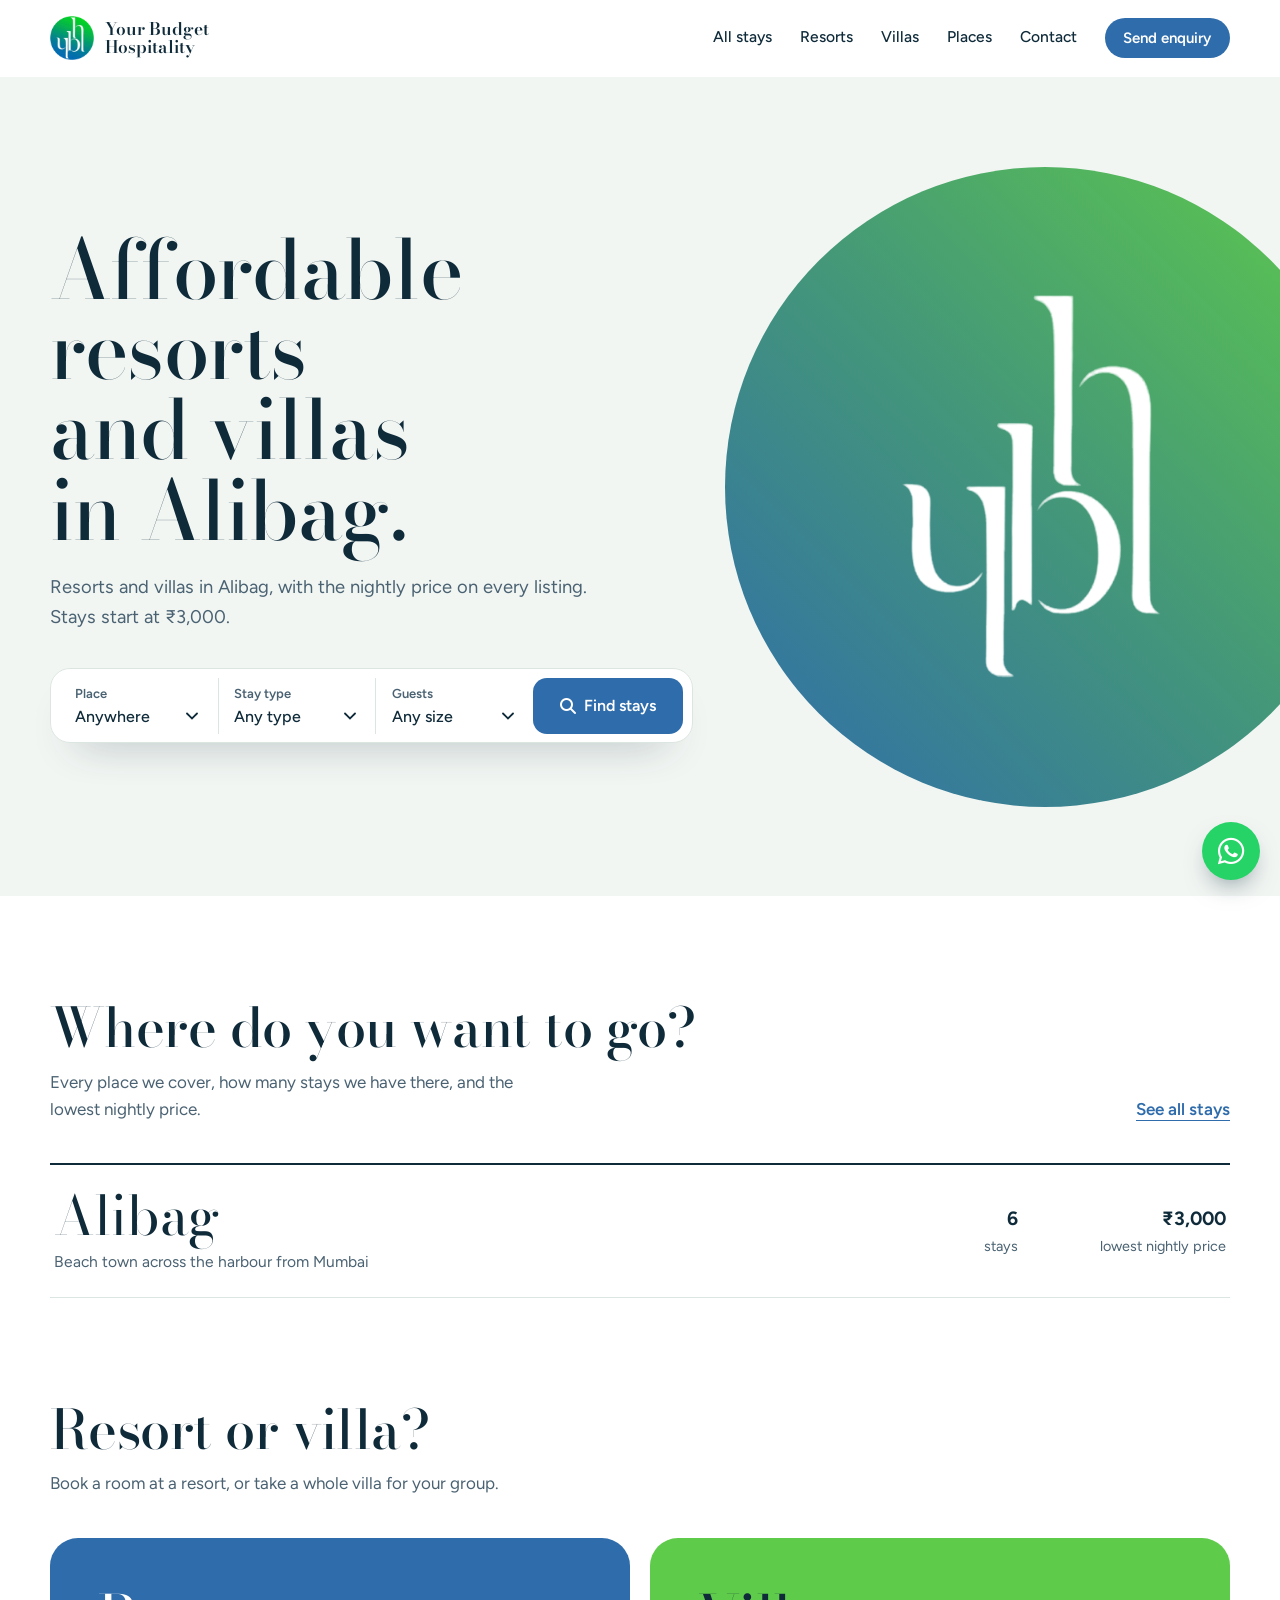
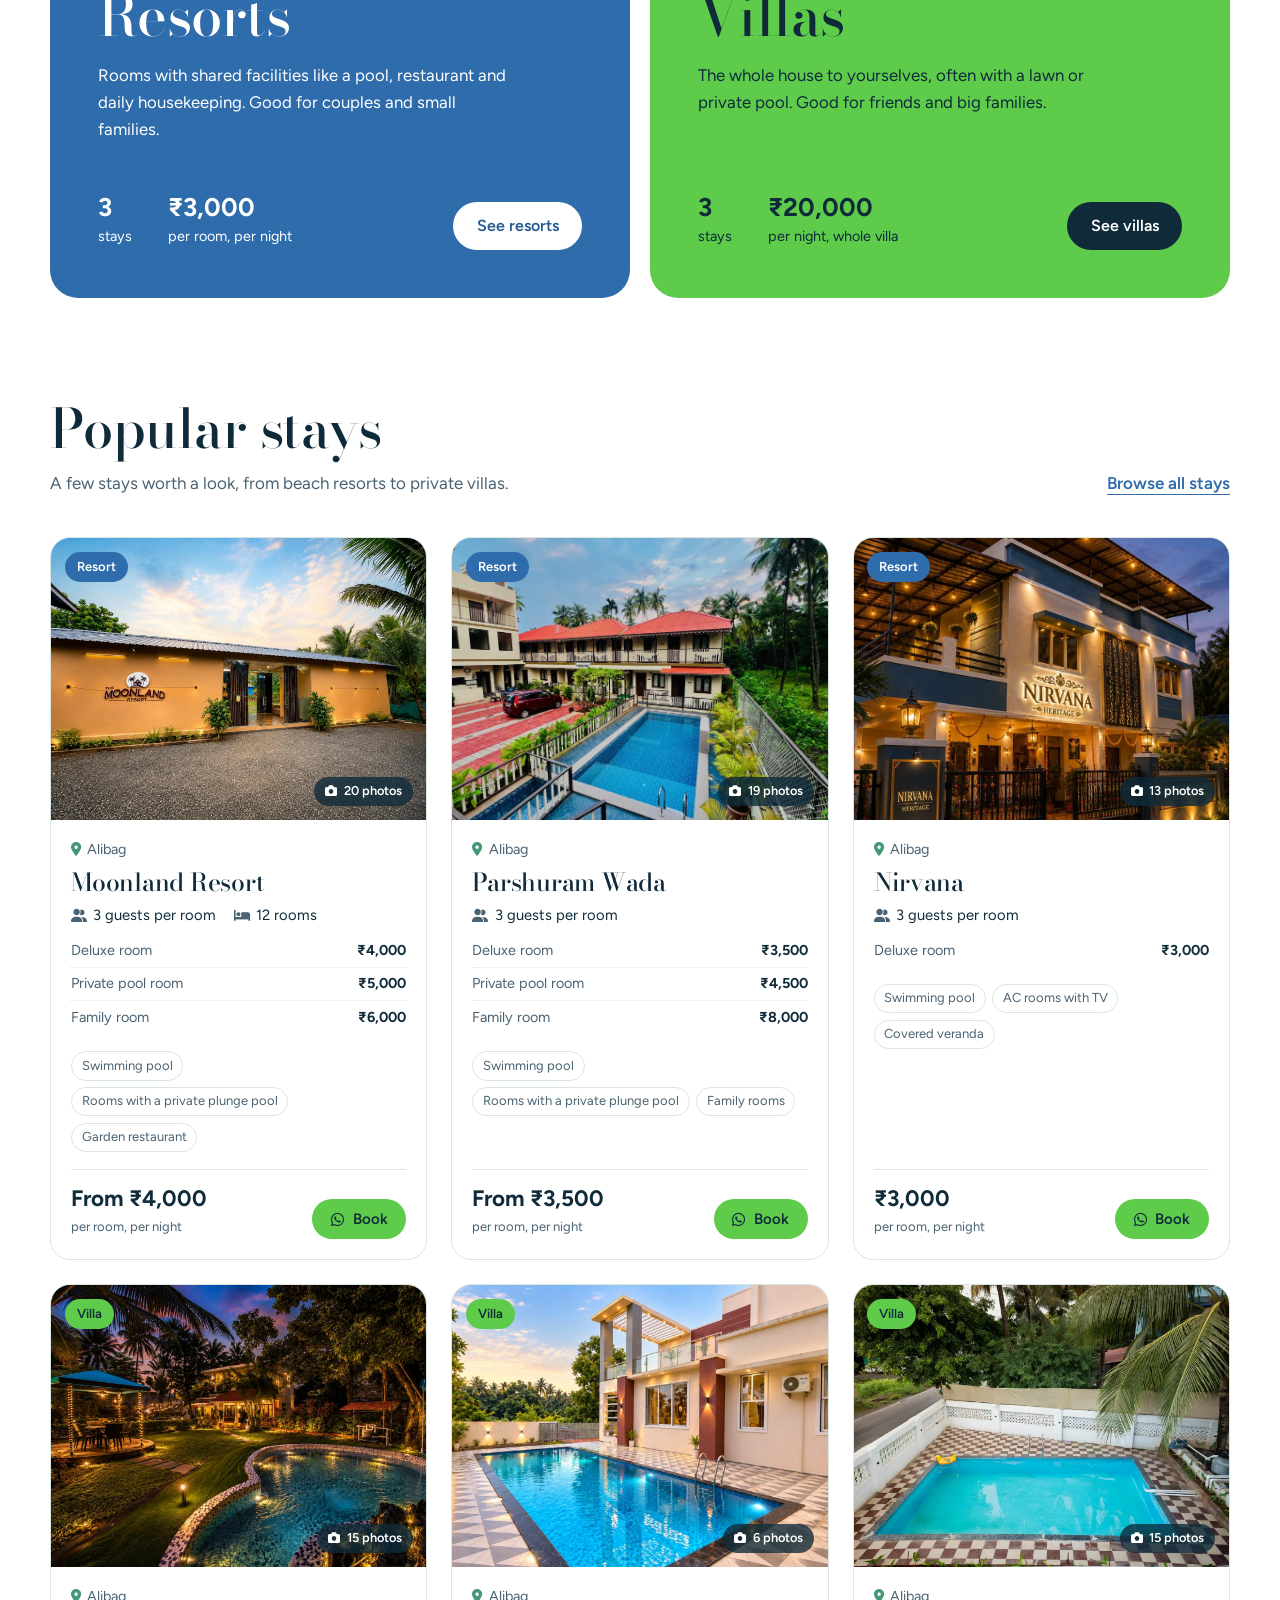
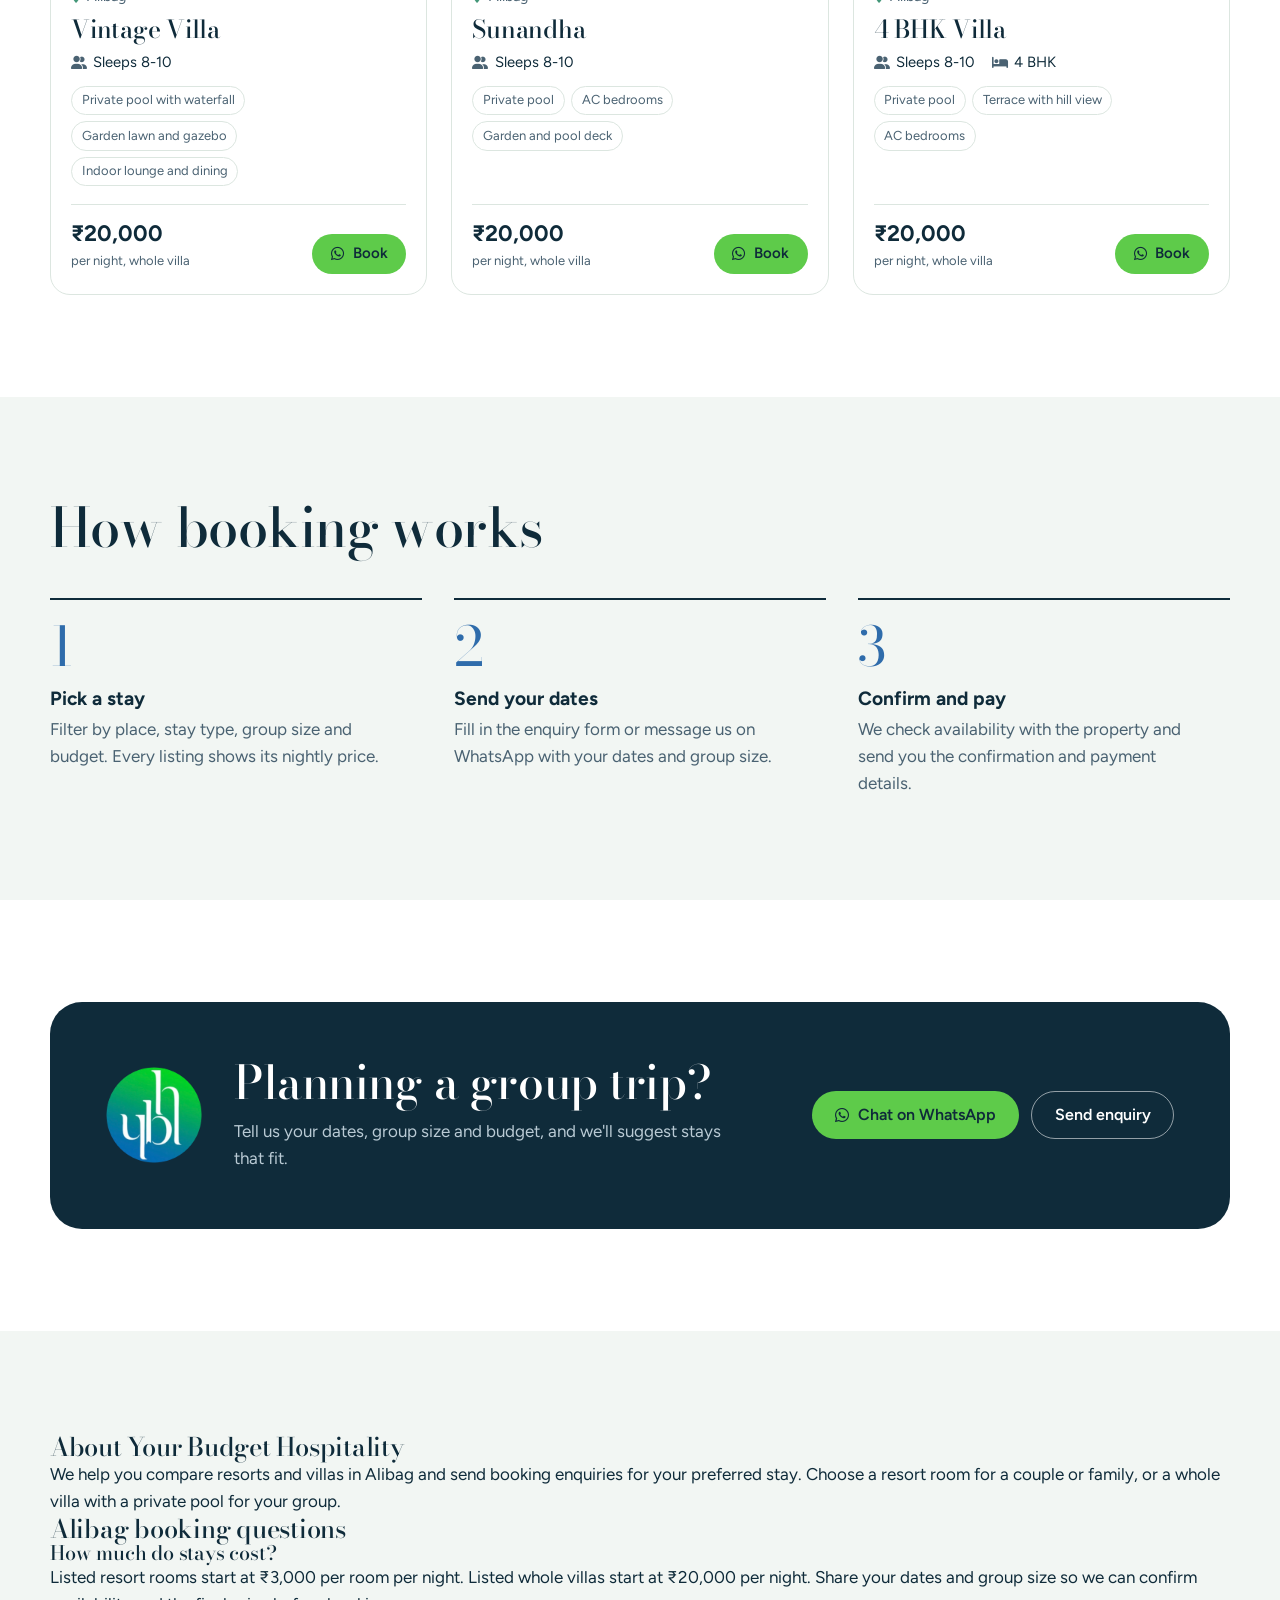
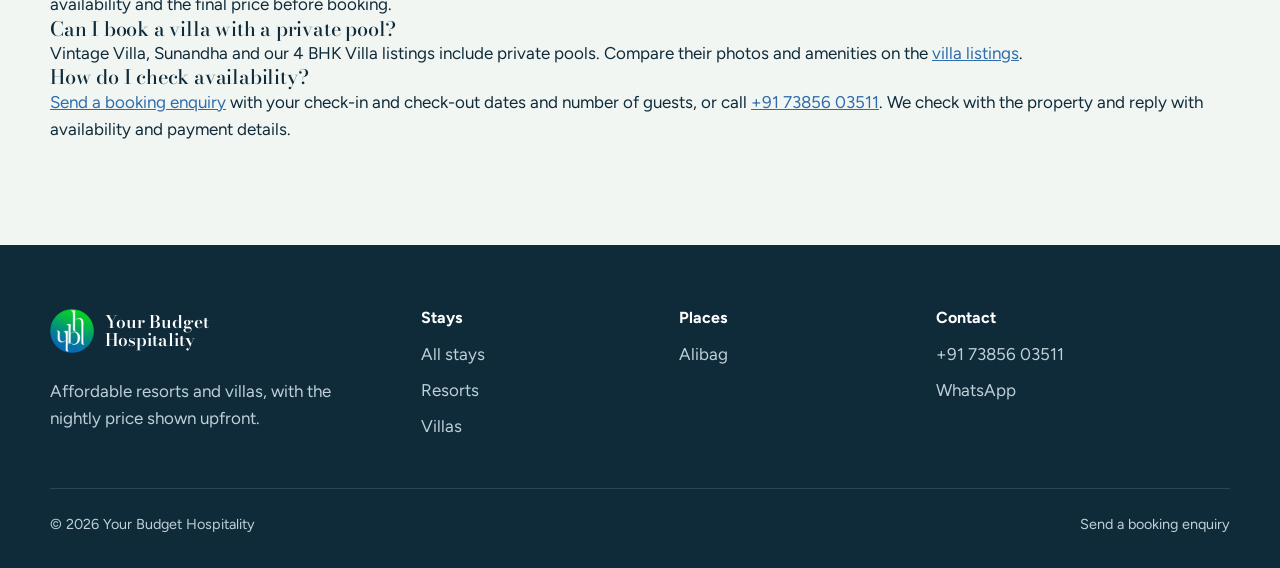
<file: index.html>
<!DOCTYPE html>
<html lang="en">
<head>
  <meta name="google-site-verification" content="5O5P1I63wpCCFTD4h6nEB-4lyIFNaFLgumuP-vCwq-Y" />
  <meta charset="UTF-8">
  <meta name="viewport" content="width=device-width, initial-scale=1.0">
  <title>Your Budget Hospitality | Resorts &amp; Villas in Alibag</title>
  <meta name="description" content="Find affordable resorts and private pool villas in Alibag with Your Budget Hospitality. Compare nightly prices and send a booking enquiry on WhatsApp.">
  <link rel="canonical" href="https://www.yourbudgethospitality.com/">
  <meta name="robots" content="index, follow, max-image-preview:large">
  <meta property="og:type" content="website">
  <meta property="og:site_name" content="Your Budget Hospitality">
  <meta property="og:title" content="Your Budget Hospitality | Resorts &amp; Villas in Alibag">
  <meta property="og:description" content="Find affordable resorts and private pool villas in Alibag with Your Budget Hospitality. Compare nightly prices and send a booking enquiry on WhatsApp.">
  <meta property="og:url" content="https://www.yourbudgethospitality.com/">
  <meta property="og:image" content="https://www.yourbudgethospitality.com/images/moonland-resort-02-pool-night.jpg">
  <meta property="og:image:alt" content="Swimming pool at Moonland Resort in Alibag">
  <meta name="twitter:card" content="summary_large_image">
  <script type="application/ld+json">{"@context":"https://schema.org","@graph":[{"@type":"Organization","@id":"https://www.yourbudgethospitality.com/#organization","name":"Your Budget Hospitality","url":"https://www.yourbudgethospitality.com/","logo":"https://www.yourbudgethospitality.com/ybh-mark.png","telephone":"+917385603511","description":"Booking enquiries for affordable resorts and private pool villas in Alibag, Maharashtra.","areaServed":{"@type":"City","name":"Alibag"}},{"@type":"WebSite","@id":"https://www.yourbudgethospitality.com/#website","url":"https://www.yourbudgethospitality.com/","name":"Your Budget Hospitality","publisher":{"@id":"https://www.yourbudgethospitality.com/#organization"},"inLanguage":"en-IN"},{"@type":"WebPage","@id":"https://www.yourbudgethospitality.com/#webpage","url":"https://www.yourbudgethospitality.com/","name":"Your Budget Hospitality | Resorts & Villas in Alibag","description":"Find affordable resorts and private pool villas in Alibag with Your Budget Hospitality. Compare nightly prices and send a booking enquiry on WhatsApp.","isPartOf":{"@id":"https://www.yourbudgethospitality.com/#website"},"about":{"@id":"https://www.yourbudgethospitality.com/#organization"},"inLanguage":"en-IN"}]}</script>
  <meta name="theme-color" content="#2F6CAB">
  <link rel="icon" href="favicon.ico" sizes="any">
  <link rel="icon" type="image/png" sizes="32x32" href="favicon-32x32.png">
  <link rel="apple-touch-icon" href="apple-touch-icon.png">
  <link rel="preconnect" href="https://fonts.googleapis.com">
  <link rel="preconnect" href="https://fonts.gstatic.com" crossorigin>
  <link rel="stylesheet" href="https://fonts.googleapis.com/css2?family=Bodoni+Moda:opsz,wght@6..96,400..700&family=Figtree:wght@400;500;600;700&display=swap">
  <link rel="stylesheet" href="https://cdnjs.cloudflare.com/ajax/libs/font-awesome/6.5.1/css/all.min.css">
  <link rel="stylesheet" href="style.css">
  <script src="data.js" defer></script>
  <script src="main.js" defer></script>
</head>
<body data-page="home">
  <a class="skip-link" href="#main">Skip to content</a>

  <header class="site-header" id="siteHeader">
    <div class="wrap nav">
      <a class="brand" href="/">
        <img src="ybh-mark.png" alt="" width="44" height="44">
        <span>Your Budget<br>Hospitality</span>
      </a>
      <button class="nav-toggle" type="button" aria-expanded="false" aria-controls="navMenu">
        <i class="fa-solid fa-bars" aria-hidden="true"></i><span class="sr-only">Menu</span>
      </button>
      <nav class="nav-menu" id="navMenu" aria-label="Main">
        <a class="nav-link" href="properties.html">All stays</a>
        <a class="nav-link" href="/resorts-in-alibag.html">Resorts</a>
        <a class="nav-link" href="/villas-in-alibag.html">Villas</a>
        <a class="nav-link" href="/#places">Places</a>
        <a class="nav-link" href="contact.html">Contact</a>
        <a class="btn btn-primary btn-sm" href="contact.html">Send enquiry</a>
      </nav>
    </div>
  </header>

  <main id="main">
    <section class="hero">
      <div class="wrap hero-grid">
        <div class="hero-copy">
          <h1>Affordable resorts and villas in Alibag.</h1>
          <p class="hero-sub" id="heroSummary">Your Budget Hospitality helps you find resorts and private pool villas in Alibag, Maharashtra. Compare nightly prices and enquire with your dates and group size.</p>

          <form class="search" id="heroSearch" role="search" aria-label="Find a stay">
            <div class="field">
              <label for="sPlace">Place</label>
              <select id="sPlace" name="place"><option value="">Anywhere</option></select>
            </div>
            <div class="field">
              <label for="sType">Stay type</label>
              <select id="sType" name="type">
                <option value="">Any type</option>
                <option value="resort">Resort</option>
                <option value="villa">Villa</option>
              </select>
            </div>
            <div class="field">
              <label for="sGuests">Guests</label>
              <select id="sGuests" name="guests">
              <option value="">Any size</option>
              <option value="2">2 or more</option>
              <option value="4">4 or more</option>
              <option value="6">6 or more</option>
              <option value="8">8 or more</option>
              <option value="10">10 or more</option>
              <option value="15">15 or more</option>
              </select>
            </div>
            <button class="btn btn-primary" type="submit"><i class="fa-solid fa-magnifying-glass" aria-hidden="true"></i>Find stays</button>
          </form>
        </div>

        <div class="hero-visual" aria-hidden="true">
          <div class="disc"><img src="ybh-letters-white.png" alt=""></div>
        </div>
      </div>
    </section>

    <section class="section" id="places">
      <div class="wrap">
        <div class="section-head">
          <div>
            <h2>Where do you want to go?</h2>
            <p>Every place we cover, how many stays we have there, and the lowest nightly price.</p>
          </div>
          <a class="link-quiet" href="properties.html">See all stays</a>
        </div>
        <ul class="place-list" id="placeList"><li><a class="place-row" href="properties.html?place=Alibag"><span class="place-name">Alibag<span class="place-blurb">Beach town across the harbour from Mumbai</span></span><span class="place-meta"><strong>6</strong>stays</span><span class="place-meta"><strong>₹3,000</strong>lowest nightly price</span></a></li></ul>
      </div>
    </section>

    <section class="section section-flush">
      <div class="wrap">
        <div class="section-head">
          <div>
            <h2>Resort or villa?</h2>
            <p>Book a room at a resort, or take a whole villa for your group.</p>
          </div>
        </div>
        <div class="types">
          <article class="type-panel type-resort">
            <h3>Resorts</h3>
            <p>Rooms with shared facilities like a pool, restaurant and daily housekeeping. Good for couples and small families.</p>
            <div class="type-meta">
              <div><strong data-type-count="resort">3</strong><span>stays</span></div>
              <div><strong data-type-from="resort">₹3,000</strong><span>per room, per night</span></div>
              <a class="btn" href="/resorts-in-alibag.html">See resorts</a>
            </div>
          </article>
          <article class="type-panel type-villa">
            <h3>Villas</h3>
            <p>The whole house to yourselves, often with a lawn or private pool. Good for friends and big families.</p>
            <div class="type-meta">
              <div><strong data-type-count="villa">3</strong><span>stays</span></div>
              <div><strong data-type-from="villa">₹20,000</strong><span>per night, whole villa</span></div>
              <a class="btn" href="/villas-in-alibag.html">See villas</a>
            </div>
          </article>
        </div>
      </div>
    </section>

    <section class="section section-flush">
      <div class="wrap">
        <div class="section-head">
          <div>
            <h2>Popular stays</h2>
            <p>A few stays worth a look, from beach resorts to private villas.</p>
          </div>
          <a class="link-quiet" href="properties.html">Browse all stays</a>
        </div>
        <div class="stay-grid" id="featuredGrid"><article class="stay-card" id="moonland-resort">
      <div class="stay-media"><svg class="stay-art" viewBox="0 0 400 300" preserveAspectRatio="xMidYMid slice" aria-hidden="true">
      <rect width="400" height="300" fill="#E3EDF6"/>
      <circle cx="84" cy="70" r="28" fill="#fff"/>
      <rect x="150" y="96" width="170" height="114" fill="#fff"/>
      <rect x="144" y="86" width="182" height="12" fill="#2F6CAB" opacity=".85"/>
      <rect x="164" y="112" width="18" height="14" fill="#2F6CAB" opacity=".28"/><rect x="194" y="112" width="18" height="14" fill="#2F6CAB" opacity=".28"/><rect x="224" y="112" width="18" height="14" fill="#2F6CAB" opacity=".28"/><rect x="254" y="112" width="18" height="14" fill="#2F6CAB" opacity=".28"/><rect x="284" y="112" width="18" height="14" fill="#2F6CAB" opacity=".28"/><rect x="164" y="140" width="18" height="14" fill="#2F6CAB" opacity=".28"/><rect x="194" y="140" width="18" height="14" fill="#2F6CAB" opacity=".28"/><rect x="224" y="140" width="18" height="14" fill="#2F6CAB" opacity=".28"/><rect x="254" y="140" width="18" height="14" fill="#2F6CAB" opacity=".28"/><rect x="284" y="140" width="18" height="14" fill="#2F6CAB" opacity=".28"/><rect x="164" y="168" width="18" height="14" fill="#2F6CAB" opacity=".28"/><rect x="194" y="168" width="18" height="14" fill="#2F6CAB" opacity=".28"/><rect x="224" y="168" width="18" height="14" fill="#2F6CAB" opacity=".28"/><rect x="254" y="168" width="18" height="14" fill="#2F6CAB" opacity=".28"/><rect x="284" y="168" width="18" height="14" fill="#2F6CAB" opacity=".28"/>
      <path d="M0 210H400V300H0Z" fill="#2F6CAB" opacity=".22"/>
      <path d="M0 238C30 230 50 246 80 238S130 230 160 238 210 246 240 238 290 230 320 238 370 246 400 238" stroke="#fff" stroke-width="4" fill="none" opacity=".85"/>
      <path d="M0 268C30 260 50 276 80 268S130 260 160 268 210 276 240 268 290 260 320 268 370 276 400 268" stroke="#fff" stroke-width="4" fill="none" opacity=".6"/>
      <path d="M72 212C74 180 72 158 64 132" stroke="#0F2B3A" stroke-width="5" fill="none" stroke-linecap="round" opacity=".5"/>
      <path d="M64 132C46 122 30 126 18 138M64 132C80 118 98 120 110 130M64 132C58 112 62 98 72 90M64 132C84 136 94 148 98 162" stroke="#449779" stroke-width="7" fill="none" stroke-linecap="round"/>
    </svg><img src="images/moonland-resort-01-entrance.jpg" alt="Moonland Resort, Alibag" loading="lazy" onerror="this.remove()"><button class="media-btn" type="button" data-gallery="moonland-resort" aria-label="View photos of Moonland Resort"></button>
         <span class="photo-count"><i class="fa-solid fa-camera" aria-hidden="true"></i>20 photos</span><span class="stay-tag tag-resort">Resort</span></div>
      <div class="stay-body">
        <p class="stay-place"><i class="fa-solid fa-location-dot" aria-hidden="true"></i>Alibag</p>
        <h3 class="stay-name"><a class="stay-link" href="/stays/moonland-resort.html">Moonland Resort</a></h3>
        <ul class="stay-facts">
          <li><i class="fa-solid fa-user-group" aria-hidden="true"></i>3 guests per room</li>
          <li><i class="fa-solid fa-bed" aria-hidden="true"></i>12 rooms</li>
        </ul>
        <ul class="room-list"><li><span>Deluxe room</span><strong>₹4,000</strong></li><li><span>Private pool room</span><strong>₹5,000</strong></li><li><span>Family room</span><strong>₹6,000</strong></li></ul>
        <ul class="stay-highlights"><li>Swimming pool</li><li>Rooms with a private plunge pool</li><li>Garden restaurant</li></ul>
        <div class="stay-foot">
          <p class="price"><strong>From ₹4,000</strong><span>per room, per night</span></p>
          <a class="btn btn-whatsapp btn-sm" href="https://wa.me/917385603511?text=Hi%20Your%20Budget%20Hospitality%2C%20I'd%20like%20to%20book%20Moonland%20Resort%20in%20Alibag.%20Please%20share%20availability%20and%20the%20total%20price." target="_blank" rel="noopener" aria-label="Book Moonland Resort on WhatsApp"><i class="fa-brands fa-whatsapp" aria-hidden="true"></i>Book</a>
        </div>
      </div>
    </article><article class="stay-card" id="parshuram-wada">
      <div class="stay-media"><svg class="stay-art" viewBox="0 0 400 300" preserveAspectRatio="xMidYMid slice" aria-hidden="true">
      <rect width="400" height="300" fill="#E3EDF6"/>
      <circle cx="84" cy="70" r="28" fill="#fff"/>
      <rect x="150" y="96" width="170" height="114" fill="#fff"/>
      <rect x="144" y="86" width="182" height="12" fill="#2F6CAB" opacity=".85"/>
      <rect x="164" y="112" width="18" height="14" fill="#2F6CAB" opacity=".28"/><rect x="194" y="112" width="18" height="14" fill="#2F6CAB" opacity=".28"/><rect x="224" y="112" width="18" height="14" fill="#2F6CAB" opacity=".28"/><rect x="254" y="112" width="18" height="14" fill="#2F6CAB" opacity=".28"/><rect x="284" y="112" width="18" height="14" fill="#2F6CAB" opacity=".28"/><rect x="164" y="140" width="18" height="14" fill="#2F6CAB" opacity=".28"/><rect x="194" y="140" width="18" height="14" fill="#2F6CAB" opacity=".28"/><rect x="224" y="140" width="18" height="14" fill="#2F6CAB" opacity=".28"/><rect x="254" y="140" width="18" height="14" fill="#2F6CAB" opacity=".28"/><rect x="284" y="140" width="18" height="14" fill="#2F6CAB" opacity=".28"/><rect x="164" y="168" width="18" height="14" fill="#2F6CAB" opacity=".28"/><rect x="194" y="168" width="18" height="14" fill="#2F6CAB" opacity=".28"/><rect x="224" y="168" width="18" height="14" fill="#2F6CAB" opacity=".28"/><rect x="254" y="168" width="18" height="14" fill="#2F6CAB" opacity=".28"/><rect x="284" y="168" width="18" height="14" fill="#2F6CAB" opacity=".28"/>
      <path d="M0 210H400V300H0Z" fill="#2F6CAB" opacity=".22"/>
      <path d="M0 238C30 230 50 246 80 238S130 230 160 238 210 246 240 238 290 230 320 238 370 246 400 238" stroke="#fff" stroke-width="4" fill="none" opacity=".85"/>
      <path d="M0 268C30 260 50 276 80 268S130 260 160 268 210 276 240 268 290 260 320 268 370 276 400 268" stroke="#fff" stroke-width="4" fill="none" opacity=".6"/>
      <path d="M72 212C74 180 72 158 64 132" stroke="#0F2B3A" stroke-width="5" fill="none" stroke-linecap="round" opacity=".5"/>
      <path d="M64 132C46 122 30 126 18 138M64 132C80 118 98 120 110 130M64 132C58 112 62 98 72 90M64 132C84 136 94 148 98 162" stroke="#449779" stroke-width="7" fill="none" stroke-linecap="round"/>
    </svg><img src="images/parshuram-wada-01-pool-and-property.jpg" alt="Parshuram Wada, Alibag" loading="lazy" onerror="this.remove()"><button class="media-btn" type="button" data-gallery="parshuram-wada" aria-label="View photos of Parshuram Wada"></button>
         <span class="photo-count"><i class="fa-solid fa-camera" aria-hidden="true"></i>19 photos</span><span class="stay-tag tag-resort">Resort</span></div>
      <div class="stay-body">
        <p class="stay-place"><i class="fa-solid fa-location-dot" aria-hidden="true"></i>Alibag</p>
        <h3 class="stay-name"><a class="stay-link" href="/stays/parshuram-wada.html">Parshuram Wada</a></h3>
        <ul class="stay-facts">
          <li><i class="fa-solid fa-user-group" aria-hidden="true"></i>3 guests per room</li>

        </ul>
        <ul class="room-list"><li><span>Deluxe room</span><strong>₹3,500</strong></li><li><span>Private pool room</span><strong>₹4,500</strong></li><li><span>Family room</span><strong>₹8,000</strong></li></ul>
        <ul class="stay-highlights"><li>Swimming pool</li><li>Rooms with a private plunge pool</li><li>Family rooms</li></ul>
        <div class="stay-foot">
          <p class="price"><strong>From ₹3,500</strong><span>per room, per night</span></p>
          <a class="btn btn-whatsapp btn-sm" href="https://wa.me/917385603511?text=Hi%20Your%20Budget%20Hospitality%2C%20I'd%20like%20to%20book%20Parshuram%20Wada%20in%20Alibag.%20Please%20share%20availability%20and%20the%20total%20price." target="_blank" rel="noopener" aria-label="Book Parshuram Wada on WhatsApp"><i class="fa-brands fa-whatsapp" aria-hidden="true"></i>Book</a>
        </div>
      </div>
    </article><article class="stay-card" id="nirvana">
      <div class="stay-media"><svg class="stay-art" viewBox="0 0 400 300" preserveAspectRatio="xMidYMid slice" aria-hidden="true">
      <rect width="400" height="300" fill="#E3EDF6"/>
      <circle cx="84" cy="70" r="28" fill="#fff"/>
      <rect x="150" y="96" width="170" height="114" fill="#fff"/>
      <rect x="144" y="86" width="182" height="12" fill="#2F6CAB" opacity=".85"/>
      <rect x="164" y="112" width="18" height="14" fill="#2F6CAB" opacity=".28"/><rect x="194" y="112" width="18" height="14" fill="#2F6CAB" opacity=".28"/><rect x="224" y="112" width="18" height="14" fill="#2F6CAB" opacity=".28"/><rect x="254" y="112" width="18" height="14" fill="#2F6CAB" opacity=".28"/><rect x="284" y="112" width="18" height="14" fill="#2F6CAB" opacity=".28"/><rect x="164" y="140" width="18" height="14" fill="#2F6CAB" opacity=".28"/><rect x="194" y="140" width="18" height="14" fill="#2F6CAB" opacity=".28"/><rect x="224" y="140" width="18" height="14" fill="#2F6CAB" opacity=".28"/><rect x="254" y="140" width="18" height="14" fill="#2F6CAB" opacity=".28"/><rect x="284" y="140" width="18" height="14" fill="#2F6CAB" opacity=".28"/><rect x="164" y="168" width="18" height="14" fill="#2F6CAB" opacity=".28"/><rect x="194" y="168" width="18" height="14" fill="#2F6CAB" opacity=".28"/><rect x="224" y="168" width="18" height="14" fill="#2F6CAB" opacity=".28"/><rect x="254" y="168" width="18" height="14" fill="#2F6CAB" opacity=".28"/><rect x="284" y="168" width="18" height="14" fill="#2F6CAB" opacity=".28"/>
      <path d="M0 210H400V300H0Z" fill="#2F6CAB" opacity=".22"/>
      <path d="M0 238C30 230 50 246 80 238S130 230 160 238 210 246 240 238 290 230 320 238 370 246 400 238" stroke="#fff" stroke-width="4" fill="none" opacity=".85"/>
      <path d="M0 268C30 260 50 276 80 268S130 260 160 268 210 276 240 268 290 260 320 268 370 276 400 268" stroke="#fff" stroke-width="4" fill="none" opacity=".6"/>
      <path d="M72 212C74 180 72 158 64 132" stroke="#0F2B3A" stroke-width="5" fill="none" stroke-linecap="round" opacity=".5"/>
      <path d="M64 132C46 122 30 126 18 138M64 132C80 118 98 120 110 130M64 132C58 112 62 98 72 90M64 132C84 136 94 148 98 162" stroke="#449779" stroke-width="7" fill="none" stroke-linecap="round"/>
    </svg><img src="images/nirvana-01-entrance-evening.jpg" alt="Nirvana, Alibag" loading="lazy" onerror="this.remove()"><button class="media-btn" type="button" data-gallery="nirvana" aria-label="View photos of Nirvana"></button>
         <span class="photo-count"><i class="fa-solid fa-camera" aria-hidden="true"></i>13 photos</span><span class="stay-tag tag-resort">Resort</span></div>
      <div class="stay-body">
        <p class="stay-place"><i class="fa-solid fa-location-dot" aria-hidden="true"></i>Alibag</p>
        <h3 class="stay-name"><a class="stay-link" href="/stays/nirvana.html">Nirvana</a></h3>
        <ul class="stay-facts">
          <li><i class="fa-solid fa-user-group" aria-hidden="true"></i>3 guests per room</li>

        </ul>
        <ul class="room-list"><li><span>Deluxe room</span><strong>₹3,000</strong></li></ul>
        <ul class="stay-highlights"><li>Swimming pool</li><li>AC rooms with TV</li><li>Covered veranda</li></ul>
        <div class="stay-foot">
          <p class="price"><strong>₹3,000</strong><span>per room, per night</span></p>
          <a class="btn btn-whatsapp btn-sm" href="https://wa.me/917385603511?text=Hi%20Your%20Budget%20Hospitality%2C%20I'd%20like%20to%20book%20Nirvana%20in%20Alibag.%20Please%20share%20availability%20and%20the%20total%20price." target="_blank" rel="noopener" aria-label="Book Nirvana on WhatsApp"><i class="fa-brands fa-whatsapp" aria-hidden="true"></i>Book</a>
        </div>
      </div>
    </article><article class="stay-card" id="vintage-villa">
      <div class="stay-media"><svg class="stay-art" viewBox="0 0 400 300" preserveAspectRatio="xMidYMid slice" aria-hidden="true">
        <rect width="400" height="300" fill="#E4F2E1"/>
        <circle cx="318" cy="72" r="30" fill="#fff"/>
        <path d="M0 214C70 176 140 190 210 206S340 180 400 196V300H0Z" fill="#5ECB4A" opacity=".35"/>
        <path d="M0 246C90 226 180 240 260 232S360 222 400 230V300H0Z" fill="#449779" opacity=".45"/>
        <path d="M118 152L190 104L262 152Z" fill="#449779"/>
        <rect x="132" y="150" width="116" height="78" fill="#fff"/>
        <rect x="178" y="184" width="24" height="44" fill="#2F6CAB" opacity=".75"/>
        <rect x="146" y="166" width="22" height="18" fill="#2F6CAB" opacity=".3"/>
        <rect x="212" y="166" width="22" height="18" fill="#2F6CAB" opacity=".3"/>
        <path d="M302 236C304 198 302 170 292 138" stroke="#0F2B3A" stroke-width="5" fill="none" stroke-linecap="round" opacity=".5"/>
        <path d="M292 138C274 128 258 132 246 144M292 138C308 124 326 126 338 136M292 138C286 118 290 104 300 96M292 138C272 142 262 156 260 170M292 138C312 142 322 154 326 168" stroke="#2F8F3E" stroke-width="7" fill="none" stroke-linecap="round"/>
      </svg><img src="images/vintage-villa-01-pool-night.jpg" alt="Vintage Villa, Alibag" loading="lazy" onerror="this.remove()"><button class="media-btn" type="button" data-gallery="vintage-villa" aria-label="View photos of Vintage Villa"></button>
         <span class="photo-count"><i class="fa-solid fa-camera" aria-hidden="true"></i>15 photos</span><span class="stay-tag tag-villa">Villa</span></div>
      <div class="stay-body">
        <p class="stay-place"><i class="fa-solid fa-location-dot" aria-hidden="true"></i>Alibag</p>
        <h3 class="stay-name"><a class="stay-link" href="/stays/vintage-villa.html">Vintage Villa</a></h3>
        <ul class="stay-facts">
          <li><i class="fa-solid fa-user-group" aria-hidden="true"></i>Sleeps 8-10</li>

        </ul>

        <ul class="stay-highlights"><li>Private pool with waterfall</li><li>Garden lawn and gazebo</li><li>Indoor lounge and dining</li></ul>
        <div class="stay-foot">
          <p class="price"><strong>₹20,000</strong><span>per night, whole villa</span></p>
          <a class="btn btn-whatsapp btn-sm" href="https://wa.me/917385603511?text=Hi%20Your%20Budget%20Hospitality%2C%20I'd%20like%20to%20book%20Vintage%20Villa%20in%20Alibag.%20Please%20share%20availability%20and%20the%20total%20price." target="_blank" rel="noopener" aria-label="Book Vintage Villa on WhatsApp"><i class="fa-brands fa-whatsapp" aria-hidden="true"></i>Book</a>
        </div>
      </div>
    </article><article class="stay-card" id="sunandha">
      <div class="stay-media"><svg class="stay-art" viewBox="0 0 400 300" preserveAspectRatio="xMidYMid slice" aria-hidden="true">
        <rect width="400" height="300" fill="#E4F2E1"/>
        <circle cx="318" cy="72" r="30" fill="#fff"/>
        <path d="M0 214C70 176 140 190 210 206S340 180 400 196V300H0Z" fill="#5ECB4A" opacity=".35"/>
        <path d="M0 246C90 226 180 240 260 232S360 222 400 230V300H0Z" fill="#449779" opacity=".45"/>
        <path d="M118 152L190 104L262 152Z" fill="#449779"/>
        <rect x="132" y="150" width="116" height="78" fill="#fff"/>
        <rect x="178" y="184" width="24" height="44" fill="#2F6CAB" opacity=".75"/>
        <rect x="146" y="166" width="22" height="18" fill="#2F6CAB" opacity=".3"/>
        <rect x="212" y="166" width="22" height="18" fill="#2F6CAB" opacity=".3"/>
        <path d="M302 236C304 198 302 170 292 138" stroke="#0F2B3A" stroke-width="5" fill="none" stroke-linecap="round" opacity=".5"/>
        <path d="M292 138C274 128 258 132 246 144M292 138C308 124 326 126 338 136M292 138C286 118 290 104 300 96M292 138C272 142 262 156 260 170M292 138C312 142 322 154 326 168" stroke="#2F8F3E" stroke-width="7" fill="none" stroke-linecap="round"/>
      </svg><img src="images/sunandha-1-pool.jpg" alt="Sunandha, Alibag" loading="lazy" onerror="this.remove()"><button class="media-btn" type="button" data-gallery="sunandha" aria-label="View photos of Sunandha"></button>
         <span class="photo-count"><i class="fa-solid fa-camera" aria-hidden="true"></i>6 photos</span><span class="stay-tag tag-villa">Villa</span></div>
      <div class="stay-body">
        <p class="stay-place"><i class="fa-solid fa-location-dot" aria-hidden="true"></i>Alibag</p>
        <h3 class="stay-name"><a class="stay-link" href="/stays/sunandha.html">Sunandha</a></h3>
        <ul class="stay-facts">
          <li><i class="fa-solid fa-user-group" aria-hidden="true"></i>Sleeps 8-10</li>

        </ul>

        <ul class="stay-highlights"><li>Private pool</li><li>AC bedrooms</li><li>Garden and pool deck</li></ul>
        <div class="stay-foot">
          <p class="price"><strong>₹20,000</strong><span>per night, whole villa</span></p>
          <a class="btn btn-whatsapp btn-sm" href="https://wa.me/917385603511?text=Hi%20Your%20Budget%20Hospitality%2C%20I'd%20like%20to%20book%20Sunandha%20in%20Alibag.%20Please%20share%20availability%20and%20the%20total%20price." target="_blank" rel="noopener" aria-label="Book Sunandha on WhatsApp"><i class="fa-brands fa-whatsapp" aria-hidden="true"></i>Book</a>
        </div>
      </div>
    </article><article class="stay-card" id="4-bhk-villa">
      <div class="stay-media"><svg class="stay-art" viewBox="0 0 400 300" preserveAspectRatio="xMidYMid slice" aria-hidden="true">
        <rect width="400" height="300" fill="#E4F2E1"/>
        <circle cx="318" cy="72" r="30" fill="#fff"/>
        <path d="M0 214C70 176 140 190 210 206S340 180 400 196V300H0Z" fill="#5ECB4A" opacity=".35"/>
        <path d="M0 246C90 226 180 240 260 232S360 222 400 230V300H0Z" fill="#449779" opacity=".45"/>
        <path d="M118 152L190 104L262 152Z" fill="#449779"/>
        <rect x="132" y="150" width="116" height="78" fill="#fff"/>
        <rect x="178" y="184" width="24" height="44" fill="#2F6CAB" opacity=".75"/>
        <rect x="146" y="166" width="22" height="18" fill="#2F6CAB" opacity=".3"/>
        <rect x="212" y="166" width="22" height="18" fill="#2F6CAB" opacity=".3"/>
        <path d="M302 236C304 198 302 170 292 138" stroke="#0F2B3A" stroke-width="5" fill="none" stroke-linecap="round" opacity=".5"/>
        <path d="M292 138C274 128 258 132 246 144M292 138C308 124 326 126 338 136M292 138C286 118 290 104 300 96M292 138C272 142 262 156 260 170M292 138C312 142 322 154 326 168" stroke="#2F8F3E" stroke-width="7" fill="none" stroke-linecap="round"/>
      </svg><img src="images/4-bhk-villa-01-pool.jpg" alt="4 BHK Villa, Alibag" loading="lazy" onerror="this.remove()"><button class="media-btn" type="button" data-gallery="4-bhk-villa" aria-label="View photos of 4 BHK Villa"></button>
         <span class="photo-count"><i class="fa-solid fa-camera" aria-hidden="true"></i>15 photos</span><span class="stay-tag tag-villa">Villa</span></div>
      <div class="stay-body">
        <p class="stay-place"><i class="fa-solid fa-location-dot" aria-hidden="true"></i>Alibag</p>
        <h3 class="stay-name"><a class="stay-link" href="/stays/4-bhk-villa.html">4 BHK Villa</a></h3>
        <ul class="stay-facts">
          <li><i class="fa-solid fa-user-group" aria-hidden="true"></i>Sleeps 8-10</li>
          <li><i class="fa-solid fa-bed" aria-hidden="true"></i>4 BHK</li>
        </ul>

        <ul class="stay-highlights"><li>Private pool</li><li>Terrace with hill view</li><li>AC bedrooms</li></ul>
        <div class="stay-foot">
          <p class="price"><strong>₹20,000</strong><span>per night, whole villa</span></p>
          <a class="btn btn-whatsapp btn-sm" href="https://wa.me/917385603511?text=Hi%20Your%20Budget%20Hospitality%2C%20I'd%20like%20to%20book%204%20BHK%20Villa%20in%20Alibag.%20Please%20share%20availability%20and%20the%20total%20price." target="_blank" rel="noopener" aria-label="Book 4 BHK Villa on WhatsApp"><i class="fa-brands fa-whatsapp" aria-hidden="true"></i>Book</a>
        </div>
      </div>
    </article></div>
      </div>
    </section>

    <section class="section section-mist">
      <div class="wrap">
        <div class="section-head">
          <div><h2>How booking works</h2></div>
        </div>
        <ol class="steps">
          <li class="step">
            <span class="step-num" aria-hidden="true">1</span>
            <h3>Pick a stay</h3>
            <p>Filter by place, stay type, group size and budget. Every listing shows its nightly price.</p>
          </li>
          <li class="step">
            <span class="step-num" aria-hidden="true">2</span>
            <h3>Send your dates</h3>
            <p>Fill in the enquiry form or message us on WhatsApp with your dates and group size.</p>
          </li>
          <li class="step">
            <span class="step-num" aria-hidden="true">3</span>
            <h3>Confirm and pay</h3>
            <p>We check availability with the property and send you the confirmation and payment details.</p>
          </li>
        </ol>
      </div>
    </section>

    <section class="section">
      <div class="wrap">
        <div class="cta on-dark">
          <img src="ybh-mark.png" alt="" width="96" height="96">
          <div>
            <h2>Planning a group trip?</h2>
            <p>Tell us your dates, group size and budget, and we'll suggest stays that fit.</p>
          </div>
          <div class="cta-actions">
            <a class="btn btn-whatsapp" data-site="whatsapp" href="https://wa.me/917385603511"><i class="fa-brands fa-whatsapp" aria-hidden="true"></i>Chat on WhatsApp</a>
            <a class="btn btn-light-outline" href="contact.html">Send enquiry</a>
          </div>
        </div>
      </div>
    </section>
    <section class="section section-mist"><div class="wrap"><h2>About Your Budget Hospitality</h2><p>We help you compare resorts and villas in Alibag and send booking enquiries for your preferred stay. Choose a resort room for a couple or family, or a whole villa with a private pool for your group.</p><h2>Alibag booking questions</h2><h3>How much do stays cost?</h3><p>Listed resort rooms start at ₹3,000 per room per night. Listed whole villas start at ₹20,000 per night. Share your dates and group size so we can confirm availability and the final price before booking.</p><h3>Can I book a villa with a private pool?</h3><p>Vintage Villa, Sunandha and our 4 BHK Villa listings include private pools. Compare their photos and amenities on the <a href="/villas-in-alibag.html">villa listings</a>.</p><h3>How do I check availability?</h3><p><a href="contact.html">Send a booking enquiry</a> with your check-in and check-out dates and number of guests, or call <a href="tel:+917385603511">+91 73856 03511</a>. We check with the property and reply with availability and payment details.</p></div></section>
  </main>

  <footer class="site-footer on-dark">
    <div class="wrap">
      <div class="footer-grid">
        <div class="footer-brand">
          <a class="brand" href="/">
            <img src="ybh-mark.png" alt="" width="44" height="44">
            <span>Your Budget<br>Hospitality</span>
          </a>
          <p>Affordable resorts and villas, with the nightly price shown upfront.</p>
        </div>
        <div>
          <h2 class="footer-title">Stays</h2>
          <ul>
            <li><a href="properties.html">All stays</a></li>
            <li><a href="/resorts-in-alibag.html">Resorts</a></li>
            <li><a href="/villas-in-alibag.html">Villas</a></li>
          </ul>
        </div>
        <div>
          <h2 class="footer-title">Places</h2>
          <ul id="footerPlaces"><li><a href="properties.html?place=Alibag">Alibag</a></li></ul>
        </div>
        <div>
          <h2 class="footer-title">Contact</h2>
          <ul>
            <li><a data-site="phone" href="tel:+917385603511">+91 73856 03511</a></li>
            <li><a data-site="whatsapp" href="https://wa.me/917385603511">WhatsApp</a></li>
          </ul>
        </div>
      </div>
      <div class="footer-bottom">
        <p>&copy; <span id="year">2026</span> Your Budget Hospitality</p>
        <p><a href="contact.html">Send a booking enquiry</a></p>
      </div>
    </div>
  </footer>

  <a class="wa-float" data-site="whatsapp" href="https://wa.me/917385603511" aria-label="Chat on WhatsApp"><i class="fa-brands fa-whatsapp" aria-hidden="true"></i></a>
</body>
</html>
</file>
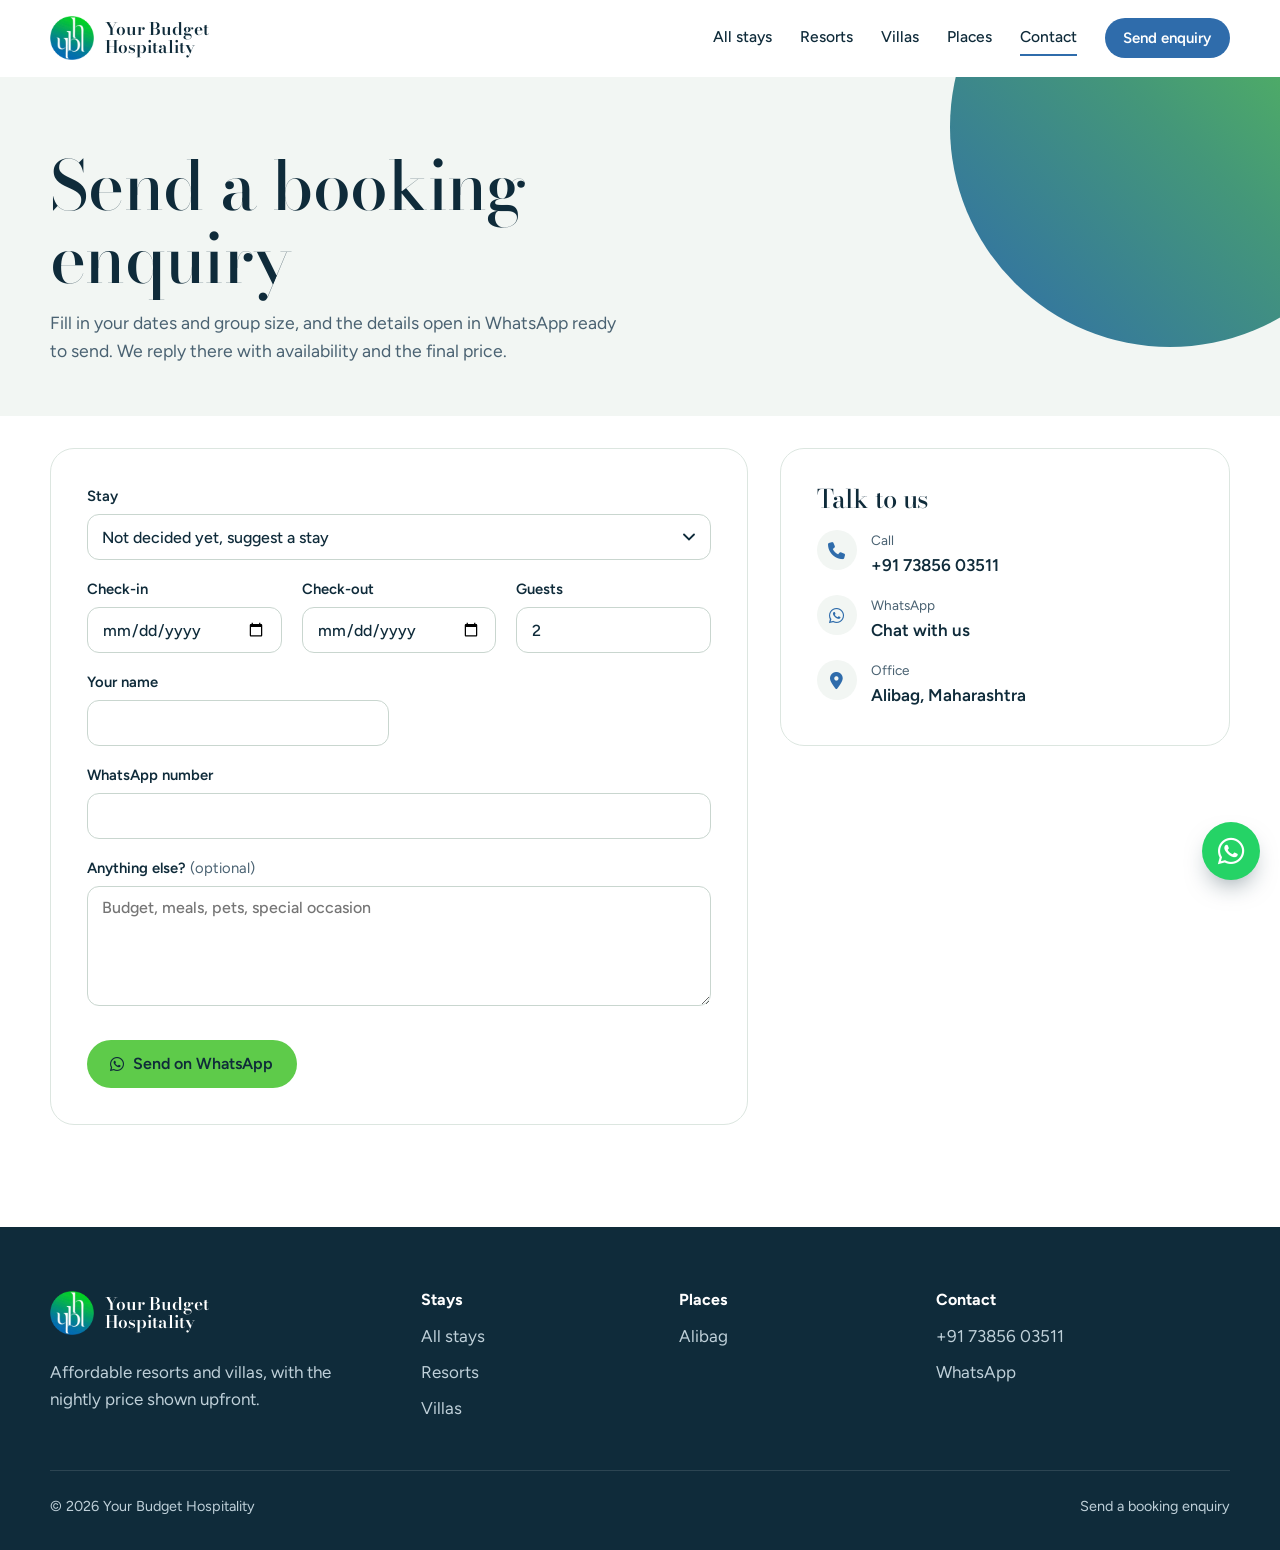
<file: contact.html>
<!DOCTYPE html>
<html lang="en">
<head>
  <meta charset="UTF-8">
  <meta name="viewport" content="width=device-width, initial-scale=1.0">
  <title>Contact &amp; Booking Enquiries | Your Budget Hospitality</title>
  <meta name="description" content="Contact Your Budget Hospitality for resort and villa bookings in Alibag. Call +91 73856 03511 or send your travel dates and group size on WhatsApp.">
  <link rel="canonical" href="https://www.yourbudgethospitality.com/contact.html">
  <meta name="robots" content="index, follow, max-image-preview:large">
  <meta property="og:type" content="website">
  <meta property="og:site_name" content="Your Budget Hospitality">
  <meta property="og:title" content="Contact &amp; Booking Enquiries | Your Budget Hospitality">
  <meta property="og:description" content="Contact Your Budget Hospitality for resort and villa bookings in Alibag. Call +91 73856 03511 or send your travel dates and group size on WhatsApp.">
  <meta property="og:url" content="https://www.yourbudgethospitality.com/contact.html">
  <meta property="og:image" content="https://www.yourbudgethospitality.com/images/moonland-resort-02-pool-night.jpg">
  <meta property="og:image:alt" content="Swimming pool at Moonland Resort in Alibag">
  <meta name="twitter:card" content="summary_large_image">
  <script type="application/ld+json">{"@context":"https://schema.org","@graph":[{"@type":"Organization","@id":"https://www.yourbudgethospitality.com/#organization","name":"Your Budget Hospitality","url":"https://www.yourbudgethospitality.com/","logo":"https://www.yourbudgethospitality.com/ybh-mark.png","telephone":"+917385603511","description":"Booking enquiries for affordable resorts and private pool villas in Alibag, Maharashtra.","areaServed":{"@type":"City","name":"Alibag"}},{"@type":"WebSite","@id":"https://www.yourbudgethospitality.com/#website","url":"https://www.yourbudgethospitality.com/","name":"Your Budget Hospitality","publisher":{"@id":"https://www.yourbudgethospitality.com/#organization"},"inLanguage":"en-IN"},{"@type":"ContactPage","@id":"https://www.yourbudgethospitality.com/contact.html#webpage","url":"https://www.yourbudgethospitality.com/contact.html","name":"Contact & Booking Enquiries | Your Budget Hospitality","description":"Contact Your Budget Hospitality for resort and villa bookings in Alibag. Call +91 73856 03511 or send your travel dates and group size on WhatsApp.","isPartOf":{"@id":"https://www.yourbudgethospitality.com/#website"},"about":{"@id":"https://www.yourbudgethospitality.com/#organization"},"inLanguage":"en-IN"}]}</script>
  <meta name="theme-color" content="#2F6CAB">
  <link rel="icon" href="favicon.ico" sizes="any">
  <link rel="icon" type="image/png" sizes="32x32" href="favicon-32x32.png">
  <link rel="apple-touch-icon" href="apple-touch-icon.png">
  <link rel="preconnect" href="https://fonts.googleapis.com">
  <link rel="preconnect" href="https://fonts.gstatic.com" crossorigin>
  <link rel="stylesheet" href="https://fonts.googleapis.com/css2?family=Bodoni+Moda:opsz,wght@6..96,400..700&family=Figtree:wght@400;500;600;700&display=swap">
  <link rel="stylesheet" href="https://cdnjs.cloudflare.com/ajax/libs/font-awesome/6.5.1/css/all.min.css">
  <link rel="stylesheet" href="style.css">
  <script src="data.js" defer></script>
  <script src="main.js" defer></script>
</head>
<body data-page="contact">
  <a class="skip-link" href="#main">Skip to content</a>

  <header class="site-header" id="siteHeader">
    <div class="wrap nav">
      <a class="brand" href="/">
        <img src="ybh-mark.png" alt="" width="44" height="44">
        <span>Your Budget<br>Hospitality</span>
      </a>
      <button class="nav-toggle" type="button" aria-expanded="false" aria-controls="navMenu">
        <i class="fa-solid fa-bars" aria-hidden="true"></i><span class="sr-only">Menu</span>
      </button>
      <nav class="nav-menu" id="navMenu" aria-label="Main">
        <a class="nav-link" href="properties.html">All stays</a>
        <a class="nav-link" href="/resorts-in-alibag.html">Resorts</a>
        <a class="nav-link" href="/villas-in-alibag.html">Villas</a>
        <a class="nav-link" href="/#places">Places</a>
        <a class="nav-link" href="contact.html" aria-current="page">Contact</a>
        <a class="btn btn-primary btn-sm" href="contact.html">Send enquiry</a>
      </nav>
    </div>
  </header>

  <main id="main">
    <section class="page-head">
      <div class="wrap">
        <h1>Send a booking enquiry</h1>
        <p>Fill in your dates and group size, and the details open in WhatsApp ready to send. We reply there with availability and the final price.</p>
      </div>
    </section>

    <section class="section section-results">
      <div class="wrap contact-grid">
        <div class="panel">
          <form class="form" id="enquiryForm">
            <div class="form-grid">
              <div class="c6">
                <label for="fProperty">Stay</label>
                <select class="input" id="fProperty" name="property"></select>
              </div>
              <div class="c2">
                <label for="fCheckin">Check-in</label>
                <input class="input" type="date" id="fCheckin" name="checkin" required>
              </div>
              <div class="c2">
                <label for="fCheckout">Check-out</label>
                <input class="input" type="date" id="fCheckout" name="checkout" required>
              </div>
              <div class="c2">
                <label for="fGuestCount">Guests</label>
                <input class="input" type="number" id="fGuestCount" name="guests" min="1" max="60" value="2" inputmode="numeric" required>
              </div>
              <div class="c3">
                <label for="fName">Your name</label>
                <input class="input" type="text" id="fName" name="name" autocomplete="name" required>
              </div>
              <div class="c6">
                <label for="fPhone">WhatsApp number</label>
                <input class="input" type="tel" id="fPhone" name="phone" autocomplete="tel" minlength="10" required>
              </div>
              <div class="c6">
                <label for="fMessage">Anything else? <span class="hint">(optional)</span></label>
                <textarea class="input" id="fMessage" name="message" placeholder="Budget, meals, pets, special occasion"></textarea>
              </div>
            </div>
            <div class="form-actions">
              <button class="btn btn-whatsapp" type="submit" id="waBtn"><i class="fa-brands fa-whatsapp" aria-hidden="true"></i>Send on WhatsApp</button>
            </div>
            <p class="form-status" id="formStatus" role="status" aria-live="polite"></p>
          </form>
        </div>

        <aside class="aside">
          <div class="panel preview" id="stayPreview" hidden></div>
          <div class="panel">
            <h2 class="aside-title">Talk to us</h2>
            <ul class="contact-list">
              <li><i class="fa-solid fa-phone" aria-hidden="true"></i><div><span>Call</span><a data-site="phone" href="tel:+917385603511">+91 73856 03511</a></div></li>
              <li><i class="fa-brands fa-whatsapp" aria-hidden="true"></i><div><span>WhatsApp</span><a data-site="whatsapp" href="https://wa.me/917385603511">Chat with us</a></div></li>
              <li><i class="fa-solid fa-location-dot" aria-hidden="true"></i><div><span>Office</span><p data-site="address">Alibag, Maharashtra</p></div></li>
            </ul>
          </div>
        </aside>
      </div>
    </section>
  </main>

  <footer class="site-footer on-dark">
    <div class="wrap">
      <div class="footer-grid">
        <div class="footer-brand">
          <a class="brand" href="/">
            <img src="ybh-mark.png" alt="" width="44" height="44">
            <span>Your Budget<br>Hospitality</span>
          </a>
          <p>Affordable resorts and villas, with the nightly price shown upfront.</p>
        </div>
        <div>
          <h2 class="footer-title">Stays</h2>
          <ul>
            <li><a href="properties.html">All stays</a></li>
            <li><a href="/resorts-in-alibag.html">Resorts</a></li>
            <li><a href="/villas-in-alibag.html">Villas</a></li>
          </ul>
        </div>
        <div>
          <h2 class="footer-title">Places</h2>
          <ul id="footerPlaces"><li><a href="properties.html?place=Alibag">Alibag</a></li></ul>
        </div>
        <div>
          <h2 class="footer-title">Contact</h2>
          <ul>
            <li><a data-site="phone" href="tel:+917385603511">+91 73856 03511</a></li>
            <li><a data-site="whatsapp" href="https://wa.me/917385603511">WhatsApp</a></li>
          </ul>
        </div>
      </div>
      <div class="footer-bottom">
        <p>&copy; <span id="year">2026</span> Your Budget Hospitality</p>
        <p><a href="contact.html">Send a booking enquiry</a></p>
      </div>
    </div>
  </footer>

  <a class="wa-float" data-site="whatsapp" href="https://wa.me/917385603511" aria-label="Chat on WhatsApp"><i class="fa-brands fa-whatsapp" aria-hidden="true"></i></a>
</body>
</html>
</file>
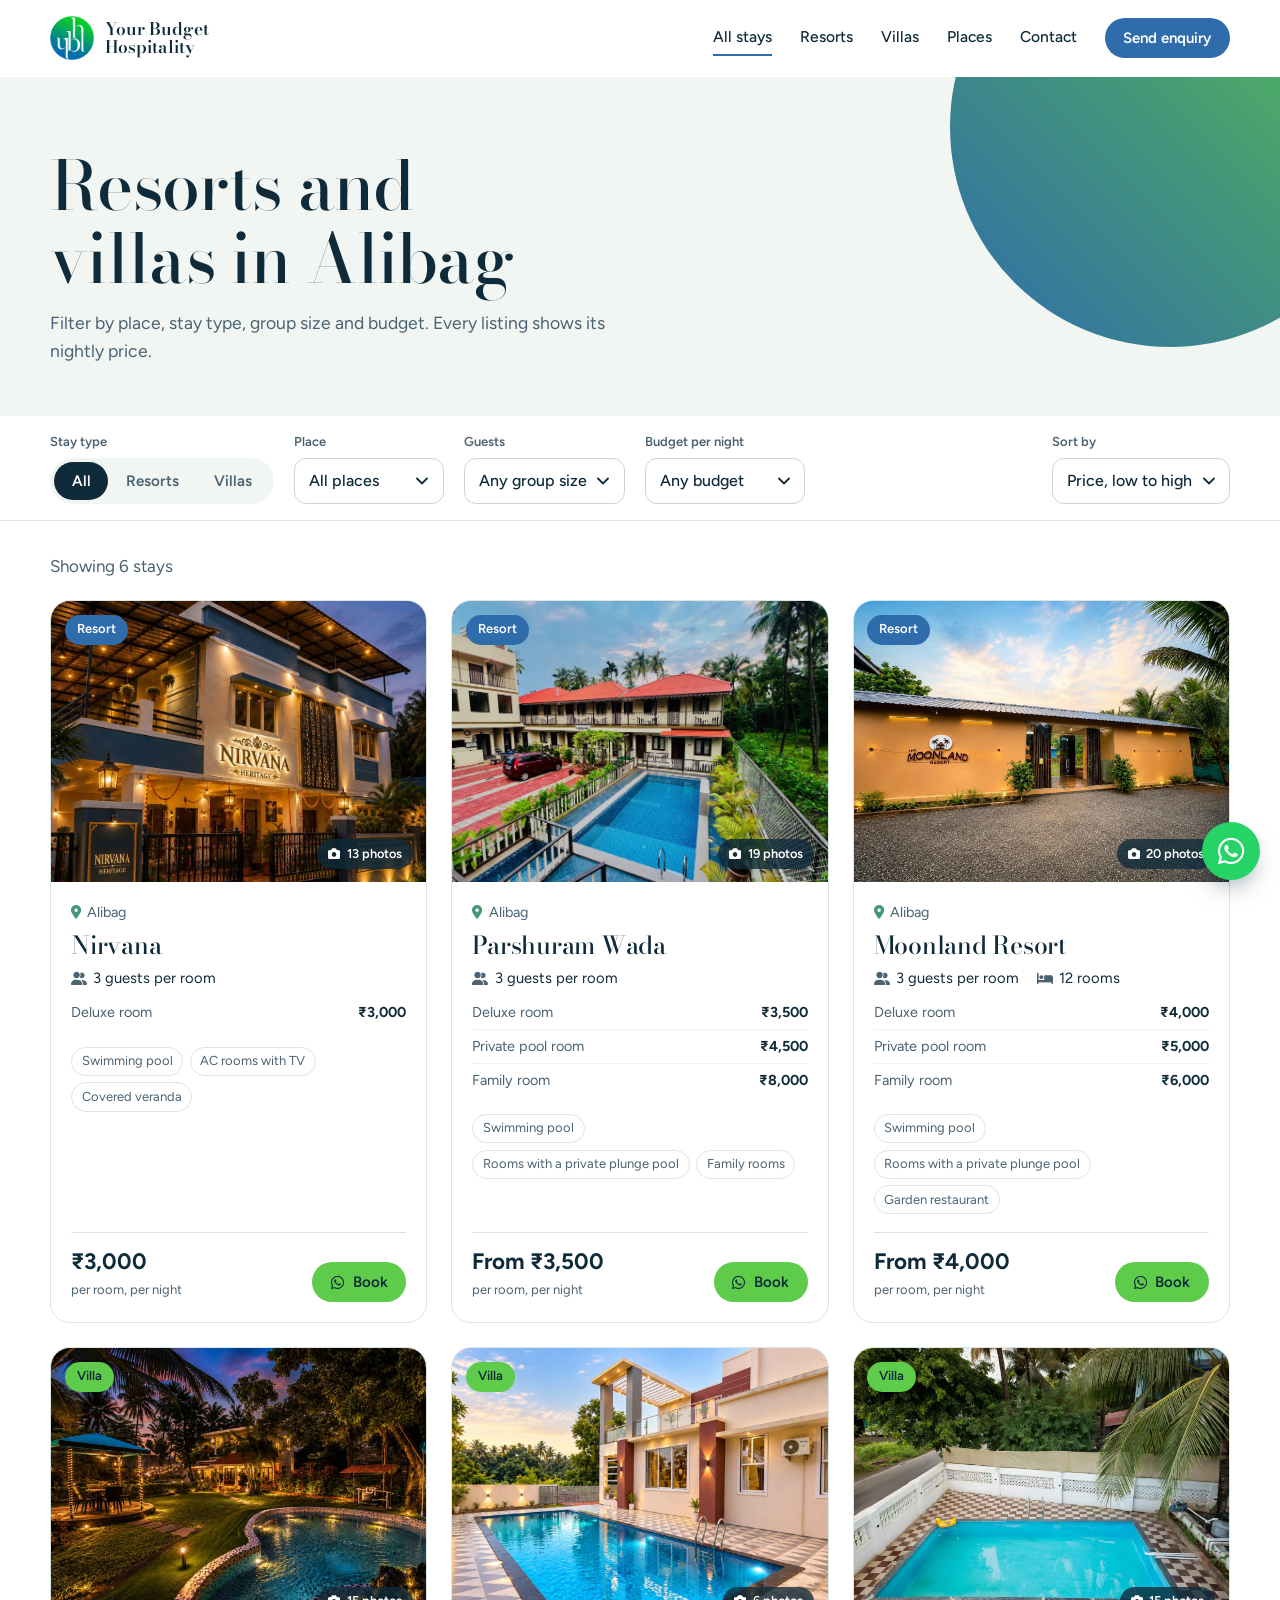
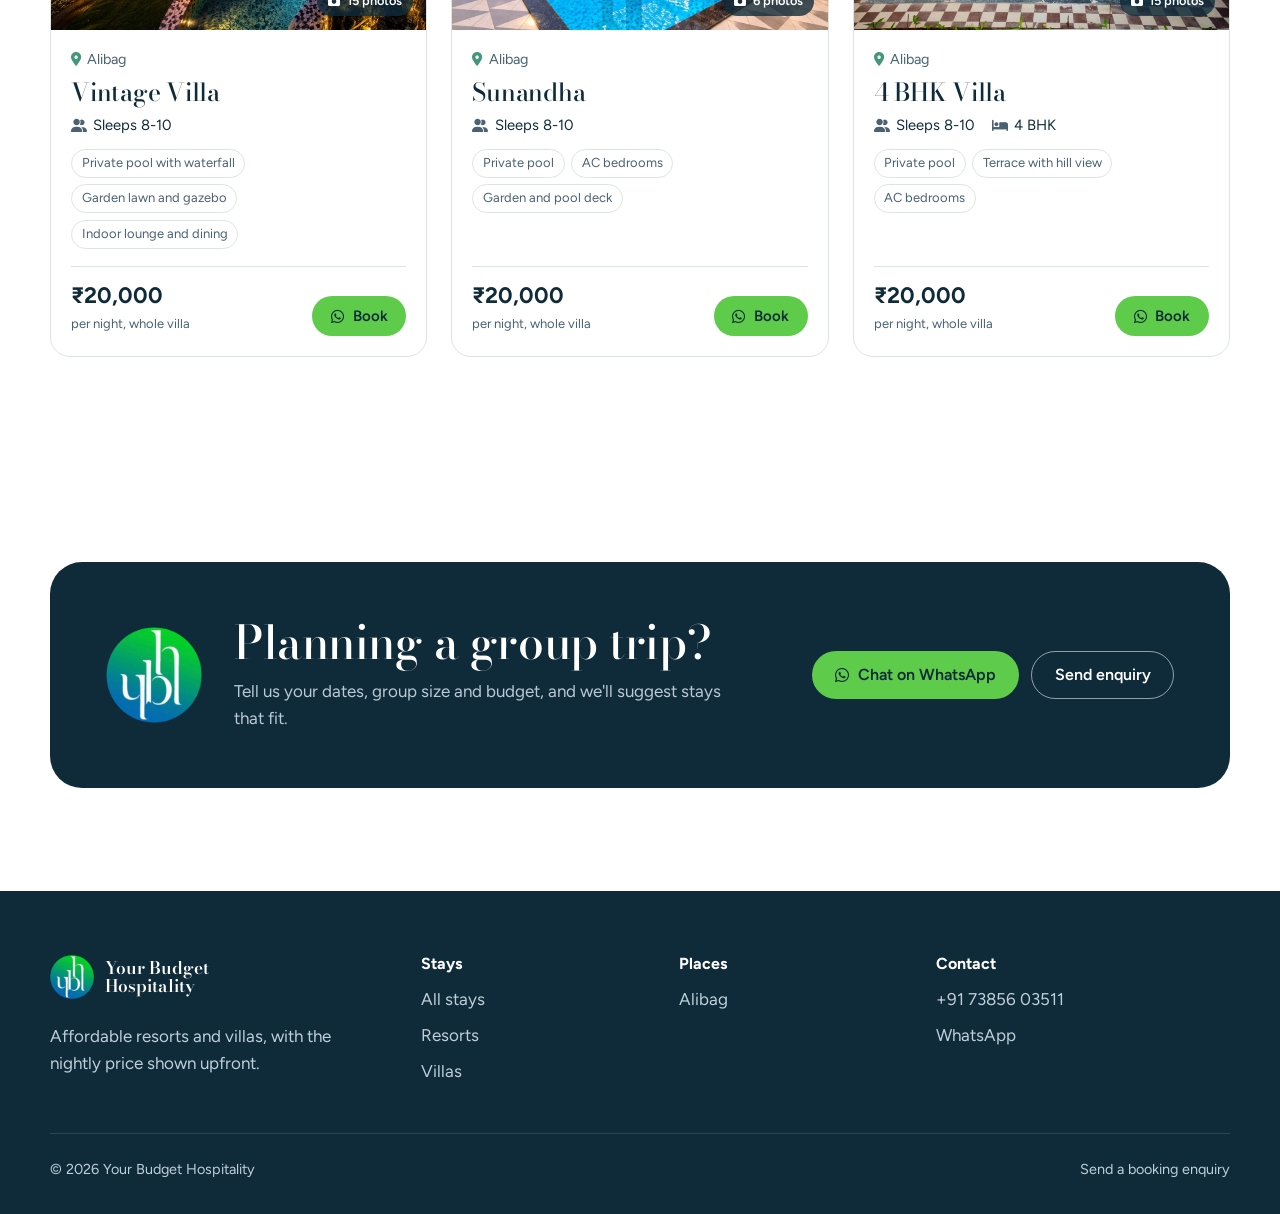
<file: properties.html>
<!DOCTYPE html>
<html lang="en">
<head>
  <meta charset="UTF-8">
  <meta name="viewport" content="width=device-width, initial-scale=1.0">
  <title>Alibag Resorts &amp; Private Pool Villas | Your Budget Hospitality</title>
  <meta name="description" content="Compare Alibag resorts and private pool villas by price, amenities and group size. Browse Moonland Resort, Parshuram Wada, Nirvana and villa stays.">
  <link rel="canonical" href="https://www.yourbudgethospitality.com/properties.html">
  <meta name="robots" content="index, follow, max-image-preview:large">
  <meta property="og:type" content="website">
  <meta property="og:site_name" content="Your Budget Hospitality">
  <meta property="og:title" content="Alibag Resorts &amp; Private Pool Villas | Your Budget Hospitality">
  <meta property="og:description" content="Compare Alibag resorts and private pool villas by price, amenities and group size. Browse Moonland Resort, Parshuram Wada, Nirvana and villa stays.">
  <meta property="og:url" content="https://www.yourbudgethospitality.com/properties.html">
  <meta property="og:image" content="https://www.yourbudgethospitality.com/images/moonland-resort-02-pool-night.jpg">
  <meta property="og:image:alt" content="Swimming pool at Moonland Resort in Alibag">
  <meta name="twitter:card" content="summary_large_image">
  <script type="application/ld+json">{"@context":"https://schema.org","@graph":[{"@type":"Organization","@id":"https://www.yourbudgethospitality.com/#organization","name":"Your Budget Hospitality","url":"https://www.yourbudgethospitality.com/","logo":"https://www.yourbudgethospitality.com/ybh-mark.png","telephone":"+917385603511","description":"Booking enquiries for affordable resorts and private pool villas in Alibag, Maharashtra.","areaServed":{"@type":"City","name":"Alibag"}},{"@type":"WebSite","@id":"https://www.yourbudgethospitality.com/#website","url":"https://www.yourbudgethospitality.com/","name":"Your Budget Hospitality","publisher":{"@id":"https://www.yourbudgethospitality.com/#organization"},"inLanguage":"en-IN"},{"@type":"CollectionPage","@id":"https://www.yourbudgethospitality.com/properties.html#webpage","url":"https://www.yourbudgethospitality.com/properties.html","name":"Alibag Resorts & Private Pool Villas | Your Budget Hospitality","description":"Compare Alibag resorts and private pool villas by price, amenities and group size. Browse Moonland Resort, Parshuram Wada, Nirvana and villa stays.","isPartOf":{"@id":"https://www.yourbudgethospitality.com/#website"},"about":{"@id":"https://www.yourbudgethospitality.com/#organization"},"inLanguage":"en-IN"},{"@type":"ItemList","name":"Resorts and villas in Alibag","itemListElement":[{"@type":"ListItem","position":1,"name":"Moonland Resort","url":"https://www.yourbudgethospitality.com/stays/moonland-resort.html"},{"@type":"ListItem","position":2,"name":"Parshuram Wada","url":"https://www.yourbudgethospitality.com/stays/parshuram-wada.html"},{"@type":"ListItem","position":3,"name":"Nirvana","url":"https://www.yourbudgethospitality.com/stays/nirvana.html"},{"@type":"ListItem","position":4,"name":"Vintage Villa","url":"https://www.yourbudgethospitality.com/stays/vintage-villa.html"},{"@type":"ListItem","position":5,"name":"Sunandha","url":"https://www.yourbudgethospitality.com/stays/sunandha.html"},{"@type":"ListItem","position":6,"name":"4 BHK Villa","url":"https://www.yourbudgethospitality.com/stays/4-bhk-villa.html"}]}]}</script>
  <meta name="theme-color" content="#2F6CAB">
  <link rel="icon" href="favicon.ico" sizes="any">
  <link rel="icon" type="image/png" sizes="32x32" href="favicon-32x32.png">
  <link rel="apple-touch-icon" href="apple-touch-icon.png">
  <link rel="preconnect" href="https://fonts.googleapis.com">
  <link rel="preconnect" href="https://fonts.gstatic.com" crossorigin>
  <link rel="stylesheet" href="https://fonts.googleapis.com/css2?family=Bodoni+Moda:opsz,wght@6..96,400..700&family=Figtree:wght@400;500;600;700&display=swap">
  <link rel="stylesheet" href="https://cdnjs.cloudflare.com/ajax/libs/font-awesome/6.5.1/css/all.min.css">
  <link rel="stylesheet" href="style.css">
  <script src="data.js" defer></script>
  <script src="main.js" defer></script>
</head>
<body data-page="stays">
  <a class="skip-link" href="#main">Skip to content</a>

  <header class="site-header" id="siteHeader">
    <div class="wrap nav">
      <a class="brand" href="/">
        <img src="ybh-mark.png" alt="" width="44" height="44">
        <span>Your Budget<br>Hospitality</span>
      </a>
      <button class="nav-toggle" type="button" aria-expanded="false" aria-controls="navMenu">
        <i class="fa-solid fa-bars" aria-hidden="true"></i><span class="sr-only">Menu</span>
      </button>
      <nav class="nav-menu" id="navMenu" aria-label="Main">
        <a class="nav-link" href="properties.html" aria-current="page">All stays</a>
        <a class="nav-link" href="/resorts-in-alibag.html">Resorts</a>
        <a class="nav-link" href="/villas-in-alibag.html">Villas</a>
        <a class="nav-link" href="/#places">Places</a>
        <a class="nav-link" href="contact.html">Contact</a>
        <a class="btn btn-primary btn-sm" href="contact.html">Send enquiry</a>
      </nav>
    </div>
  </header>

  <main id="main">
    <section class="page-head">
      <div class="wrap">
        <h1 id="pageTitle">Resorts and villas in Alibag</h1>
        <p id="pageSub">Filter by place, stay type, group size and budget. Every listing shows its nightly price.</p>
      </div>
    </section>

    <div class="filters">
      <div class="wrap filters-inner">
        <div class="filter">
          <span class="filter-label" id="typeLabel">Stay type</span>
          <div class="seg" role="group" aria-labelledby="typeLabel">
            <button type="button" data-filter-type="" aria-pressed="true">All</button>
            <button type="button" data-filter-type="resort" aria-pressed="false">Resorts</button>
            <button type="button" data-filter-type="villa" aria-pressed="false">Villas</button>
          </div>
        </div>
        <div class="filter">
          <label for="fPlace">Place</label>
          <select class="input" id="fPlace"><option value="">All places</option></select>
        </div>
        <div class="filter">
          <label for="fGuests">Guests</label>
          <select class="input" id="fGuests">
              <option value="">Any group size</option>
              <option value="2">2 or more</option>
              <option value="4">4 or more</option>
              <option value="6">6 or more</option>
              <option value="8">8 or more</option>
              <option value="10">10 or more</option>
              <option value="15">15 or more</option>
          </select>
        </div>
        <div class="filter">
          <label for="fBudget">Budget per night</label>
          <select class="input" id="fBudget">
            <option value="">Any budget</option>
            <option value="4000">Up to &#8377;4,000</option>
            <option value="6000">Up to &#8377;6,000</option>
            <option value="10000">Up to &#8377;10,000</option>
            <option value="20000">Up to &#8377;20,000</option>
          </select>
        </div>
        <div class="filter filter-sort">
          <label for="fSort">Sort by</label>
          <select class="input" id="fSort">
            <option value="price-asc">Price, low to high</option>
            <option value="price-desc">Price, high to low</option>
          </select>
        </div>
      </div>
    </div>

    <section class="section section-results">
      <div class="wrap">
        <p class="results-count" id="resultCount" aria-live="polite"></p>
        <div class="stay-grid" id="stayGrid"><article class="stay-card" id="nirvana">
      <div class="stay-media"><svg class="stay-art" viewBox="0 0 400 300" preserveAspectRatio="xMidYMid slice" aria-hidden="true">
      <rect width="400" height="300" fill="#E3EDF6"/>
      <circle cx="84" cy="70" r="28" fill="#fff"/>
      <rect x="150" y="96" width="170" height="114" fill="#fff"/>
      <rect x="144" y="86" width="182" height="12" fill="#2F6CAB" opacity=".85"/>
      <rect x="164" y="112" width="18" height="14" fill="#2F6CAB" opacity=".28"/><rect x="194" y="112" width="18" height="14" fill="#2F6CAB" opacity=".28"/><rect x="224" y="112" width="18" height="14" fill="#2F6CAB" opacity=".28"/><rect x="254" y="112" width="18" height="14" fill="#2F6CAB" opacity=".28"/><rect x="284" y="112" width="18" height="14" fill="#2F6CAB" opacity=".28"/><rect x="164" y="140" width="18" height="14" fill="#2F6CAB" opacity=".28"/><rect x="194" y="140" width="18" height="14" fill="#2F6CAB" opacity=".28"/><rect x="224" y="140" width="18" height="14" fill="#2F6CAB" opacity=".28"/><rect x="254" y="140" width="18" height="14" fill="#2F6CAB" opacity=".28"/><rect x="284" y="140" width="18" height="14" fill="#2F6CAB" opacity=".28"/><rect x="164" y="168" width="18" height="14" fill="#2F6CAB" opacity=".28"/><rect x="194" y="168" width="18" height="14" fill="#2F6CAB" opacity=".28"/><rect x="224" y="168" width="18" height="14" fill="#2F6CAB" opacity=".28"/><rect x="254" y="168" width="18" height="14" fill="#2F6CAB" opacity=".28"/><rect x="284" y="168" width="18" height="14" fill="#2F6CAB" opacity=".28"/>
      <path d="M0 210H400V300H0Z" fill="#2F6CAB" opacity=".22"/>
      <path d="M0 238C30 230 50 246 80 238S130 230 160 238 210 246 240 238 290 230 320 238 370 246 400 238" stroke="#fff" stroke-width="4" fill="none" opacity=".85"/>
      <path d="M0 268C30 260 50 276 80 268S130 260 160 268 210 276 240 268 290 260 320 268 370 276 400 268" stroke="#fff" stroke-width="4" fill="none" opacity=".6"/>
      <path d="M72 212C74 180 72 158 64 132" stroke="#0F2B3A" stroke-width="5" fill="none" stroke-linecap="round" opacity=".5"/>
      <path d="M64 132C46 122 30 126 18 138M64 132C80 118 98 120 110 130M64 132C58 112 62 98 72 90M64 132C84 136 94 148 98 162" stroke="#449779" stroke-width="7" fill="none" stroke-linecap="round"/>
    </svg><img src="images/nirvana-01-entrance-evening.jpg" alt="Nirvana, Alibag" loading="lazy" onerror="this.remove()"><button class="media-btn" type="button" data-gallery="nirvana" aria-label="View photos of Nirvana"></button>
         <span class="photo-count"><i class="fa-solid fa-camera" aria-hidden="true"></i>13 photos</span><span class="stay-tag tag-resort">Resort</span></div>
      <div class="stay-body">
        <p class="stay-place"><i class="fa-solid fa-location-dot" aria-hidden="true"></i>Alibag</p>
        <h3 class="stay-name"><a class="stay-link" href="/stays/nirvana.html">Nirvana</a></h3>
        <ul class="stay-facts">
          <li><i class="fa-solid fa-user-group" aria-hidden="true"></i>3 guests per room</li>

        </ul>
        <ul class="room-list"><li><span>Deluxe room</span><strong>₹3,000</strong></li></ul>
        <ul class="stay-highlights"><li>Swimming pool</li><li>AC rooms with TV</li><li>Covered veranda</li></ul>
        <div class="stay-foot">
          <p class="price"><strong>₹3,000</strong><span>per room, per night</span></p>
          <a class="btn btn-whatsapp btn-sm" href="https://wa.me/917385603511?text=Hi%20Your%20Budget%20Hospitality%2C%20I'd%20like%20to%20book%20Nirvana%20in%20Alibag.%20Please%20share%20availability%20and%20the%20total%20price." target="_blank" rel="noopener" aria-label="Book Nirvana on WhatsApp"><i class="fa-brands fa-whatsapp" aria-hidden="true"></i>Book</a>
        </div>
      </div>
    </article><article class="stay-card" id="parshuram-wada">
      <div class="stay-media"><svg class="stay-art" viewBox="0 0 400 300" preserveAspectRatio="xMidYMid slice" aria-hidden="true">
      <rect width="400" height="300" fill="#E3EDF6"/>
      <circle cx="84" cy="70" r="28" fill="#fff"/>
      <rect x="150" y="96" width="170" height="114" fill="#fff"/>
      <rect x="144" y="86" width="182" height="12" fill="#2F6CAB" opacity=".85"/>
      <rect x="164" y="112" width="18" height="14" fill="#2F6CAB" opacity=".28"/><rect x="194" y="112" width="18" height="14" fill="#2F6CAB" opacity=".28"/><rect x="224" y="112" width="18" height="14" fill="#2F6CAB" opacity=".28"/><rect x="254" y="112" width="18" height="14" fill="#2F6CAB" opacity=".28"/><rect x="284" y="112" width="18" height="14" fill="#2F6CAB" opacity=".28"/><rect x="164" y="140" width="18" height="14" fill="#2F6CAB" opacity=".28"/><rect x="194" y="140" width="18" height="14" fill="#2F6CAB" opacity=".28"/><rect x="224" y="140" width="18" height="14" fill="#2F6CAB" opacity=".28"/><rect x="254" y="140" width="18" height="14" fill="#2F6CAB" opacity=".28"/><rect x="284" y="140" width="18" height="14" fill="#2F6CAB" opacity=".28"/><rect x="164" y="168" width="18" height="14" fill="#2F6CAB" opacity=".28"/><rect x="194" y="168" width="18" height="14" fill="#2F6CAB" opacity=".28"/><rect x="224" y="168" width="18" height="14" fill="#2F6CAB" opacity=".28"/><rect x="254" y="168" width="18" height="14" fill="#2F6CAB" opacity=".28"/><rect x="284" y="168" width="18" height="14" fill="#2F6CAB" opacity=".28"/>
      <path d="M0 210H400V300H0Z" fill="#2F6CAB" opacity=".22"/>
      <path d="M0 238C30 230 50 246 80 238S130 230 160 238 210 246 240 238 290 230 320 238 370 246 400 238" stroke="#fff" stroke-width="4" fill="none" opacity=".85"/>
      <path d="M0 268C30 260 50 276 80 268S130 260 160 268 210 276 240 268 290 260 320 268 370 276 400 268" stroke="#fff" stroke-width="4" fill="none" opacity=".6"/>
      <path d="M72 212C74 180 72 158 64 132" stroke="#0F2B3A" stroke-width="5" fill="none" stroke-linecap="round" opacity=".5"/>
      <path d="M64 132C46 122 30 126 18 138M64 132C80 118 98 120 110 130M64 132C58 112 62 98 72 90M64 132C84 136 94 148 98 162" stroke="#449779" stroke-width="7" fill="none" stroke-linecap="round"/>
    </svg><img src="images/parshuram-wada-01-pool-and-property.jpg" alt="Parshuram Wada, Alibag" loading="lazy" onerror="this.remove()"><button class="media-btn" type="button" data-gallery="parshuram-wada" aria-label="View photos of Parshuram Wada"></button>
         <span class="photo-count"><i class="fa-solid fa-camera" aria-hidden="true"></i>19 photos</span><span class="stay-tag tag-resort">Resort</span></div>
      <div class="stay-body">
        <p class="stay-place"><i class="fa-solid fa-location-dot" aria-hidden="true"></i>Alibag</p>
        <h3 class="stay-name"><a class="stay-link" href="/stays/parshuram-wada.html">Parshuram Wada</a></h3>
        <ul class="stay-facts">
          <li><i class="fa-solid fa-user-group" aria-hidden="true"></i>3 guests per room</li>

        </ul>
        <ul class="room-list"><li><span>Deluxe room</span><strong>₹3,500</strong></li><li><span>Private pool room</span><strong>₹4,500</strong></li><li><span>Family room</span><strong>₹8,000</strong></li></ul>
        <ul class="stay-highlights"><li>Swimming pool</li><li>Rooms with a private plunge pool</li><li>Family rooms</li></ul>
        <div class="stay-foot">
          <p class="price"><strong>From ₹3,500</strong><span>per room, per night</span></p>
          <a class="btn btn-whatsapp btn-sm" href="https://wa.me/917385603511?text=Hi%20Your%20Budget%20Hospitality%2C%20I'd%20like%20to%20book%20Parshuram%20Wada%20in%20Alibag.%20Please%20share%20availability%20and%20the%20total%20price." target="_blank" rel="noopener" aria-label="Book Parshuram Wada on WhatsApp"><i class="fa-brands fa-whatsapp" aria-hidden="true"></i>Book</a>
        </div>
      </div>
    </article><article class="stay-card" id="moonland-resort">
      <div class="stay-media"><svg class="stay-art" viewBox="0 0 400 300" preserveAspectRatio="xMidYMid slice" aria-hidden="true">
      <rect width="400" height="300" fill="#E3EDF6"/>
      <circle cx="84" cy="70" r="28" fill="#fff"/>
      <rect x="150" y="96" width="170" height="114" fill="#fff"/>
      <rect x="144" y="86" width="182" height="12" fill="#2F6CAB" opacity=".85"/>
      <rect x="164" y="112" width="18" height="14" fill="#2F6CAB" opacity=".28"/><rect x="194" y="112" width="18" height="14" fill="#2F6CAB" opacity=".28"/><rect x="224" y="112" width="18" height="14" fill="#2F6CAB" opacity=".28"/><rect x="254" y="112" width="18" height="14" fill="#2F6CAB" opacity=".28"/><rect x="284" y="112" width="18" height="14" fill="#2F6CAB" opacity=".28"/><rect x="164" y="140" width="18" height="14" fill="#2F6CAB" opacity=".28"/><rect x="194" y="140" width="18" height="14" fill="#2F6CAB" opacity=".28"/><rect x="224" y="140" width="18" height="14" fill="#2F6CAB" opacity=".28"/><rect x="254" y="140" width="18" height="14" fill="#2F6CAB" opacity=".28"/><rect x="284" y="140" width="18" height="14" fill="#2F6CAB" opacity=".28"/><rect x="164" y="168" width="18" height="14" fill="#2F6CAB" opacity=".28"/><rect x="194" y="168" width="18" height="14" fill="#2F6CAB" opacity=".28"/><rect x="224" y="168" width="18" height="14" fill="#2F6CAB" opacity=".28"/><rect x="254" y="168" width="18" height="14" fill="#2F6CAB" opacity=".28"/><rect x="284" y="168" width="18" height="14" fill="#2F6CAB" opacity=".28"/>
      <path d="M0 210H400V300H0Z" fill="#2F6CAB" opacity=".22"/>
      <path d="M0 238C30 230 50 246 80 238S130 230 160 238 210 246 240 238 290 230 320 238 370 246 400 238" stroke="#fff" stroke-width="4" fill="none" opacity=".85"/>
      <path d="M0 268C30 260 50 276 80 268S130 260 160 268 210 276 240 268 290 260 320 268 370 276 400 268" stroke="#fff" stroke-width="4" fill="none" opacity=".6"/>
      <path d="M72 212C74 180 72 158 64 132" stroke="#0F2B3A" stroke-width="5" fill="none" stroke-linecap="round" opacity=".5"/>
      <path d="M64 132C46 122 30 126 18 138M64 132C80 118 98 120 110 130M64 132C58 112 62 98 72 90M64 132C84 136 94 148 98 162" stroke="#449779" stroke-width="7" fill="none" stroke-linecap="round"/>
    </svg><img src="images/moonland-resort-01-entrance.jpg" alt="Moonland Resort, Alibag" loading="lazy" onerror="this.remove()"><button class="media-btn" type="button" data-gallery="moonland-resort" aria-label="View photos of Moonland Resort"></button>
         <span class="photo-count"><i class="fa-solid fa-camera" aria-hidden="true"></i>20 photos</span><span class="stay-tag tag-resort">Resort</span></div>
      <div class="stay-body">
        <p class="stay-place"><i class="fa-solid fa-location-dot" aria-hidden="true"></i>Alibag</p>
        <h3 class="stay-name"><a class="stay-link" href="/stays/moonland-resort.html">Moonland Resort</a></h3>
        <ul class="stay-facts">
          <li><i class="fa-solid fa-user-group" aria-hidden="true"></i>3 guests per room</li>
          <li><i class="fa-solid fa-bed" aria-hidden="true"></i>12 rooms</li>
        </ul>
        <ul class="room-list"><li><span>Deluxe room</span><strong>₹4,000</strong></li><li><span>Private pool room</span><strong>₹5,000</strong></li><li><span>Family room</span><strong>₹6,000</strong></li></ul>
        <ul class="stay-highlights"><li>Swimming pool</li><li>Rooms with a private plunge pool</li><li>Garden restaurant</li></ul>
        <div class="stay-foot">
          <p class="price"><strong>From ₹4,000</strong><span>per room, per night</span></p>
          <a class="btn btn-whatsapp btn-sm" href="https://wa.me/917385603511?text=Hi%20Your%20Budget%20Hospitality%2C%20I'd%20like%20to%20book%20Moonland%20Resort%20in%20Alibag.%20Please%20share%20availability%20and%20the%20total%20price." target="_blank" rel="noopener" aria-label="Book Moonland Resort on WhatsApp"><i class="fa-brands fa-whatsapp" aria-hidden="true"></i>Book</a>
        </div>
      </div>
    </article><article class="stay-card" id="vintage-villa">
      <div class="stay-media"><svg class="stay-art" viewBox="0 0 400 300" preserveAspectRatio="xMidYMid slice" aria-hidden="true">
        <rect width="400" height="300" fill="#E4F2E1"/>
        <circle cx="318" cy="72" r="30" fill="#fff"/>
        <path d="M0 214C70 176 140 190 210 206S340 180 400 196V300H0Z" fill="#5ECB4A" opacity=".35"/>
        <path d="M0 246C90 226 180 240 260 232S360 222 400 230V300H0Z" fill="#449779" opacity=".45"/>
        <path d="M118 152L190 104L262 152Z" fill="#449779"/>
        <rect x="132" y="150" width="116" height="78" fill="#fff"/>
        <rect x="178" y="184" width="24" height="44" fill="#2F6CAB" opacity=".75"/>
        <rect x="146" y="166" width="22" height="18" fill="#2F6CAB" opacity=".3"/>
        <rect x="212" y="166" width="22" height="18" fill="#2F6CAB" opacity=".3"/>
        <path d="M302 236C304 198 302 170 292 138" stroke="#0F2B3A" stroke-width="5" fill="none" stroke-linecap="round" opacity=".5"/>
        <path d="M292 138C274 128 258 132 246 144M292 138C308 124 326 126 338 136M292 138C286 118 290 104 300 96M292 138C272 142 262 156 260 170M292 138C312 142 322 154 326 168" stroke="#2F8F3E" stroke-width="7" fill="none" stroke-linecap="round"/>
      </svg><img src="images/vintage-villa-01-pool-night.jpg" alt="Vintage Villa, Alibag" loading="lazy" onerror="this.remove()"><button class="media-btn" type="button" data-gallery="vintage-villa" aria-label="View photos of Vintage Villa"></button>
         <span class="photo-count"><i class="fa-solid fa-camera" aria-hidden="true"></i>15 photos</span><span class="stay-tag tag-villa">Villa</span></div>
      <div class="stay-body">
        <p class="stay-place"><i class="fa-solid fa-location-dot" aria-hidden="true"></i>Alibag</p>
        <h3 class="stay-name"><a class="stay-link" href="/stays/vintage-villa.html">Vintage Villa</a></h3>
        <ul class="stay-facts">
          <li><i class="fa-solid fa-user-group" aria-hidden="true"></i>Sleeps 8-10</li>

        </ul>

        <ul class="stay-highlights"><li>Private pool with waterfall</li><li>Garden lawn and gazebo</li><li>Indoor lounge and dining</li></ul>
        <div class="stay-foot">
          <p class="price"><strong>₹20,000</strong><span>per night, whole villa</span></p>
          <a class="btn btn-whatsapp btn-sm" href="https://wa.me/917385603511?text=Hi%20Your%20Budget%20Hospitality%2C%20I'd%20like%20to%20book%20Vintage%20Villa%20in%20Alibag.%20Please%20share%20availability%20and%20the%20total%20price." target="_blank" rel="noopener" aria-label="Book Vintage Villa on WhatsApp"><i class="fa-brands fa-whatsapp" aria-hidden="true"></i>Book</a>
        </div>
      </div>
    </article><article class="stay-card" id="sunandha">
      <div class="stay-media"><svg class="stay-art" viewBox="0 0 400 300" preserveAspectRatio="xMidYMid slice" aria-hidden="true">
        <rect width="400" height="300" fill="#E4F2E1"/>
        <circle cx="318" cy="72" r="30" fill="#fff"/>
        <path d="M0 214C70 176 140 190 210 206S340 180 400 196V300H0Z" fill="#5ECB4A" opacity=".35"/>
        <path d="M0 246C90 226 180 240 260 232S360 222 400 230V300H0Z" fill="#449779" opacity=".45"/>
        <path d="M118 152L190 104L262 152Z" fill="#449779"/>
        <rect x="132" y="150" width="116" height="78" fill="#fff"/>
        <rect x="178" y="184" width="24" height="44" fill="#2F6CAB" opacity=".75"/>
        <rect x="146" y="166" width="22" height="18" fill="#2F6CAB" opacity=".3"/>
        <rect x="212" y="166" width="22" height="18" fill="#2F6CAB" opacity=".3"/>
        <path d="M302 236C304 198 302 170 292 138" stroke="#0F2B3A" stroke-width="5" fill="none" stroke-linecap="round" opacity=".5"/>
        <path d="M292 138C274 128 258 132 246 144M292 138C308 124 326 126 338 136M292 138C286 118 290 104 300 96M292 138C272 142 262 156 260 170M292 138C312 142 322 154 326 168" stroke="#2F8F3E" stroke-width="7" fill="none" stroke-linecap="round"/>
      </svg><img src="images/sunandha-1-pool.jpg" alt="Sunandha, Alibag" loading="lazy" onerror="this.remove()"><button class="media-btn" type="button" data-gallery="sunandha" aria-label="View photos of Sunandha"></button>
         <span class="photo-count"><i class="fa-solid fa-camera" aria-hidden="true"></i>6 photos</span><span class="stay-tag tag-villa">Villa</span></div>
      <div class="stay-body">
        <p class="stay-place"><i class="fa-solid fa-location-dot" aria-hidden="true"></i>Alibag</p>
        <h3 class="stay-name"><a class="stay-link" href="/stays/sunandha.html">Sunandha</a></h3>
        <ul class="stay-facts">
          <li><i class="fa-solid fa-user-group" aria-hidden="true"></i>Sleeps 8-10</li>

        </ul>

        <ul class="stay-highlights"><li>Private pool</li><li>AC bedrooms</li><li>Garden and pool deck</li></ul>
        <div class="stay-foot">
          <p class="price"><strong>₹20,000</strong><span>per night, whole villa</span></p>
          <a class="btn btn-whatsapp btn-sm" href="https://wa.me/917385603511?text=Hi%20Your%20Budget%20Hospitality%2C%20I'd%20like%20to%20book%20Sunandha%20in%20Alibag.%20Please%20share%20availability%20and%20the%20total%20price." target="_blank" rel="noopener" aria-label="Book Sunandha on WhatsApp"><i class="fa-brands fa-whatsapp" aria-hidden="true"></i>Book</a>
        </div>
      </div>
    </article><article class="stay-card" id="4-bhk-villa">
      <div class="stay-media"><svg class="stay-art" viewBox="0 0 400 300" preserveAspectRatio="xMidYMid slice" aria-hidden="true">
        <rect width="400" height="300" fill="#E4F2E1"/>
        <circle cx="318" cy="72" r="30" fill="#fff"/>
        <path d="M0 214C70 176 140 190 210 206S340 180 400 196V300H0Z" fill="#5ECB4A" opacity=".35"/>
        <path d="M0 246C90 226 180 240 260 232S360 222 400 230V300H0Z" fill="#449779" opacity=".45"/>
        <path d="M118 152L190 104L262 152Z" fill="#449779"/>
        <rect x="132" y="150" width="116" height="78" fill="#fff"/>
        <rect x="178" y="184" width="24" height="44" fill="#2F6CAB" opacity=".75"/>
        <rect x="146" y="166" width="22" height="18" fill="#2F6CAB" opacity=".3"/>
        <rect x="212" y="166" width="22" height="18" fill="#2F6CAB" opacity=".3"/>
        <path d="M302 236C304 198 302 170 292 138" stroke="#0F2B3A" stroke-width="5" fill="none" stroke-linecap="round" opacity=".5"/>
        <path d="M292 138C274 128 258 132 246 144M292 138C308 124 326 126 338 136M292 138C286 118 290 104 300 96M292 138C272 142 262 156 260 170M292 138C312 142 322 154 326 168" stroke="#2F8F3E" stroke-width="7" fill="none" stroke-linecap="round"/>
      </svg><img src="images/4-bhk-villa-01-pool.jpg" alt="4 BHK Villa, Alibag" loading="lazy" onerror="this.remove()"><button class="media-btn" type="button" data-gallery="4-bhk-villa" aria-label="View photos of 4 BHK Villa"></button>
         <span class="photo-count"><i class="fa-solid fa-camera" aria-hidden="true"></i>15 photos</span><span class="stay-tag tag-villa">Villa</span></div>
      <div class="stay-body">
        <p class="stay-place"><i class="fa-solid fa-location-dot" aria-hidden="true"></i>Alibag</p>
        <h3 class="stay-name"><a class="stay-link" href="/stays/4-bhk-villa.html">4 BHK Villa</a></h3>
        <ul class="stay-facts">
          <li><i class="fa-solid fa-user-group" aria-hidden="true"></i>Sleeps 8-10</li>
          <li><i class="fa-solid fa-bed" aria-hidden="true"></i>4 BHK</li>
        </ul>

        <ul class="stay-highlights"><li>Private pool</li><li>Terrace with hill view</li><li>AC bedrooms</li></ul>
        <div class="stay-foot">
          <p class="price"><strong>₹20,000</strong><span>per night, whole villa</span></p>
          <a class="btn btn-whatsapp btn-sm" href="https://wa.me/917385603511?text=Hi%20Your%20Budget%20Hospitality%2C%20I'd%20like%20to%20book%204%20BHK%20Villa%20in%20Alibag.%20Please%20share%20availability%20and%20the%20total%20price." target="_blank" rel="noopener" aria-label="Book 4 BHK Villa on WhatsApp"><i class="fa-brands fa-whatsapp" aria-hidden="true"></i>Book</a>
        </div>
      </div>
    </article></div>

        <div id="moreWrap" hidden>
          <div class="more-head">
            <h2>Other stays for your group</h2>
            <p id="moreNote"></p>
          </div>
          <div class="stay-grid" id="moreGrid"></div>
        </div>

        <div class="empty" id="emptyState" hidden>
          <h2>No stays match these filters</h2>
          <p>Try another place or a higher budget, or clear the filters to see every stay.</p>
          <button class="btn btn-outline" type="button" id="clearFilters">Clear filters</button>
        </div>
      </div>
    </section>

    <section class="section">
      <div class="wrap">
        <div class="cta on-dark">
          <img src="ybh-mark.png" alt="" width="96" height="96">
          <div>
            <h2>Planning a group trip?</h2>
            <p>Tell us your dates, group size and budget, and we'll suggest stays that fit.</p>
          </div>
          <div class="cta-actions">
            <a class="btn btn-whatsapp" data-site="whatsapp" href="https://wa.me/917385603511"><i class="fa-brands fa-whatsapp" aria-hidden="true"></i>Chat on WhatsApp</a>
            <a class="btn btn-light-outline" href="contact.html">Send enquiry</a>
          </div>
        </div>
      </div>
    </section>
  </main>

  <footer class="site-footer on-dark">
    <div class="wrap">
      <div class="footer-grid">
        <div class="footer-brand">
          <a class="brand" href="/">
            <img src="ybh-mark.png" alt="" width="44" height="44">
            <span>Your Budget<br>Hospitality</span>
          </a>
          <p>Affordable resorts and villas, with the nightly price shown upfront.</p>
        </div>
        <div>
          <h2 class="footer-title">Stays</h2>
          <ul>
            <li><a href="properties.html">All stays</a></li>
            <li><a href="/resorts-in-alibag.html">Resorts</a></li>
            <li><a href="/villas-in-alibag.html">Villas</a></li>
          </ul>
        </div>
        <div>
          <h2 class="footer-title">Places</h2>
          <ul id="footerPlaces"><li><a href="properties.html?place=Alibag">Alibag</a></li></ul>
        </div>
        <div>
          <h2 class="footer-title">Contact</h2>
          <ul>
            <li><a data-site="phone" href="tel:+917385603511">+91 73856 03511</a></li>
            <li><a data-site="whatsapp" href="https://wa.me/917385603511">WhatsApp</a></li>
          </ul>
        </div>
      </div>
      <div class="footer-bottom">
        <p>&copy; <span id="year">2026</span> Your Budget Hospitality</p>
        <p><a href="contact.html">Send a booking enquiry</a></p>
      </div>
    </div>
  </footer>

  <a class="wa-float" data-site="whatsapp" href="https://wa.me/917385603511" aria-label="Chat on WhatsApp"><i class="fa-brands fa-whatsapp" aria-hidden="true"></i></a>
</body>
</html>
</file>
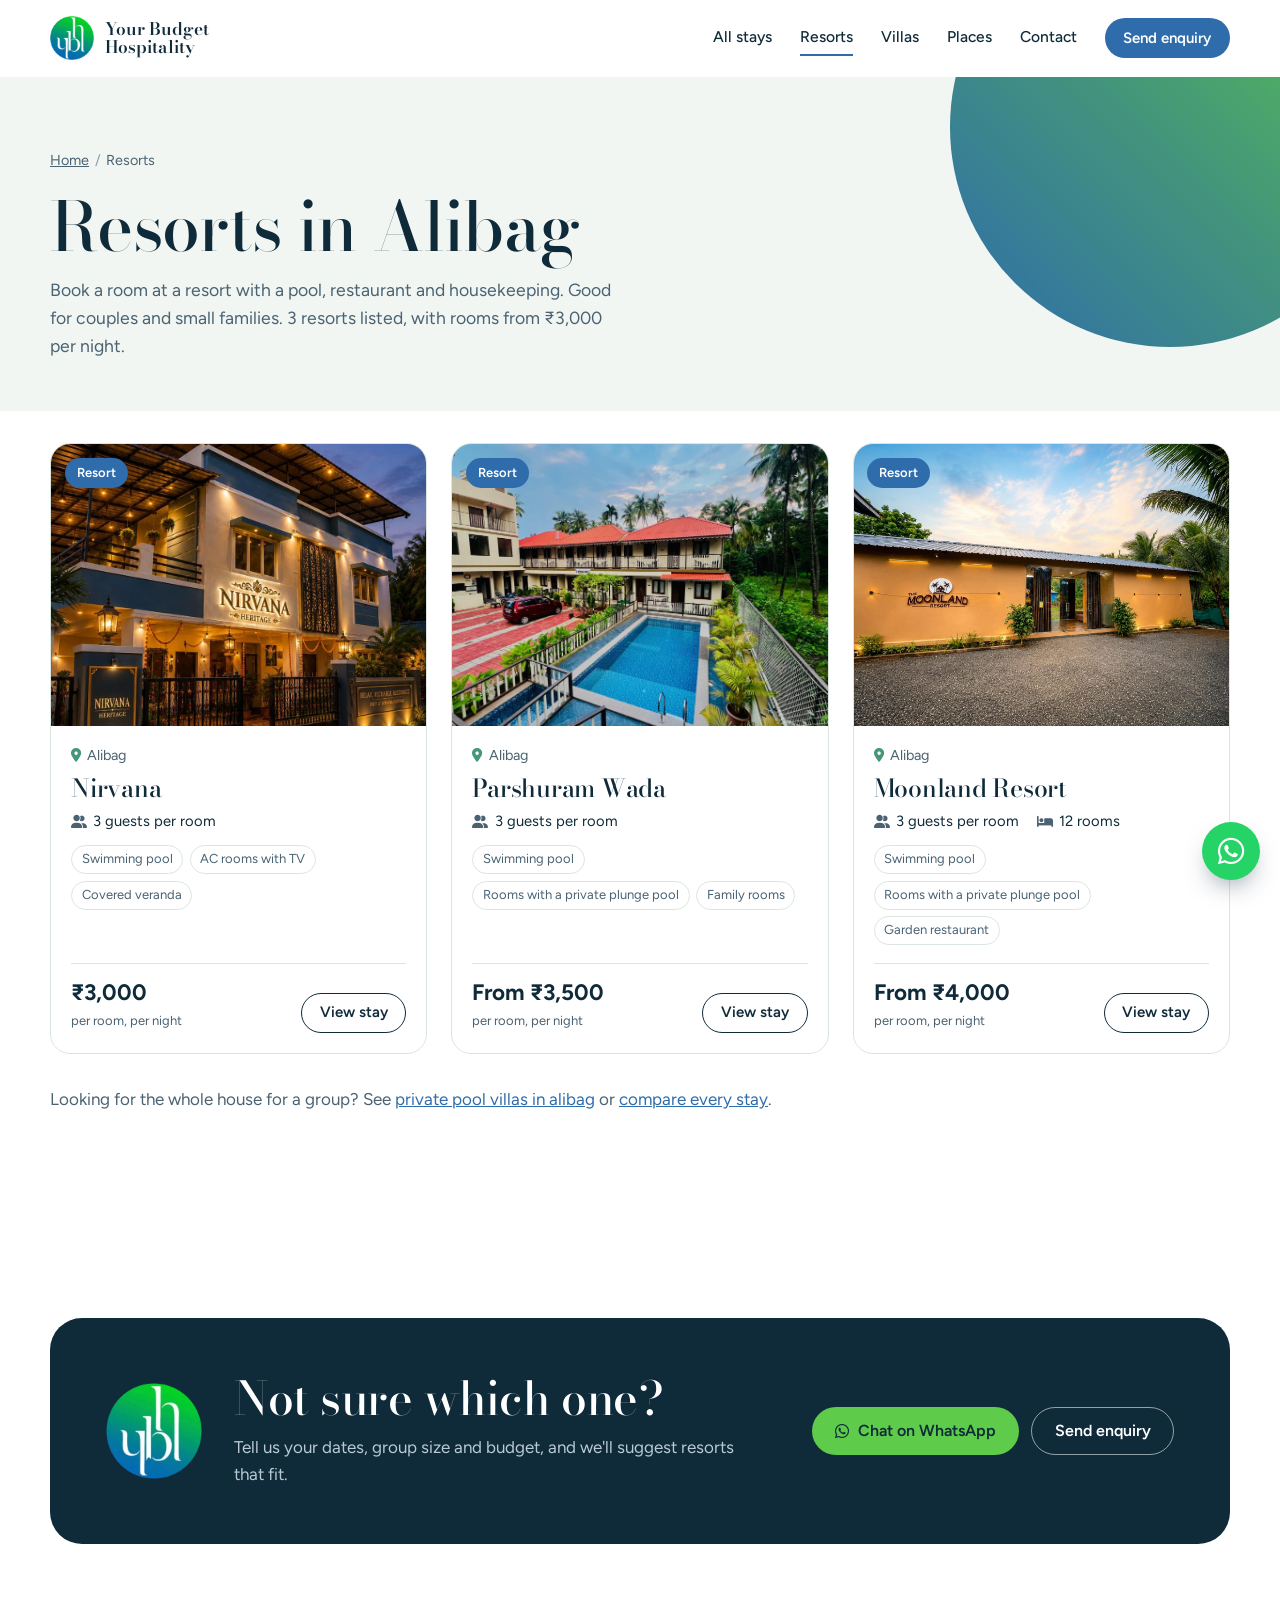
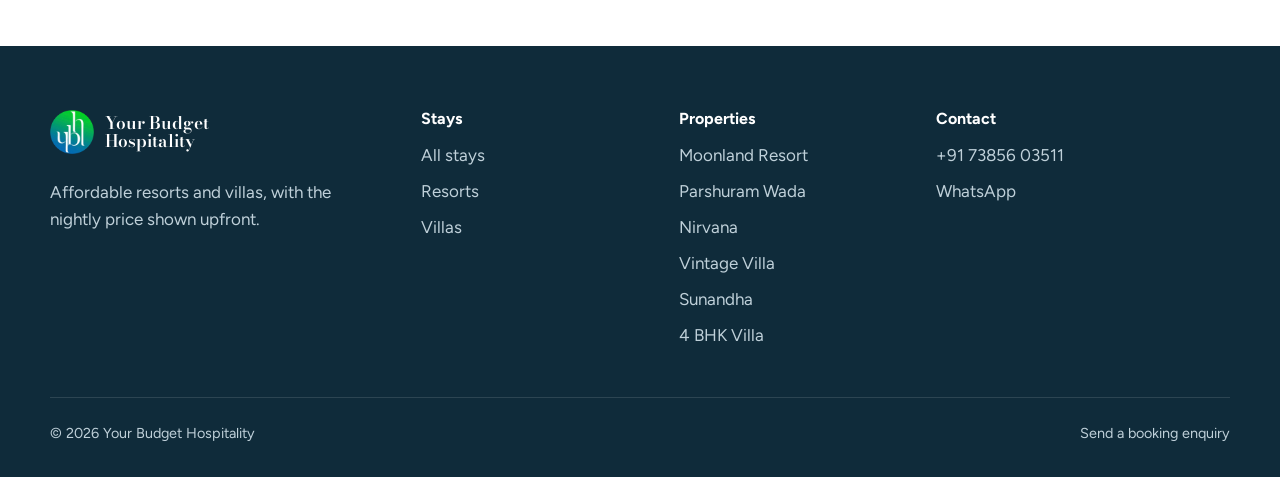
<file: resorts-in-alibag.html>
<!DOCTYPE html>
<html lang="en">
<head>
  <meta charset="UTF-8">
  <meta name="viewport" content="width=device-width, initial-scale=1.0">
  <title>Resorts in Alibag from ₹3,000 per Night | Your Budget Hospitality</title>
  <meta name="description" content="Compare resorts in Alibag with pools and family rooms: Nirvana, Parshuram Wada and Moonland Resort. Rooms from ₹3,000 per night. Enquire on WhatsApp.">
  <link rel="canonical" href="https://www.yourbudgethospitality.com/resorts-in-alibag.html">
  <meta name="robots" content="index, follow, max-image-preview:large">
  <meta property="og:type" content="website">
  <meta property="og:site_name" content="Your Budget Hospitality">
  <meta property="og:title" content="Resorts in Alibag from ₹3,000 per Night | Your Budget Hospitality">
  <meta property="og:description" content="Compare resorts in Alibag with pools and family rooms: Nirvana, Parshuram Wada and Moonland Resort. Rooms from ₹3,000 per night. Enquire on WhatsApp.">
  <meta property="og:url" content="https://www.yourbudgethospitality.com/resorts-in-alibag.html">
  <meta property="og:image" content="https://www.yourbudgethospitality.com/images/nirvana-01-entrance-evening.jpg">
  <meta property="og:image:alt" content="Nirvana in Alibag">
  <meta name="twitter:card" content="summary_large_image">
  <script type="application/ld+json">{"@context":"https://schema.org","@graph":[{"@type":"CollectionPage","@id":"https://www.yourbudgethospitality.com/resorts-in-alibag.html#webpage","url":"https://www.yourbudgethospitality.com/resorts-in-alibag.html","name":"Resorts in Alibag from ₹3,000 per Night | Your Budget Hospitality","description":"Compare resorts in Alibag with pools and family rooms: Nirvana, Parshuram Wada and Moonland Resort. Rooms from ₹3,000 per night. Enquire on WhatsApp.","isPartOf":{"@id":"https://www.yourbudgethospitality.com/#website"},"publisher":{"@id":"https://www.yourbudgethospitality.com/#organization"},"inLanguage":"en-IN"},{"@type":"ItemList","name":"Resorts in Alibag","itemListElement":[{"@type":"ListItem","position":1,"name":"Nirvana","url":"https://www.yourbudgethospitality.com/stays/nirvana.html"},{"@type":"ListItem","position":2,"name":"Parshuram Wada","url":"https://www.yourbudgethospitality.com/stays/parshuram-wada.html"},{"@type":"ListItem","position":3,"name":"Moonland Resort","url":"https://www.yourbudgethospitality.com/stays/moonland-resort.html"}]},{"@type":"BreadcrumbList","itemListElement":[{"@type":"ListItem","position":1,"name":"Home","item":"https://www.yourbudgethospitality.com/"},{"@type":"ListItem","position":2,"name":"Resorts","item":"https://www.yourbudgethospitality.com/resorts-in-alibag.html"}]}]}</script>
  <meta name="theme-color" content="#2F6CAB">
  <link rel="icon" href="/favicon.ico" sizes="any">
  <link rel="icon" type="image/png" sizes="32x32" href="/favicon-32x32.png">
  <link rel="apple-touch-icon" href="/apple-touch-icon.png">
  <link rel="preconnect" href="https://fonts.googleapis.com">
  <link rel="preconnect" href="https://fonts.gstatic.com" crossorigin>
  <link rel="stylesheet" href="https://fonts.googleapis.com/css2?family=Bodoni+Moda:opsz,wght@6..96,400..700&family=Figtree:wght@400;500;600;700&display=swap">
  <link rel="stylesheet" href="https://cdnjs.cloudflare.com/ajax/libs/font-awesome/6.5.1/css/all.min.css">
  <link rel="stylesheet" href="/style.css">
  <script src="/data.js" defer></script>
  <script src="/main.js" defer></script>
</head>
<body data-page="type">
  <a class="skip-link" href="#main">Skip to content</a>

  <header class="site-header" id="siteHeader">
    <div class="wrap nav">
      <a class="brand" href="/">
        <img src="/ybh-mark.png" alt="" width="44" height="44">
        <span>Your Budget<br>Hospitality</span>
      </a>
      <button class="nav-toggle" type="button" aria-expanded="false" aria-controls="navMenu">
        <i class="fa-solid fa-bars" aria-hidden="true"></i><span class="sr-only">Menu</span>
      </button>
      <nav class="nav-menu" id="navMenu" aria-label="Main">
        <a class="nav-link" href="/properties.html">All stays</a>
        <a class="nav-link" href="/resorts-in-alibag.html" aria-current="page">Resorts</a>
        <a class="nav-link" href="/villas-in-alibag.html">Villas</a>
        <a class="nav-link" href="/#places">Places</a>
        <a class="nav-link" href="/contact.html">Contact</a>
        <a class="btn btn-primary btn-sm" href="/contact.html">Send enquiry</a>
      </nav>
    </div>
  </header>

  <main id="main">
    <section class="page-head">
      <div class="wrap">
        <nav class="crumbs" aria-label="Breadcrumb"><ol><li><a href="/">Home</a></li><li aria-current="page">Resorts</li></ol></nav>
        <h1>Resorts in Alibag</h1>
        <p>Book a room at a resort with a pool, restaurant and housekeeping. Good for couples and small families. 3 resorts listed, with rooms from ₹3,000 per night.</p>
      </div>
    </section>

    <section class="section section-results">
      <div class="wrap">
        <div class="stay-grid"><article class="stay-card">
      <div class="stay-media"><img src="/images/nirvana-01-entrance-evening.jpg" alt="Nirvana, Alibag" loading="lazy"><span class="stay-tag tag-resort">Resort</span></div>
      <div class="stay-body">
        <p class="stay-place"><i class="fa-solid fa-location-dot" aria-hidden="true"></i>Alibag</p>
        <h3 class="stay-name"><a class="stay-link" href="/stays/nirvana.html">Nirvana</a></h3>
        <ul class="stay-facts"><li><i class="fa-solid fa-user-group" aria-hidden="true"></i>3 guests per room</li></ul>
        <ul class="stay-highlights"><li>Swimming pool</li><li>AC rooms with TV</li><li>Covered veranda</li></ul>
        <div class="stay-foot">
          <p class="price"><strong>₹3,000</strong><span>per room, per night</span></p>
          <a class="btn btn-outline btn-sm" href="/stays/nirvana.html">View stay</a>
        </div>
      </div>
    </article><article class="stay-card">
      <div class="stay-media"><img src="/images/parshuram-wada-01-pool-and-property.jpg" alt="Parshuram Wada, Alibag" loading="lazy"><span class="stay-tag tag-resort">Resort</span></div>
      <div class="stay-body">
        <p class="stay-place"><i class="fa-solid fa-location-dot" aria-hidden="true"></i>Alibag</p>
        <h3 class="stay-name"><a class="stay-link" href="/stays/parshuram-wada.html">Parshuram Wada</a></h3>
        <ul class="stay-facts"><li><i class="fa-solid fa-user-group" aria-hidden="true"></i>3 guests per room</li></ul>
        <ul class="stay-highlights"><li>Swimming pool</li><li>Rooms with a private plunge pool</li><li>Family rooms</li></ul>
        <div class="stay-foot">
          <p class="price"><strong>From ₹3,500</strong><span>per room, per night</span></p>
          <a class="btn btn-outline btn-sm" href="/stays/parshuram-wada.html">View stay</a>
        </div>
      </div>
    </article><article class="stay-card">
      <div class="stay-media"><img src="/images/moonland-resort-01-entrance.jpg" alt="Moonland Resort, Alibag" loading="lazy"><span class="stay-tag tag-resort">Resort</span></div>
      <div class="stay-body">
        <p class="stay-place"><i class="fa-solid fa-location-dot" aria-hidden="true"></i>Alibag</p>
        <h3 class="stay-name"><a class="stay-link" href="/stays/moonland-resort.html">Moonland Resort</a></h3>
        <ul class="stay-facts"><li><i class="fa-solid fa-user-group" aria-hidden="true"></i>3 guests per room</li><li><i class="fa-solid fa-bed" aria-hidden="true"></i>12 rooms</li></ul>
        <ul class="stay-highlights"><li>Swimming pool</li><li>Rooms with a private plunge pool</li><li>Garden restaurant</li></ul>
        <div class="stay-foot">
          <p class="price"><strong>From ₹4,000</strong><span>per room, per night</span></p>
          <a class="btn btn-outline btn-sm" href="/stays/moonland-resort.html">View stay</a>
        </div>
      </div>
    </article></div>
        <p class="results-note">Looking for the whole house for a group? See <a href="/villas-in-alibag.html">private pool villas in alibag</a> or <a href="/properties.html">compare every stay</a>.</p>
      </div>
    </section>

    <section class="section">
      <div class="wrap">
        <div class="cta on-dark">
          <img src="/ybh-mark.png" alt="" width="96" height="96">
          <div>
            <h2>Not sure which one?</h2>
            <p>Tell us your dates, group size and budget, and we'll suggest resorts that fit.</p>
          </div>
          <div class="cta-actions">
            <a class="btn btn-whatsapp" data-site="whatsapp" href="https://wa.me/917385603511"><i class="fa-brands fa-whatsapp" aria-hidden="true"></i>Chat on WhatsApp</a>
            <a class="btn btn-light-outline" href="/contact.html">Send enquiry</a>
          </div>
        </div>
      </div>
    </section>
  </main>

  <footer class="site-footer on-dark">
    <div class="wrap">
      <div class="footer-grid">
        <div class="footer-brand">
          <a class="brand" href="/">
            <img src="/ybh-mark.png" alt="" width="44" height="44">
            <span>Your Budget<br>Hospitality</span>
          </a>
          <p>Affordable resorts and villas, with the nightly price shown upfront.</p>
        </div>
        <div>
          <h2 class="footer-title">Stays</h2>
          <ul>
            <li><a href="/properties.html">All stays</a></li>
            <li><a href="/resorts-in-alibag.html">Resorts</a></li>
            <li><a href="/villas-in-alibag.html">Villas</a></li>
          </ul>
        </div>
        <div>
          <h2 class="footer-title">Properties</h2>
          <ul>
            <li><a href="/stays/moonland-resort.html">Moonland Resort</a></li>
            <li><a href="/stays/parshuram-wada.html">Parshuram Wada</a></li>
            <li><a href="/stays/nirvana.html">Nirvana</a></li>
            <li><a href="/stays/vintage-villa.html">Vintage Villa</a></li>
            <li><a href="/stays/sunandha.html">Sunandha</a></li>
            <li><a href="/stays/4-bhk-villa.html">4 BHK Villa</a></li>
          </ul>
        </div>
        <div>
          <h2 class="footer-title">Contact</h2>
          <ul>
            <li><a data-site="phone" href="tel:+917385603511">+91 73856 03511</a></li>
            <li><a data-site="whatsapp" href="https://wa.me/917385603511">WhatsApp</a></li>
          </ul>
        </div>
      </div>
      <div class="footer-bottom">
        <p>&copy; <span id="year">2026</span> Your Budget Hospitality</p>
        <p><a href="/contact.html">Send a booking enquiry</a></p>
      </div>
    </div>
  </footer>

  <a class="wa-float" data-site="whatsapp" href="https://wa.me/917385603511" aria-label="Chat on WhatsApp"><i class="fa-brands fa-whatsapp" aria-hidden="true"></i></a>
</body>
</html>
</file>
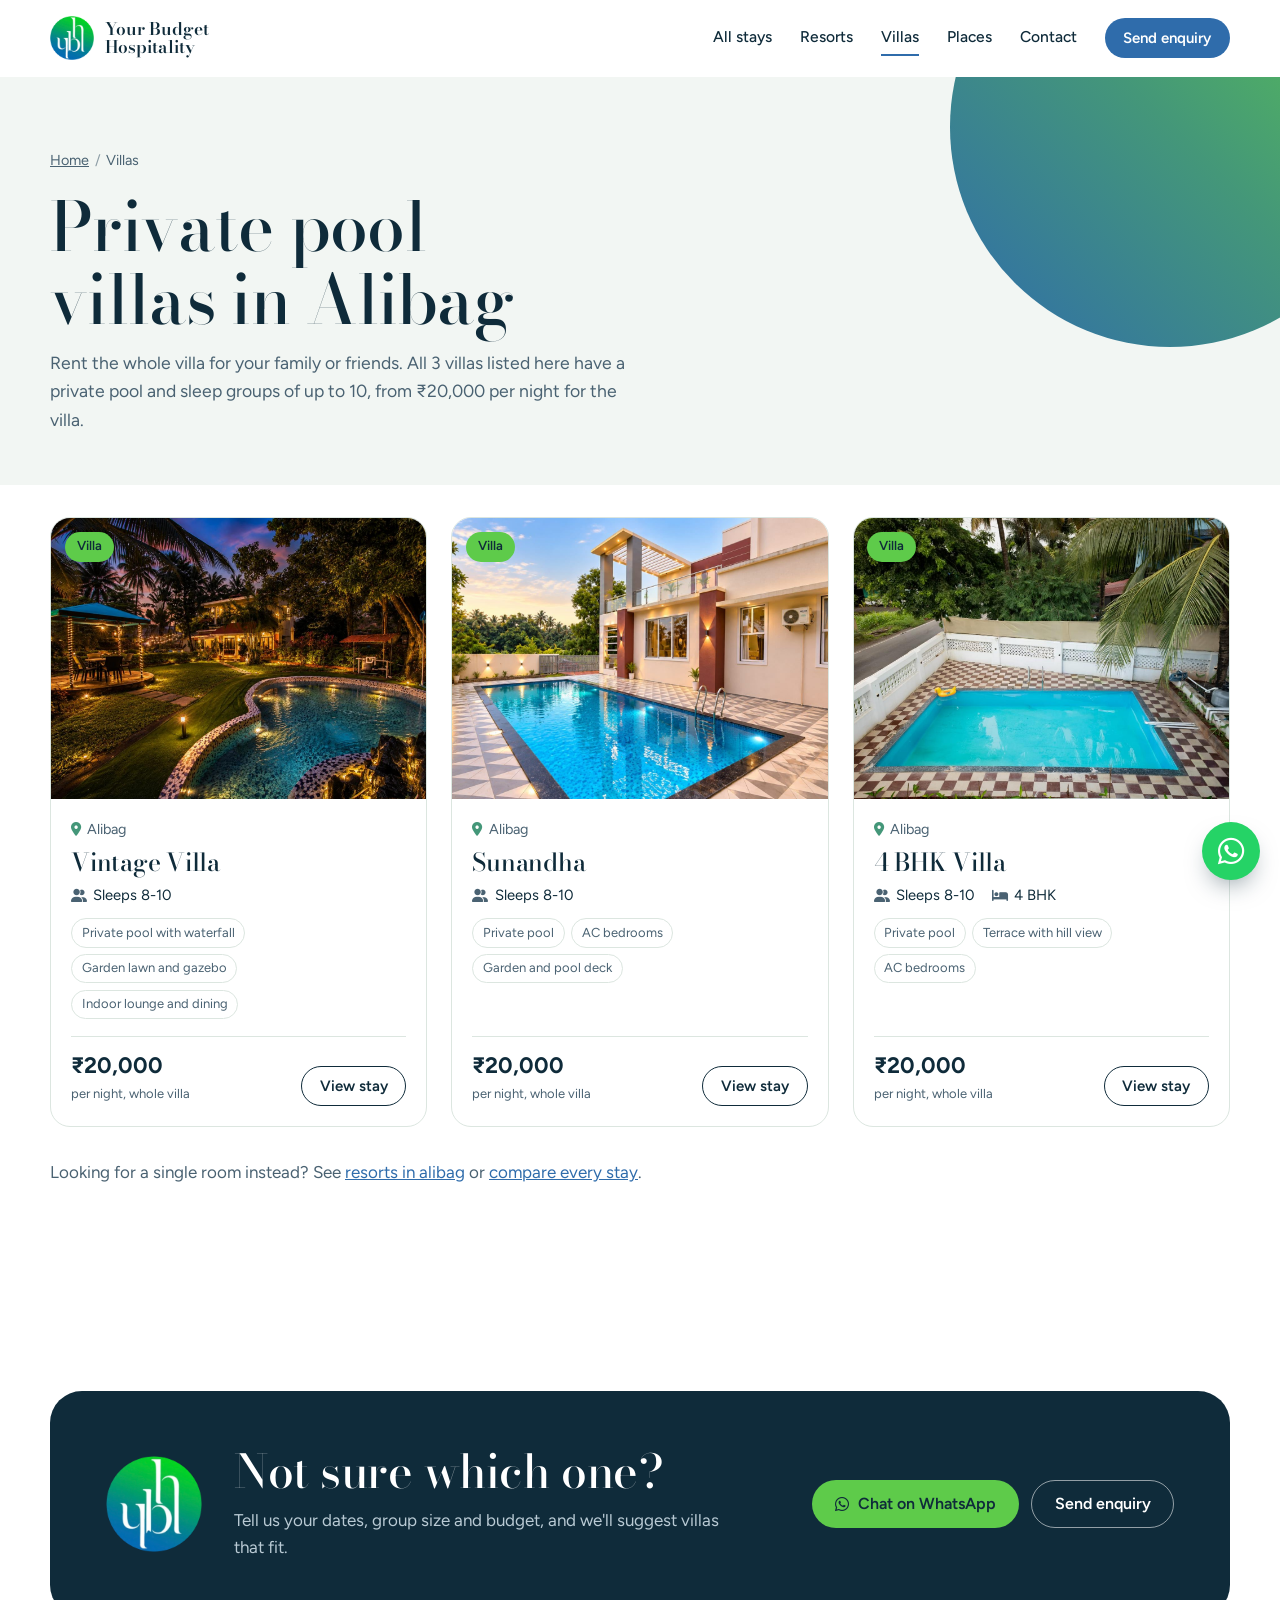
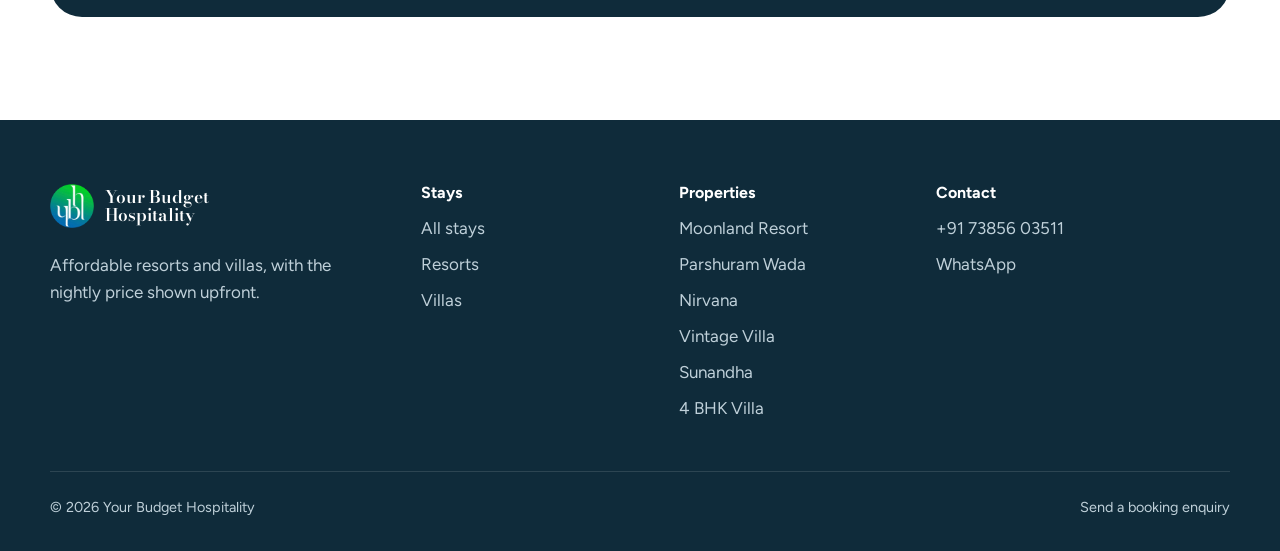
<file: villas-in-alibag.html>
<!DOCTYPE html>
<html lang="en">
<head>
  <meta charset="UTF-8">
  <meta name="viewport" content="width=device-width, initial-scale=1.0">
  <title>Private Pool Villas in Alibag from ₹20,000 | Your Budget Hospitality</title>
  <meta name="description" content="Book a whole private pool villa in Alibag for your group. Compare Vintage Villa, Sunandha and 4 BHK Villa, from ₹20,000 per night. Enquire on WhatsApp.">
  <link rel="canonical" href="https://www.yourbudgethospitality.com/villas-in-alibag.html">
  <meta name="robots" content="index, follow, max-image-preview:large">
  <meta property="og:type" content="website">
  <meta property="og:site_name" content="Your Budget Hospitality">
  <meta property="og:title" content="Private Pool Villas in Alibag from ₹20,000 | Your Budget Hospitality">
  <meta property="og:description" content="Book a whole private pool villa in Alibag for your group. Compare Vintage Villa, Sunandha and 4 BHK Villa, from ₹20,000 per night. Enquire on WhatsApp.">
  <meta property="og:url" content="https://www.yourbudgethospitality.com/villas-in-alibag.html">
  <meta property="og:image" content="https://www.yourbudgethospitality.com/images/vintage-villa-01-pool-night.jpg">
  <meta property="og:image:alt" content="Vintage Villa in Alibag">
  <meta name="twitter:card" content="summary_large_image">
  <script type="application/ld+json">{"@context":"https://schema.org","@graph":[{"@type":"CollectionPage","@id":"https://www.yourbudgethospitality.com/villas-in-alibag.html#webpage","url":"https://www.yourbudgethospitality.com/villas-in-alibag.html","name":"Private Pool Villas in Alibag from ₹20,000 | Your Budget Hospitality","description":"Book a whole private pool villa in Alibag for your group. Compare Vintage Villa, Sunandha and 4 BHK Villa, from ₹20,000 per night. Enquire on WhatsApp.","isPartOf":{"@id":"https://www.yourbudgethospitality.com/#website"},"publisher":{"@id":"https://www.yourbudgethospitality.com/#organization"},"inLanguage":"en-IN"},{"@type":"ItemList","name":"Private pool villas in Alibag","itemListElement":[{"@type":"ListItem","position":1,"name":"Vintage Villa","url":"https://www.yourbudgethospitality.com/stays/vintage-villa.html"},{"@type":"ListItem","position":2,"name":"Sunandha","url":"https://www.yourbudgethospitality.com/stays/sunandha.html"},{"@type":"ListItem","position":3,"name":"4 BHK Villa","url":"https://www.yourbudgethospitality.com/stays/4-bhk-villa.html"}]},{"@type":"BreadcrumbList","itemListElement":[{"@type":"ListItem","position":1,"name":"Home","item":"https://www.yourbudgethospitality.com/"},{"@type":"ListItem","position":2,"name":"Villas","item":"https://www.yourbudgethospitality.com/villas-in-alibag.html"}]}]}</script>
  <meta name="theme-color" content="#2F6CAB">
  <link rel="icon" href="/favicon.ico" sizes="any">
  <link rel="icon" type="image/png" sizes="32x32" href="/favicon-32x32.png">
  <link rel="apple-touch-icon" href="/apple-touch-icon.png">
  <link rel="preconnect" href="https://fonts.googleapis.com">
  <link rel="preconnect" href="https://fonts.gstatic.com" crossorigin>
  <link rel="stylesheet" href="https://fonts.googleapis.com/css2?family=Bodoni+Moda:opsz,wght@6..96,400..700&family=Figtree:wght@400;500;600;700&display=swap">
  <link rel="stylesheet" href="https://cdnjs.cloudflare.com/ajax/libs/font-awesome/6.5.1/css/all.min.css">
  <link rel="stylesheet" href="/style.css">
  <script src="/data.js" defer></script>
  <script src="/main.js" defer></script>
</head>
<body data-page="type">
  <a class="skip-link" href="#main">Skip to content</a>

  <header class="site-header" id="siteHeader">
    <div class="wrap nav">
      <a class="brand" href="/">
        <img src="/ybh-mark.png" alt="" width="44" height="44">
        <span>Your Budget<br>Hospitality</span>
      </a>
      <button class="nav-toggle" type="button" aria-expanded="false" aria-controls="navMenu">
        <i class="fa-solid fa-bars" aria-hidden="true"></i><span class="sr-only">Menu</span>
      </button>
      <nav class="nav-menu" id="navMenu" aria-label="Main">
        <a class="nav-link" href="/properties.html">All stays</a>
        <a class="nav-link" href="/resorts-in-alibag.html">Resorts</a>
        <a class="nav-link" href="/villas-in-alibag.html" aria-current="page">Villas</a>
        <a class="nav-link" href="/#places">Places</a>
        <a class="nav-link" href="/contact.html">Contact</a>
        <a class="btn btn-primary btn-sm" href="/contact.html">Send enquiry</a>
      </nav>
    </div>
  </header>

  <main id="main">
    <section class="page-head">
      <div class="wrap">
        <nav class="crumbs" aria-label="Breadcrumb"><ol><li><a href="/">Home</a></li><li aria-current="page">Villas</li></ol></nav>
        <h1>Private pool villas in Alibag</h1>
        <p>Rent the whole villa for your family or friends. All 3 villas listed here have a private pool and sleep groups of up to 10, from ₹20,000 per night for the villa.</p>
      </div>
    </section>

    <section class="section section-results">
      <div class="wrap">
        <div class="stay-grid"><article class="stay-card">
      <div class="stay-media"><img src="/images/vintage-villa-01-pool-night.jpg" alt="Vintage Villa, Alibag" loading="lazy"><span class="stay-tag tag-villa">Villa</span></div>
      <div class="stay-body">
        <p class="stay-place"><i class="fa-solid fa-location-dot" aria-hidden="true"></i>Alibag</p>
        <h3 class="stay-name"><a class="stay-link" href="/stays/vintage-villa.html">Vintage Villa</a></h3>
        <ul class="stay-facts"><li><i class="fa-solid fa-user-group" aria-hidden="true"></i>Sleeps 8-10</li></ul>
        <ul class="stay-highlights"><li>Private pool with waterfall</li><li>Garden lawn and gazebo</li><li>Indoor lounge and dining</li></ul>
        <div class="stay-foot">
          <p class="price"><strong>₹20,000</strong><span>per night, whole villa</span></p>
          <a class="btn btn-outline btn-sm" href="/stays/vintage-villa.html">View stay</a>
        </div>
      </div>
    </article><article class="stay-card">
      <div class="stay-media"><img src="/images/sunandha-1-pool.jpg" alt="Sunandha, Alibag" loading="lazy"><span class="stay-tag tag-villa">Villa</span></div>
      <div class="stay-body">
        <p class="stay-place"><i class="fa-solid fa-location-dot" aria-hidden="true"></i>Alibag</p>
        <h3 class="stay-name"><a class="stay-link" href="/stays/sunandha.html">Sunandha</a></h3>
        <ul class="stay-facts"><li><i class="fa-solid fa-user-group" aria-hidden="true"></i>Sleeps 8-10</li></ul>
        <ul class="stay-highlights"><li>Private pool</li><li>AC bedrooms</li><li>Garden and pool deck</li></ul>
        <div class="stay-foot">
          <p class="price"><strong>₹20,000</strong><span>per night, whole villa</span></p>
          <a class="btn btn-outline btn-sm" href="/stays/sunandha.html">View stay</a>
        </div>
      </div>
    </article><article class="stay-card">
      <div class="stay-media"><img src="/images/4-bhk-villa-01-pool.jpg" alt="4 BHK Villa, Alibag" loading="lazy"><span class="stay-tag tag-villa">Villa</span></div>
      <div class="stay-body">
        <p class="stay-place"><i class="fa-solid fa-location-dot" aria-hidden="true"></i>Alibag</p>
        <h3 class="stay-name"><a class="stay-link" href="/stays/4-bhk-villa.html">4 BHK Villa</a></h3>
        <ul class="stay-facts"><li><i class="fa-solid fa-user-group" aria-hidden="true"></i>Sleeps 8-10</li><li><i class="fa-solid fa-bed" aria-hidden="true"></i>4 BHK</li></ul>
        <ul class="stay-highlights"><li>Private pool</li><li>Terrace with hill view</li><li>AC bedrooms</li></ul>
        <div class="stay-foot">
          <p class="price"><strong>₹20,000</strong><span>per night, whole villa</span></p>
          <a class="btn btn-outline btn-sm" href="/stays/4-bhk-villa.html">View stay</a>
        </div>
      </div>
    </article></div>
        <p class="results-note">Looking for a single room instead? See <a href="/resorts-in-alibag.html">resorts in alibag</a> or <a href="/properties.html">compare every stay</a>.</p>
      </div>
    </section>

    <section class="section">
      <div class="wrap">
        <div class="cta on-dark">
          <img src="/ybh-mark.png" alt="" width="96" height="96">
          <div>
            <h2>Not sure which one?</h2>
            <p>Tell us your dates, group size and budget, and we'll suggest villas that fit.</p>
          </div>
          <div class="cta-actions">
            <a class="btn btn-whatsapp" data-site="whatsapp" href="https://wa.me/917385603511"><i class="fa-brands fa-whatsapp" aria-hidden="true"></i>Chat on WhatsApp</a>
            <a class="btn btn-light-outline" href="/contact.html">Send enquiry</a>
          </div>
        </div>
      </div>
    </section>
  </main>

  <footer class="site-footer on-dark">
    <div class="wrap">
      <div class="footer-grid">
        <div class="footer-brand">
          <a class="brand" href="/">
            <img src="/ybh-mark.png" alt="" width="44" height="44">
            <span>Your Budget<br>Hospitality</span>
          </a>
          <p>Affordable resorts and villas, with the nightly price shown upfront.</p>
        </div>
        <div>
          <h2 class="footer-title">Stays</h2>
          <ul>
            <li><a href="/properties.html">All stays</a></li>
            <li><a href="/resorts-in-alibag.html">Resorts</a></li>
            <li><a href="/villas-in-alibag.html">Villas</a></li>
          </ul>
        </div>
        <div>
          <h2 class="footer-title">Properties</h2>
          <ul>
            <li><a href="/stays/moonland-resort.html">Moonland Resort</a></li>
            <li><a href="/stays/parshuram-wada.html">Parshuram Wada</a></li>
            <li><a href="/stays/nirvana.html">Nirvana</a></li>
            <li><a href="/stays/vintage-villa.html">Vintage Villa</a></li>
            <li><a href="/stays/sunandha.html">Sunandha</a></li>
            <li><a href="/stays/4-bhk-villa.html">4 BHK Villa</a></li>
          </ul>
        </div>
        <div>
          <h2 class="footer-title">Contact</h2>
          <ul>
            <li><a data-site="phone" href="tel:+917385603511">+91 73856 03511</a></li>
            <li><a data-site="whatsapp" href="https://wa.me/917385603511">WhatsApp</a></li>
          </ul>
        </div>
      </div>
      <div class="footer-bottom">
        <p>&copy; <span id="year">2026</span> Your Budget Hospitality</p>
        <p><a href="/contact.html">Send a booking enquiry</a></p>
      </div>
    </div>
  </footer>

  <a class="wa-float" data-site="whatsapp" href="https://wa.me/917385603511" aria-label="Chat on WhatsApp"><i class="fa-brands fa-whatsapp" aria-hidden="true"></i></a>
</body>
</html>
</file>
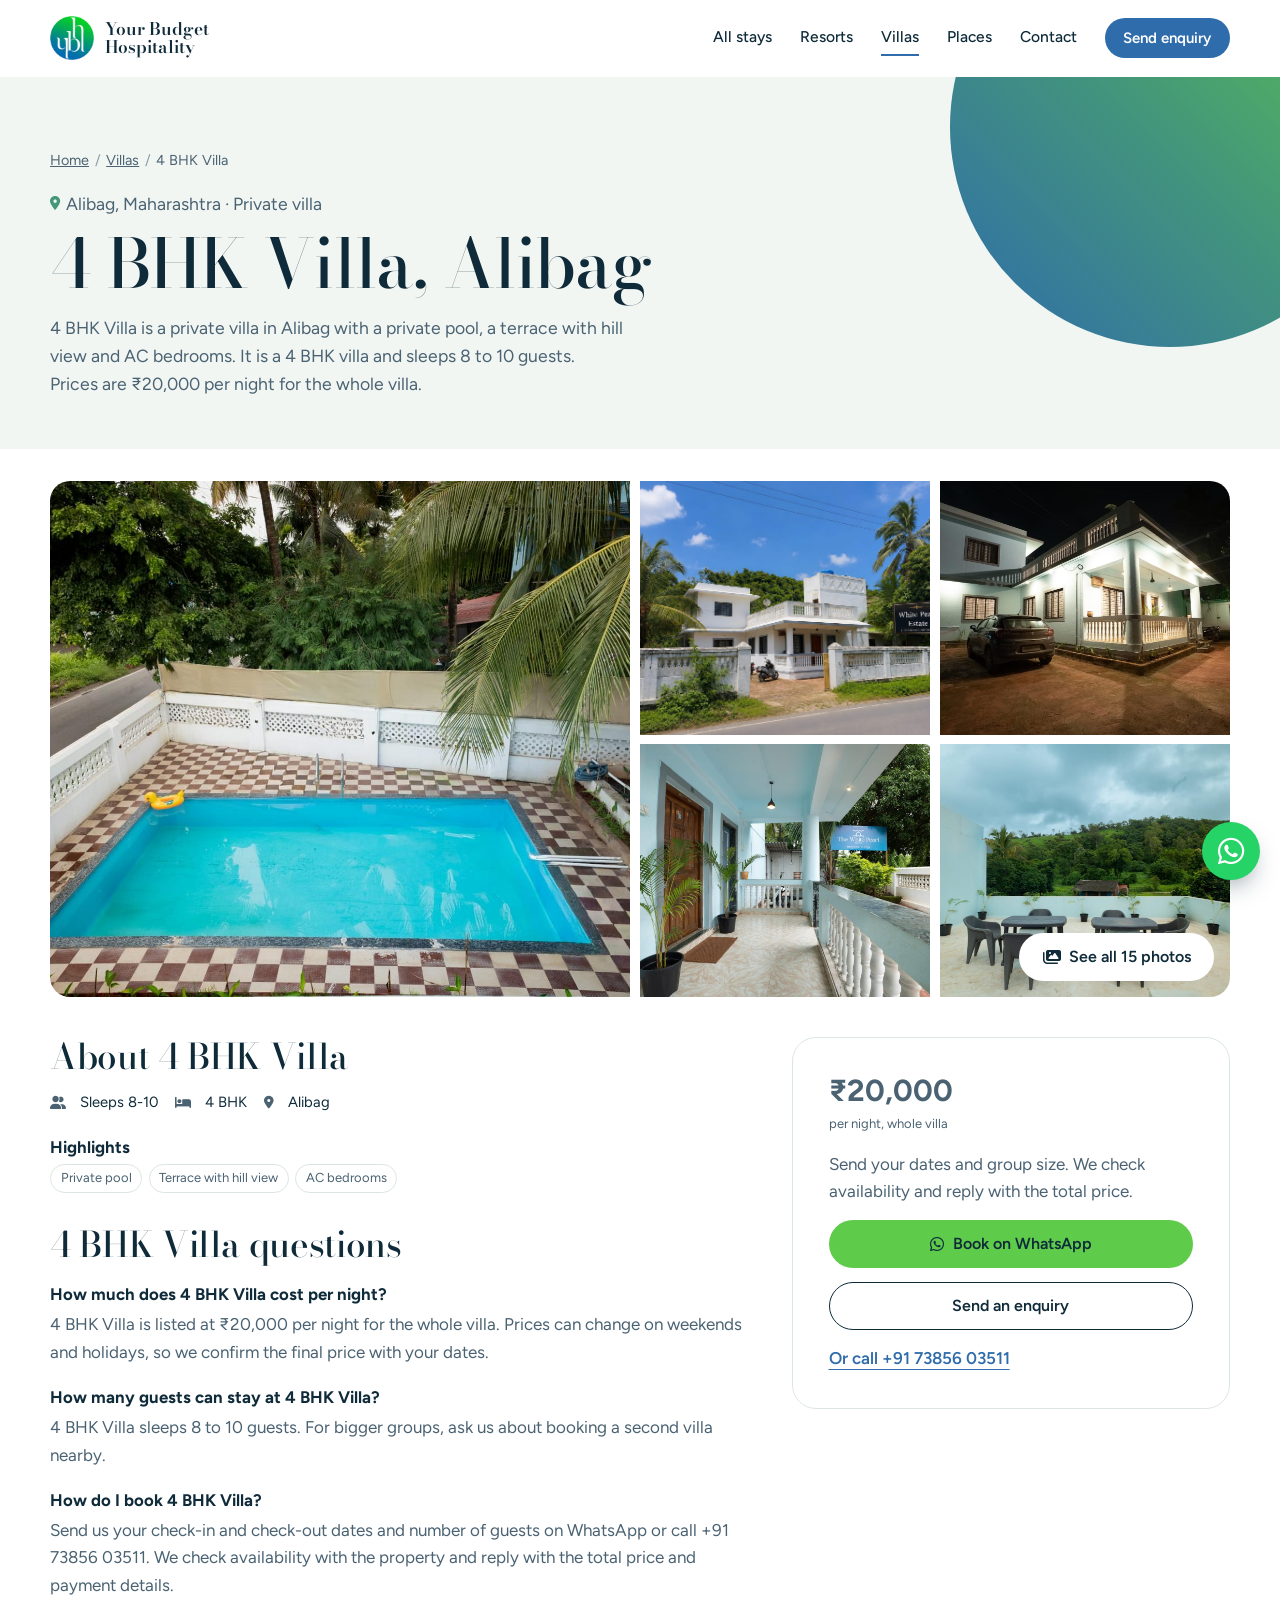
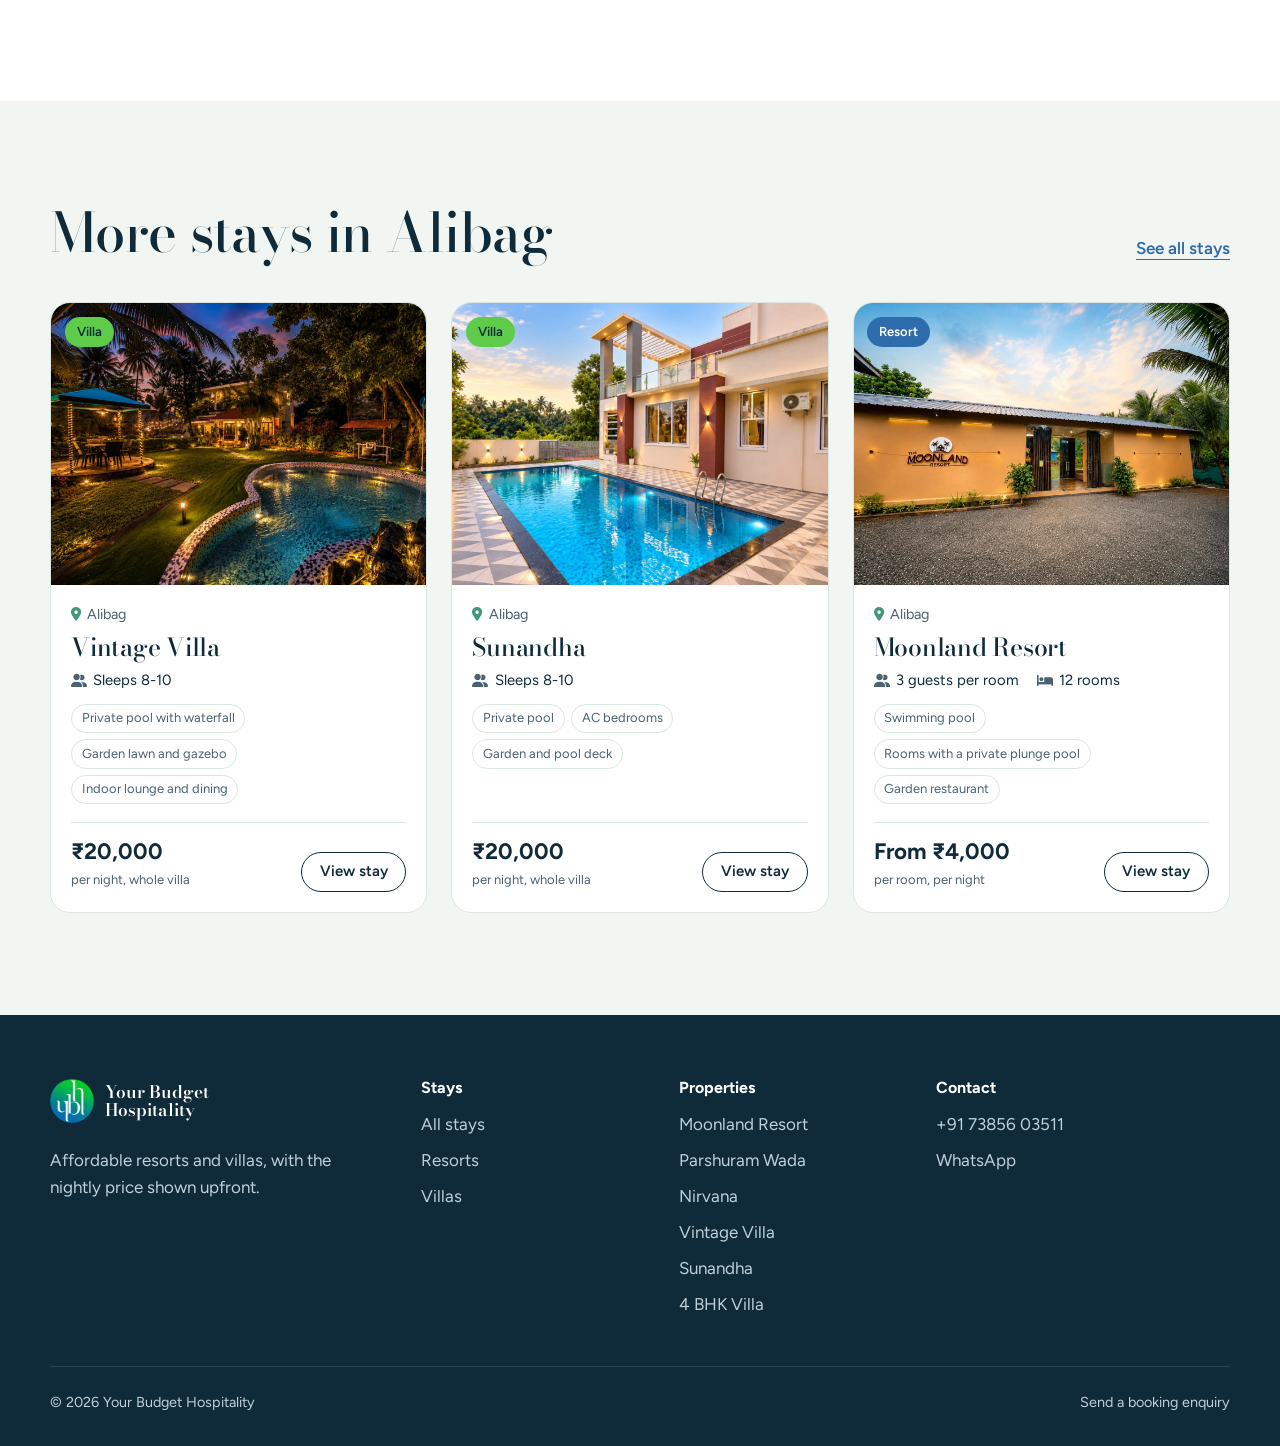
<file: stays/4-bhk-villa.html>
<!DOCTYPE html>
<html lang="en">
<head>
  <meta charset="UTF-8">
  <meta name="viewport" content="width=device-width, initial-scale=1.0">
  <title>4 BHK Villa, Alibag | Private Pool Villa from ₹20,000 | Your Budget Hospitality</title>
  <meta name="description" content="4 BHK Villa is a private villa in Alibag with a private pool, a terrace with hill view and AC bedrooms. ₹20,000 per night for the whole villa. Enquire on WhatsApp.">
  <link rel="canonical" href="https://www.yourbudgethospitality.com/stays/4-bhk-villa.html">
  <meta name="robots" content="index, follow, max-image-preview:large">
  <meta property="og:type" content="website">
  <meta property="og:site_name" content="Your Budget Hospitality">
  <meta property="og:title" content="4 BHK Villa, Alibag | Private Pool Villa from ₹20,000 | Your Budget Hospitality">
  <meta property="og:description" content="4 BHK Villa is a private villa in Alibag with a private pool, a terrace with hill view and AC bedrooms. ₹20,000 per night for the whole villa. Enquire on WhatsApp.">
  <meta property="og:url" content="https://www.yourbudgethospitality.com/stays/4-bhk-villa.html">
  <meta property="og:image" content="https://www.yourbudgethospitality.com/images/4-bhk-villa-01-pool.jpg">
  <meta property="og:image:alt" content="4 BHK Villa in Alibag">
  <meta name="twitter:card" content="summary_large_image">
  <script type="application/ld+json">{"@context":"https://schema.org","@graph":[{"@type":"LodgingBusiness","@id":"https://www.yourbudgethospitality.com/stays/4-bhk-villa.html#lodging","name":"4 BHK Villa","url":"https://www.yourbudgethospitality.com/stays/4-bhk-villa.html","description":"4 BHK Villa is a private villa in Alibag with a private pool, a terrace with hill view and AC bedrooms. It is a 4 BHK villa and sleeps 8 to 10 guests. Prices are ₹20,000 per night for the whole villa.","image":["https://www.yourbudgethospitality.com/images/4-bhk-villa-01-pool.jpg","https://www.yourbudgethospitality.com/images/4-bhk-villa-02-exterior-day.jpg","https://www.yourbudgethospitality.com/images/4-bhk-villa-03-exterior-night.jpg","https://www.yourbudgethospitality.com/images/4-bhk-villa-04-veranda.jpg","https://www.yourbudgethospitality.com/images/4-bhk-villa-05-terrace-hill-view.jpg","https://www.yourbudgethospitality.com/images/4-bhk-villa-06-living-room.jpg"],"address":{"@type":"PostalAddress","addressLocality":"Alibag","addressRegion":"Maharashtra","addressCountry":"IN"},"priceRange":"₹20,000+","amenityFeature":[{"@type":"LocationFeatureSpecification","name":"Private pool","value":true},{"@type":"LocationFeatureSpecification","name":"Terrace with hill view","value":true},{"@type":"LocationFeatureSpecification","name":"AC bedrooms","value":true}],"telephone":"+917385603511"},{"@type":"WebPage","@id":"https://www.yourbudgethospitality.com/stays/4-bhk-villa.html#webpage","url":"https://www.yourbudgethospitality.com/stays/4-bhk-villa.html","name":"4 BHK Villa, Alibag | Private Pool Villa from ₹20,000 | Your Budget Hospitality","description":"4 BHK Villa is a private villa in Alibag with a private pool, a terrace with hill view and AC bedrooms. ₹20,000 per night for the whole villa. Enquire on WhatsApp.","isPartOf":{"@id":"https://www.yourbudgethospitality.com/#website"},"about":{"@id":"https://www.yourbudgethospitality.com/stays/4-bhk-villa.html#lodging"},"publisher":{"@id":"https://www.yourbudgethospitality.com/#organization"},"inLanguage":"en-IN"},{"@type":"BreadcrumbList","itemListElement":[{"@type":"ListItem","position":1,"name":"Home","item":"https://www.yourbudgethospitality.com/"},{"@type":"ListItem","position":2,"name":"Villas","item":"https://www.yourbudgethospitality.com/villas-in-alibag.html"},{"@type":"ListItem","position":3,"name":"4 BHK Villa","item":"https://www.yourbudgethospitality.com/stays/4-bhk-villa.html"}]},{"@type":"FAQPage","mainEntity":[{"@type":"Question","name":"How much does 4 BHK Villa cost per night?","acceptedAnswer":{"@type":"Answer","text":"4 BHK Villa is listed at ₹20,000 per night for the whole villa. Prices can change on weekends and holidays, so we confirm the final price with your dates."}},{"@type":"Question","name":"How many guests can stay at 4 BHK Villa?","acceptedAnswer":{"@type":"Answer","text":"4 BHK Villa sleeps 8 to 10 guests. For bigger groups, ask us about booking a second villa nearby."}},{"@type":"Question","name":"How do I book 4 BHK Villa?","acceptedAnswer":{"@type":"Answer","text":"Send us your check-in and check-out dates and number of guests on WhatsApp or call +91 73856 03511. We check availability with the property and reply with the total price and payment details."}}]}]}</script>
  <meta name="theme-color" content="#2F6CAB">
  <link rel="icon" href="/favicon.ico" sizes="any">
  <link rel="icon" type="image/png" sizes="32x32" href="/favicon-32x32.png">
  <link rel="apple-touch-icon" href="/apple-touch-icon.png">
  <link rel="preconnect" href="https://fonts.googleapis.com">
  <link rel="preconnect" href="https://fonts.gstatic.com" crossorigin>
  <link rel="stylesheet" href="https://fonts.googleapis.com/css2?family=Bodoni+Moda:opsz,wght@6..96,400..700&family=Figtree:wght@400;500;600;700&display=swap">
  <link rel="stylesheet" href="https://cdnjs.cloudflare.com/ajax/libs/font-awesome/6.5.1/css/all.min.css">
  <link rel="stylesheet" href="/style.css">
  <script src="/data.js" defer></script>
  <script src="/main.js" defer></script>
</head>
<body data-page="stay">
  <a class="skip-link" href="#main">Skip to content</a>

  <header class="site-header" id="siteHeader">
    <div class="wrap nav">
      <a class="brand" href="/">
        <img src="/ybh-mark.png" alt="" width="44" height="44">
        <span>Your Budget<br>Hospitality</span>
      </a>
      <button class="nav-toggle" type="button" aria-expanded="false" aria-controls="navMenu">
        <i class="fa-solid fa-bars" aria-hidden="true"></i><span class="sr-only">Menu</span>
      </button>
      <nav class="nav-menu" id="navMenu" aria-label="Main">
        <a class="nav-link" href="/properties.html">All stays</a>
        <a class="nav-link" href="/resorts-in-alibag.html">Resorts</a>
        <a class="nav-link" href="/villas-in-alibag.html" aria-current="page">Villas</a>
        <a class="nav-link" href="/#places">Places</a>
        <a class="nav-link" href="/contact.html">Contact</a>
        <a class="btn btn-primary btn-sm" href="/contact.html">Send enquiry</a>
      </nav>
    </div>
  </header>

  <main id="main">
    <section class="page-head stay-head">
      <div class="wrap">
        <nav class="crumbs" aria-label="Breadcrumb"><ol><li><a href="/">Home</a></li><li><a href="/villas-in-alibag.html">Villas</a></li><li aria-current="page">4 BHK Villa</li></ol></nav>
        <p class="stay-place"><i class="fa-solid fa-location-dot" aria-hidden="true"></i>Alibag, Maharashtra · Private villa</p>
        <h1>4 BHK Villa, Alibag</h1>
        <p>4 BHK Villa is a private villa in Alibag with a private pool, a terrace with hill view and AC bedrooms. It is a 4 BHK villa and sleeps 8 to 10 guests. Prices are ₹20,000 per night for the whole villa.</p>
      </div>
    </section>

    <section class="section section-results">
      <div class="wrap">
        <div class="stay-gallery"><figure class="g-item g-main"><img src="/images/4-bhk-villa-01-pool.jpg" alt="4 BHK Villa pool" fetchpriority="high"></figure><figure class="g-item"><img src="/images/4-bhk-villa-02-exterior-day.jpg" alt="4 BHK Villa exterior day" loading="lazy"></figure><figure class="g-item"><img src="/images/4-bhk-villa-03-exterior-night.jpg" alt="4 BHK Villa exterior night" loading="lazy"></figure><figure class="g-item"><img src="/images/4-bhk-villa-04-veranda.jpg" alt="4 BHK Villa veranda" loading="lazy"></figure><figure class="g-item"><img src="/images/4-bhk-villa-05-terrace-hill-view.jpg" alt="4 BHK Villa terrace hill view" loading="lazy"></figure>
          <button class="btn btn-light g-all" type="button" data-gallery="4-bhk-villa"><i class="fa-solid fa-images" aria-hidden="true"></i>See all 15 photos</button>
        </div>
        <div class="stay-detail">
          <div class="stay-copy">
            <h2>About 4 BHK Villa</h2>
            <ul class="stay-facts detail-facts">
              <li><i class="fa-solid fa-user-group" aria-hidden="true"></i>Sleeps 8-10</li>
              <li><i class="fa-solid fa-bed" aria-hidden="true"></i>4 BHK</li>
              <li><i class="fa-solid fa-location-dot" aria-hidden="true"></i>Alibag</li>
            </ul>
            <h3>Highlights</h3>
            <ul class="stay-highlights"><li>Private pool</li><li>Terrace with hill view</li><li>AC bedrooms</li></ul>
            

            <h2>4 BHK Villa questions</h2>
            <h3>How much does 4 BHK Villa cost per night?</h3>
            <p>4 BHK Villa is listed at ₹20,000 per night for the whole villa. Prices can change on weekends and holidays, so we confirm the final price with your dates.</p>
            <h3>How many guests can stay at 4 BHK Villa?</h3>
            <p>4 BHK Villa sleeps 8 to 10 guests. For bigger groups, ask us about booking a second villa nearby.</p>
            <h3>How do I book 4 BHK Villa?</h3>
            <p>Send us your check-in and check-out dates and number of guests on WhatsApp or call +91 73856 03511. We check availability with the property and reply with the total price and payment details.</p>
          </div>
          <aside class="panel book-panel">
            <p class="price"><strong>₹20,000</strong><span>per night, whole villa</span></p>
            <p>Send your dates and group size. We check availability and reply with the total price.</p>
            <a class="btn btn-whatsapp" href="https://wa.me/917385603511?text=Hi%20Your%20Budget%20Hospitality%2C%20I'd%20like%20to%20book%204%20BHK%20Villa%20in%20Alibag.%20Please%20share%20availability%20and%20the%20total%20price." target="_blank" rel="noopener"><i class="fa-brands fa-whatsapp" aria-hidden="true"></i>Book on WhatsApp</a>
            <a class="btn btn-outline" href="/contact.html?property=4-bhk-villa">Send an enquiry</a>
            <a class="link-quiet" href="tel:+917385603511">Or call +91 73856 03511</a>
          </aside>
        </div>
      </div>
    </section>

    <section class="section section-mist">
      <div class="wrap">
        <div class="section-head"><h2>More stays in Alibag</h2><a class="link-quiet" href="/properties.html">See all stays</a></div>
        <div class="stay-grid"><article class="stay-card">
      <div class="stay-media"><img src="/images/vintage-villa-01-pool-night.jpg" alt="Vintage Villa, Alibag" loading="lazy"><span class="stay-tag tag-villa">Villa</span></div>
      <div class="stay-body">
        <p class="stay-place"><i class="fa-solid fa-location-dot" aria-hidden="true"></i>Alibag</p>
        <h3 class="stay-name"><a class="stay-link" href="/stays/vintage-villa.html">Vintage Villa</a></h3>
        <ul class="stay-facts"><li><i class="fa-solid fa-user-group" aria-hidden="true"></i>Sleeps 8-10</li></ul>
        <ul class="stay-highlights"><li>Private pool with waterfall</li><li>Garden lawn and gazebo</li><li>Indoor lounge and dining</li></ul>
        <div class="stay-foot">
          <p class="price"><strong>₹20,000</strong><span>per night, whole villa</span></p>
          <a class="btn btn-outline btn-sm" href="/stays/vintage-villa.html">View stay</a>
        </div>
      </div>
    </article><article class="stay-card">
      <div class="stay-media"><img src="/images/sunandha-1-pool.jpg" alt="Sunandha, Alibag" loading="lazy"><span class="stay-tag tag-villa">Villa</span></div>
      <div class="stay-body">
        <p class="stay-place"><i class="fa-solid fa-location-dot" aria-hidden="true"></i>Alibag</p>
        <h3 class="stay-name"><a class="stay-link" href="/stays/sunandha.html">Sunandha</a></h3>
        <ul class="stay-facts"><li><i class="fa-solid fa-user-group" aria-hidden="true"></i>Sleeps 8-10</li></ul>
        <ul class="stay-highlights"><li>Private pool</li><li>AC bedrooms</li><li>Garden and pool deck</li></ul>
        <div class="stay-foot">
          <p class="price"><strong>₹20,000</strong><span>per night, whole villa</span></p>
          <a class="btn btn-outline btn-sm" href="/stays/sunandha.html">View stay</a>
        </div>
      </div>
    </article><article class="stay-card">
      <div class="stay-media"><img src="/images/moonland-resort-01-entrance.jpg" alt="Moonland Resort, Alibag" loading="lazy"><span class="stay-tag tag-resort">Resort</span></div>
      <div class="stay-body">
        <p class="stay-place"><i class="fa-solid fa-location-dot" aria-hidden="true"></i>Alibag</p>
        <h3 class="stay-name"><a class="stay-link" href="/stays/moonland-resort.html">Moonland Resort</a></h3>
        <ul class="stay-facts"><li><i class="fa-solid fa-user-group" aria-hidden="true"></i>3 guests per room</li><li><i class="fa-solid fa-bed" aria-hidden="true"></i>12 rooms</li></ul>
        <ul class="stay-highlights"><li>Swimming pool</li><li>Rooms with a private plunge pool</li><li>Garden restaurant</li></ul>
        <div class="stay-foot">
          <p class="price"><strong>From ₹4,000</strong><span>per room, per night</span></p>
          <a class="btn btn-outline btn-sm" href="/stays/moonland-resort.html">View stay</a>
        </div>
      </div>
    </article></div>
      </div>
    </section>
  </main>

  <footer class="site-footer on-dark">
    <div class="wrap">
      <div class="footer-grid">
        <div class="footer-brand">
          <a class="brand" href="/">
            <img src="/ybh-mark.png" alt="" width="44" height="44">
            <span>Your Budget<br>Hospitality</span>
          </a>
          <p>Affordable resorts and villas, with the nightly price shown upfront.</p>
        </div>
        <div>
          <h2 class="footer-title">Stays</h2>
          <ul>
            <li><a href="/properties.html">All stays</a></li>
            <li><a href="/resorts-in-alibag.html">Resorts</a></li>
            <li><a href="/villas-in-alibag.html">Villas</a></li>
          </ul>
        </div>
        <div>
          <h2 class="footer-title">Properties</h2>
          <ul>
            <li><a href="/stays/moonland-resort.html">Moonland Resort</a></li>
            <li><a href="/stays/parshuram-wada.html">Parshuram Wada</a></li>
            <li><a href="/stays/nirvana.html">Nirvana</a></li>
            <li><a href="/stays/vintage-villa.html">Vintage Villa</a></li>
            <li><a href="/stays/sunandha.html">Sunandha</a></li>
            <li><a href="/stays/4-bhk-villa.html">4 BHK Villa</a></li>
          </ul>
        </div>
        <div>
          <h2 class="footer-title">Contact</h2>
          <ul>
            <li><a data-site="phone" href="tel:+917385603511">+91 73856 03511</a></li>
            <li><a data-site="whatsapp" href="https://wa.me/917385603511">WhatsApp</a></li>
          </ul>
        </div>
      </div>
      <div class="footer-bottom">
        <p>&copy; <span id="year">2026</span> Your Budget Hospitality</p>
        <p><a href="/contact.html">Send a booking enquiry</a></p>
      </div>
    </div>
  </footer>

  <a class="wa-float" data-site="whatsapp" href="https://wa.me/917385603511" aria-label="Chat on WhatsApp"><i class="fa-brands fa-whatsapp" aria-hidden="true"></i></a>
</body>
</html>
</file>
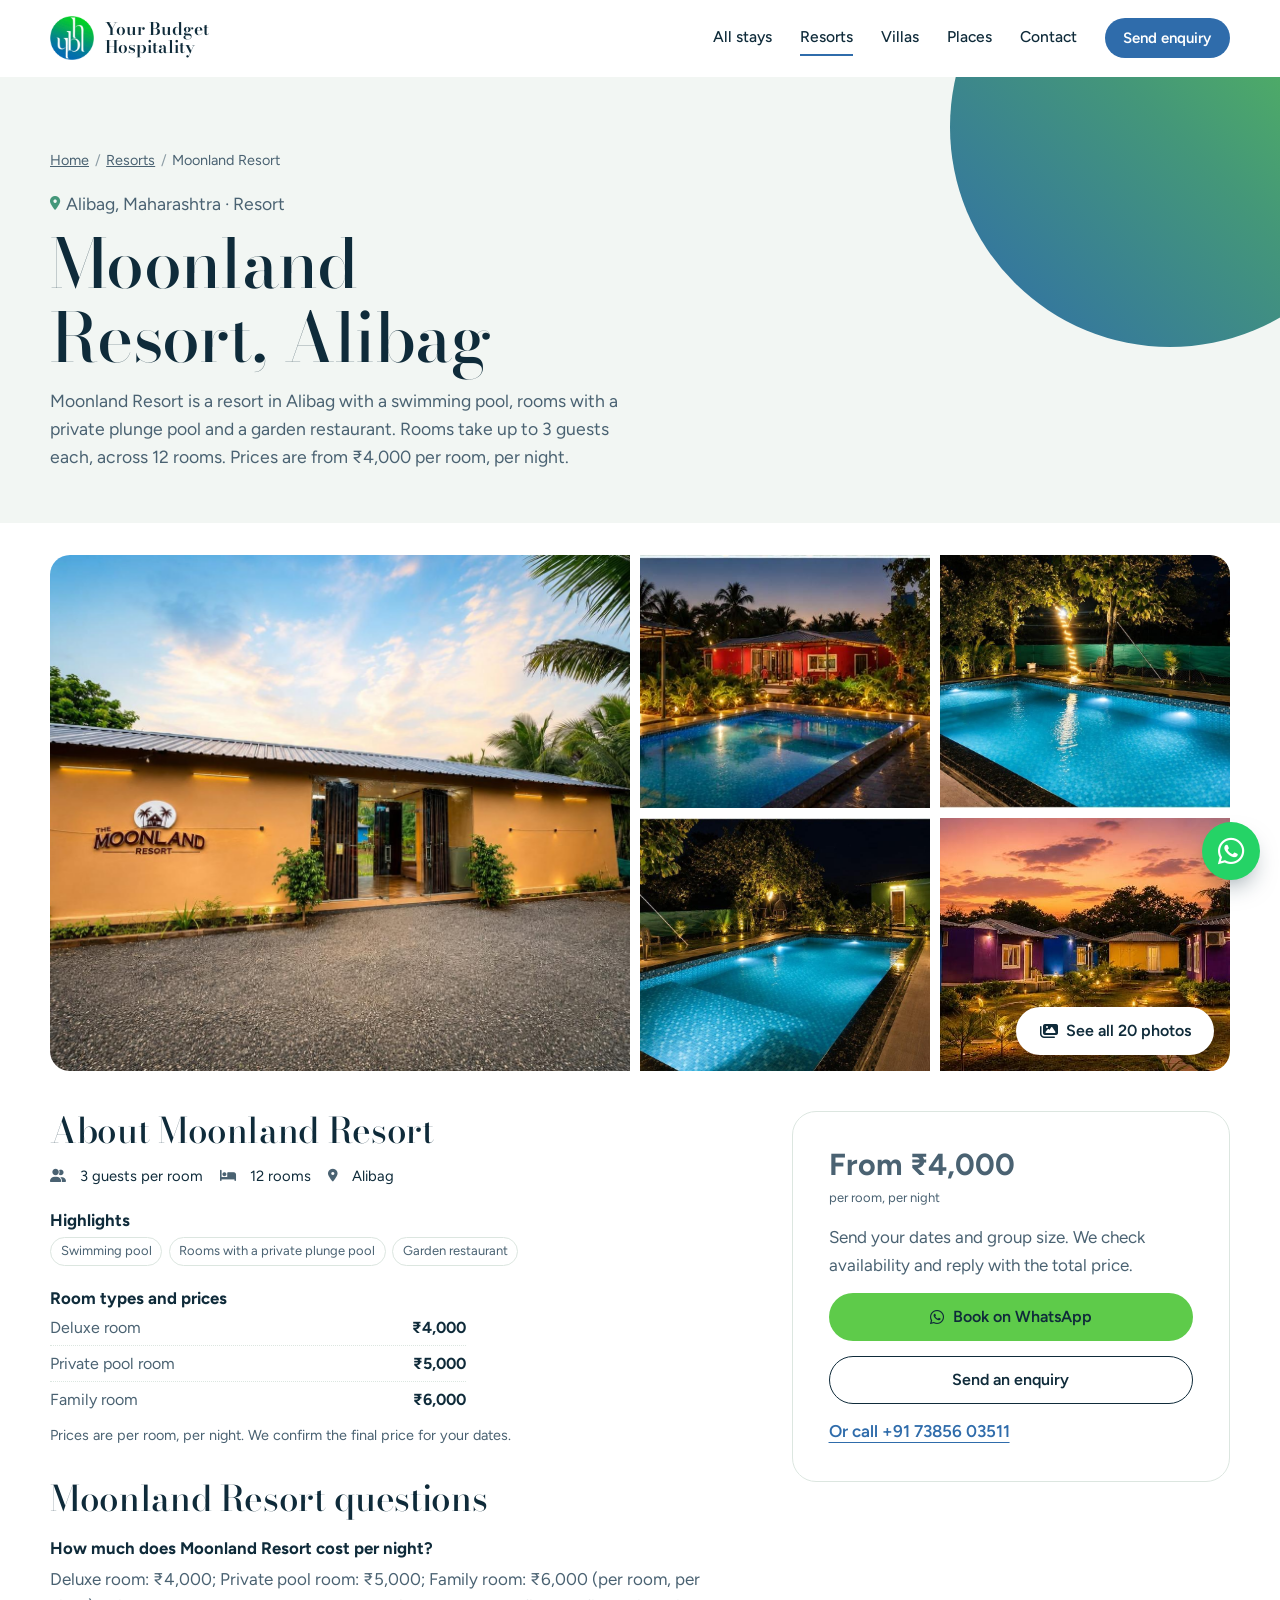
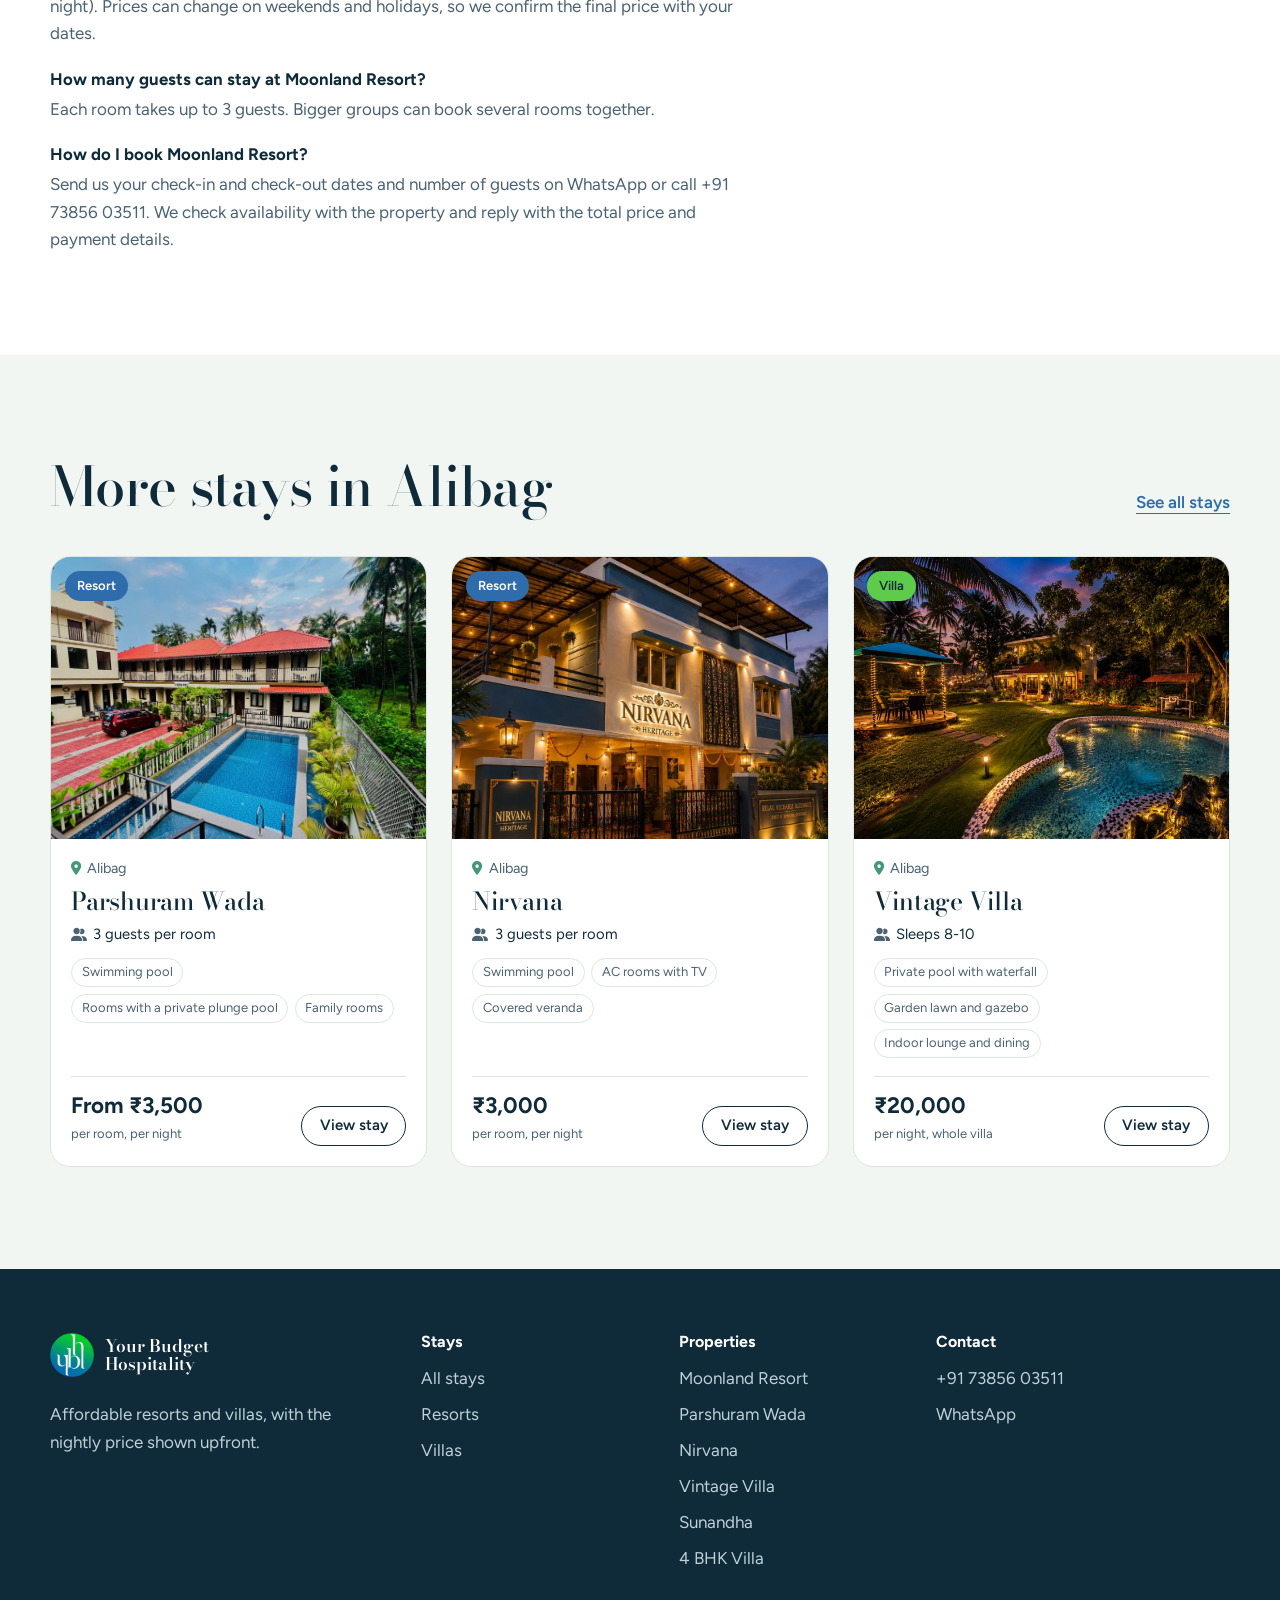
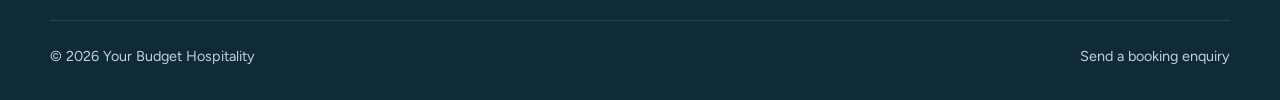
<file: stays/moonland-resort.html>
<!DOCTYPE html>
<html lang="en">
<head>
  <meta charset="UTF-8">
  <meta name="viewport" content="width=device-width, initial-scale=1.0">
  <title>Moonland Resort, Alibag | Resort from ₹4,000 | Your Budget Hospitality</title>
  <meta name="description" content="Moonland Resort is a resort in Alibag with a swimming pool, rooms with a private plunge pool and a garden restaurant. From ₹4,000 per room, per night. Enquire on WhatsApp.">
  <link rel="canonical" href="https://www.yourbudgethospitality.com/stays/moonland-resort.html">
  <meta name="robots" content="index, follow, max-image-preview:large">
  <meta property="og:type" content="website">
  <meta property="og:site_name" content="Your Budget Hospitality">
  <meta property="og:title" content="Moonland Resort, Alibag | Resort from ₹4,000 | Your Budget Hospitality">
  <meta property="og:description" content="Moonland Resort is a resort in Alibag with a swimming pool, rooms with a private plunge pool and a garden restaurant. From ₹4,000 per room, per night. Enquire on WhatsApp.">
  <meta property="og:url" content="https://www.yourbudgethospitality.com/stays/moonland-resort.html">
  <meta property="og:image" content="https://www.yourbudgethospitality.com/images/moonland-resort-01-entrance.jpg">
  <meta property="og:image:alt" content="Moonland Resort in Alibag">
  <meta name="twitter:card" content="summary_large_image">
  <script type="application/ld+json">{"@context":"https://schema.org","@graph":[{"@type":"Resort","@id":"https://www.yourbudgethospitality.com/stays/moonland-resort.html#lodging","name":"Moonland Resort","url":"https://www.yourbudgethospitality.com/stays/moonland-resort.html","description":"Moonland Resort is a resort in Alibag with a swimming pool, rooms with a private plunge pool and a garden restaurant. Rooms take up to 3 guests each, across 12 rooms. Prices are from ₹4,000 per room, per night.","image":["https://www.yourbudgethospitality.com/images/moonland-resort-01-entrance.jpg","https://www.yourbudgethospitality.com/images/moonland-resort-02-pool-night.jpg","https://www.yourbudgethospitality.com/images/moonland-resort-03-pool-night.jpg","https://www.yourbudgethospitality.com/images/moonland-resort-04-pool-night.jpg","https://www.yourbudgethospitality.com/images/moonland-resort-05-cottages-sunset.jpg","https://www.yourbudgethospitality.com/images/moonland-resort-06-restaurant.jpg"],"address":{"@type":"PostalAddress","addressLocality":"Alibag","addressRegion":"Maharashtra","addressCountry":"IN"},"priceRange":"₹4,000+","amenityFeature":[{"@type":"LocationFeatureSpecification","name":"Swimming pool","value":true},{"@type":"LocationFeatureSpecification","name":"Rooms with a private plunge pool","value":true},{"@type":"LocationFeatureSpecification","name":"Garden restaurant","value":true}],"telephone":"+917385603511","numberOfRooms":12},{"@type":"WebPage","@id":"https://www.yourbudgethospitality.com/stays/moonland-resort.html#webpage","url":"https://www.yourbudgethospitality.com/stays/moonland-resort.html","name":"Moonland Resort, Alibag | Resort from ₹4,000 | Your Budget Hospitality","description":"Moonland Resort is a resort in Alibag with a swimming pool, rooms with a private plunge pool and a garden restaurant. From ₹4,000 per room, per night. Enquire on WhatsApp.","isPartOf":{"@id":"https://www.yourbudgethospitality.com/#website"},"about":{"@id":"https://www.yourbudgethospitality.com/stays/moonland-resort.html#lodging"},"publisher":{"@id":"https://www.yourbudgethospitality.com/#organization"},"inLanguage":"en-IN"},{"@type":"BreadcrumbList","itemListElement":[{"@type":"ListItem","position":1,"name":"Home","item":"https://www.yourbudgethospitality.com/"},{"@type":"ListItem","position":2,"name":"Resorts","item":"https://www.yourbudgethospitality.com/resorts-in-alibag.html"},{"@type":"ListItem","position":3,"name":"Moonland Resort","item":"https://www.yourbudgethospitality.com/stays/moonland-resort.html"}]},{"@type":"FAQPage","mainEntity":[{"@type":"Question","name":"How much does Moonland Resort cost per night?","acceptedAnswer":{"@type":"Answer","text":"Deluxe room: ₹4,000; Private pool room: ₹5,000; Family room: ₹6,000 (per room, per night). Prices can change on weekends and holidays, so we confirm the final price with your dates."}},{"@type":"Question","name":"How many guests can stay at Moonland Resort?","acceptedAnswer":{"@type":"Answer","text":"Each room takes up to 3 guests. Bigger groups can book several rooms together."}},{"@type":"Question","name":"How do I book Moonland Resort?","acceptedAnswer":{"@type":"Answer","text":"Send us your check-in and check-out dates and number of guests on WhatsApp or call +91 73856 03511. We check availability with the property and reply with the total price and payment details."}}]}]}</script>
  <meta name="theme-color" content="#2F6CAB">
  <link rel="icon" href="/favicon.ico" sizes="any">
  <link rel="icon" type="image/png" sizes="32x32" href="/favicon-32x32.png">
  <link rel="apple-touch-icon" href="/apple-touch-icon.png">
  <link rel="preconnect" href="https://fonts.googleapis.com">
  <link rel="preconnect" href="https://fonts.gstatic.com" crossorigin>
  <link rel="stylesheet" href="https://fonts.googleapis.com/css2?family=Bodoni+Moda:opsz,wght@6..96,400..700&family=Figtree:wght@400;500;600;700&display=swap">
  <link rel="stylesheet" href="https://cdnjs.cloudflare.com/ajax/libs/font-awesome/6.5.1/css/all.min.css">
  <link rel="stylesheet" href="/style.css">
  <script src="/data.js" defer></script>
  <script src="/main.js" defer></script>
</head>
<body data-page="stay">
  <a class="skip-link" href="#main">Skip to content</a>

  <header class="site-header" id="siteHeader">
    <div class="wrap nav">
      <a class="brand" href="/">
        <img src="/ybh-mark.png" alt="" width="44" height="44">
        <span>Your Budget<br>Hospitality</span>
      </a>
      <button class="nav-toggle" type="button" aria-expanded="false" aria-controls="navMenu">
        <i class="fa-solid fa-bars" aria-hidden="true"></i><span class="sr-only">Menu</span>
      </button>
      <nav class="nav-menu" id="navMenu" aria-label="Main">
        <a class="nav-link" href="/properties.html">All stays</a>
        <a class="nav-link" href="/resorts-in-alibag.html" aria-current="page">Resorts</a>
        <a class="nav-link" href="/villas-in-alibag.html">Villas</a>
        <a class="nav-link" href="/#places">Places</a>
        <a class="nav-link" href="/contact.html">Contact</a>
        <a class="btn btn-primary btn-sm" href="/contact.html">Send enquiry</a>
      </nav>
    </div>
  </header>

  <main id="main">
    <section class="page-head stay-head">
      <div class="wrap">
        <nav class="crumbs" aria-label="Breadcrumb"><ol><li><a href="/">Home</a></li><li><a href="/resorts-in-alibag.html">Resorts</a></li><li aria-current="page">Moonland Resort</li></ol></nav>
        <p class="stay-place"><i class="fa-solid fa-location-dot" aria-hidden="true"></i>Alibag, Maharashtra · Resort</p>
        <h1>Moonland Resort, Alibag</h1>
        <p>Moonland Resort is a resort in Alibag with a swimming pool, rooms with a private plunge pool and a garden restaurant. Rooms take up to 3 guests each, across 12 rooms. Prices are from ₹4,000 per room, per night.</p>
      </div>
    </section>

    <section class="section section-results">
      <div class="wrap">
        <div class="stay-gallery"><figure class="g-item g-main"><img src="/images/moonland-resort-01-entrance.jpg" alt="Moonland Resort entrance" fetchpriority="high"></figure><figure class="g-item"><img src="/images/moonland-resort-02-pool-night.jpg" alt="Moonland Resort pool night" loading="lazy"></figure><figure class="g-item"><img src="/images/moonland-resort-03-pool-night.jpg" alt="Moonland Resort pool night" loading="lazy"></figure><figure class="g-item"><img src="/images/moonland-resort-04-pool-night.jpg" alt="Moonland Resort pool night" loading="lazy"></figure><figure class="g-item"><img src="/images/moonland-resort-05-cottages-sunset.jpg" alt="Moonland Resort cottages sunset" loading="lazy"></figure>
          <button class="btn btn-light g-all" type="button" data-gallery="moonland-resort"><i class="fa-solid fa-images" aria-hidden="true"></i>See all 20 photos</button>
        </div>
        <div class="stay-detail">
          <div class="stay-copy">
            <h2>About Moonland Resort</h2>
            <ul class="stay-facts detail-facts">
              <li><i class="fa-solid fa-user-group" aria-hidden="true"></i>3 guests per room</li>
              <li><i class="fa-solid fa-bed" aria-hidden="true"></i>12 rooms</li>
              <li><i class="fa-solid fa-location-dot" aria-hidden="true"></i>Alibag</li>
            </ul>
            <h3>Highlights</h3>
            <ul class="stay-highlights"><li>Swimming pool</li><li>Rooms with a private plunge pool</li><li>Garden restaurant</li></ul>
            <h3>Room types and prices</h3>
            <ul class="room-list"><li><span>Deluxe room</span><strong>₹4,000</strong></li><li><span>Private pool room</span><strong>₹5,000</strong></li><li><span>Family room</span><strong>₹6,000</strong></li></ul>
            <p class="muted">Prices are per room, per night. We confirm the final price for your dates.</p>

            <h2>Moonland Resort questions</h2>
            <h3>How much does Moonland Resort cost per night?</h3>
            <p>Deluxe room: ₹4,000; Private pool room: ₹5,000; Family room: ₹6,000 (per room, per night). Prices can change on weekends and holidays, so we confirm the final price with your dates.</p>
            <h3>How many guests can stay at Moonland Resort?</h3>
            <p>Each room takes up to 3 guests. Bigger groups can book several rooms together.</p>
            <h3>How do I book Moonland Resort?</h3>
            <p>Send us your check-in and check-out dates and number of guests on WhatsApp or call +91 73856 03511. We check availability with the property and reply with the total price and payment details.</p>
          </div>
          <aside class="panel book-panel">
            <p class="price"><strong>From ₹4,000</strong><span>per room, per night</span></p>
            <p>Send your dates and group size. We check availability and reply with the total price.</p>
            <a class="btn btn-whatsapp" href="https://wa.me/917385603511?text=Hi%20Your%20Budget%20Hospitality%2C%20I'd%20like%20to%20book%20Moonland%20Resort%20in%20Alibag.%20Please%20share%20availability%20and%20the%20total%20price." target="_blank" rel="noopener"><i class="fa-brands fa-whatsapp" aria-hidden="true"></i>Book on WhatsApp</a>
            <a class="btn btn-outline" href="/contact.html?property=moonland-resort">Send an enquiry</a>
            <a class="link-quiet" href="tel:+917385603511">Or call +91 73856 03511</a>
          </aside>
        </div>
      </div>
    </section>

    <section class="section section-mist">
      <div class="wrap">
        <div class="section-head"><h2>More stays in Alibag</h2><a class="link-quiet" href="/properties.html">See all stays</a></div>
        <div class="stay-grid"><article class="stay-card">
      <div class="stay-media"><img src="/images/parshuram-wada-01-pool-and-property.jpg" alt="Parshuram Wada, Alibag" loading="lazy"><span class="stay-tag tag-resort">Resort</span></div>
      <div class="stay-body">
        <p class="stay-place"><i class="fa-solid fa-location-dot" aria-hidden="true"></i>Alibag</p>
        <h3 class="stay-name"><a class="stay-link" href="/stays/parshuram-wada.html">Parshuram Wada</a></h3>
        <ul class="stay-facts"><li><i class="fa-solid fa-user-group" aria-hidden="true"></i>3 guests per room</li></ul>
        <ul class="stay-highlights"><li>Swimming pool</li><li>Rooms with a private plunge pool</li><li>Family rooms</li></ul>
        <div class="stay-foot">
          <p class="price"><strong>From ₹3,500</strong><span>per room, per night</span></p>
          <a class="btn btn-outline btn-sm" href="/stays/parshuram-wada.html">View stay</a>
        </div>
      </div>
    </article><article class="stay-card">
      <div class="stay-media"><img src="/images/nirvana-01-entrance-evening.jpg" alt="Nirvana, Alibag" loading="lazy"><span class="stay-tag tag-resort">Resort</span></div>
      <div class="stay-body">
        <p class="stay-place"><i class="fa-solid fa-location-dot" aria-hidden="true"></i>Alibag</p>
        <h3 class="stay-name"><a class="stay-link" href="/stays/nirvana.html">Nirvana</a></h3>
        <ul class="stay-facts"><li><i class="fa-solid fa-user-group" aria-hidden="true"></i>3 guests per room</li></ul>
        <ul class="stay-highlights"><li>Swimming pool</li><li>AC rooms with TV</li><li>Covered veranda</li></ul>
        <div class="stay-foot">
          <p class="price"><strong>₹3,000</strong><span>per room, per night</span></p>
          <a class="btn btn-outline btn-sm" href="/stays/nirvana.html">View stay</a>
        </div>
      </div>
    </article><article class="stay-card">
      <div class="stay-media"><img src="/images/vintage-villa-01-pool-night.jpg" alt="Vintage Villa, Alibag" loading="lazy"><span class="stay-tag tag-villa">Villa</span></div>
      <div class="stay-body">
        <p class="stay-place"><i class="fa-solid fa-location-dot" aria-hidden="true"></i>Alibag</p>
        <h3 class="stay-name"><a class="stay-link" href="/stays/vintage-villa.html">Vintage Villa</a></h3>
        <ul class="stay-facts"><li><i class="fa-solid fa-user-group" aria-hidden="true"></i>Sleeps 8-10</li></ul>
        <ul class="stay-highlights"><li>Private pool with waterfall</li><li>Garden lawn and gazebo</li><li>Indoor lounge and dining</li></ul>
        <div class="stay-foot">
          <p class="price"><strong>₹20,000</strong><span>per night, whole villa</span></p>
          <a class="btn btn-outline btn-sm" href="/stays/vintage-villa.html">View stay</a>
        </div>
      </div>
    </article></div>
      </div>
    </section>
  </main>

  <footer class="site-footer on-dark">
    <div class="wrap">
      <div class="footer-grid">
        <div class="footer-brand">
          <a class="brand" href="/">
            <img src="/ybh-mark.png" alt="" width="44" height="44">
            <span>Your Budget<br>Hospitality</span>
          </a>
          <p>Affordable resorts and villas, with the nightly price shown upfront.</p>
        </div>
        <div>
          <h2 class="footer-title">Stays</h2>
          <ul>
            <li><a href="/properties.html">All stays</a></li>
            <li><a href="/resorts-in-alibag.html">Resorts</a></li>
            <li><a href="/villas-in-alibag.html">Villas</a></li>
          </ul>
        </div>
        <div>
          <h2 class="footer-title">Properties</h2>
          <ul>
            <li><a href="/stays/moonland-resort.html">Moonland Resort</a></li>
            <li><a href="/stays/parshuram-wada.html">Parshuram Wada</a></li>
            <li><a href="/stays/nirvana.html">Nirvana</a></li>
            <li><a href="/stays/vintage-villa.html">Vintage Villa</a></li>
            <li><a href="/stays/sunandha.html">Sunandha</a></li>
            <li><a href="/stays/4-bhk-villa.html">4 BHK Villa</a></li>
          </ul>
        </div>
        <div>
          <h2 class="footer-title">Contact</h2>
          <ul>
            <li><a data-site="phone" href="tel:+917385603511">+91 73856 03511</a></li>
            <li><a data-site="whatsapp" href="https://wa.me/917385603511">WhatsApp</a></li>
          </ul>
        </div>
      </div>
      <div class="footer-bottom">
        <p>&copy; <span id="year">2026</span> Your Budget Hospitality</p>
        <p><a href="/contact.html">Send a booking enquiry</a></p>
      </div>
    </div>
  </footer>

  <a class="wa-float" data-site="whatsapp" href="https://wa.me/917385603511" aria-label="Chat on WhatsApp"><i class="fa-brands fa-whatsapp" aria-hidden="true"></i></a>
</body>
</html>
</file>
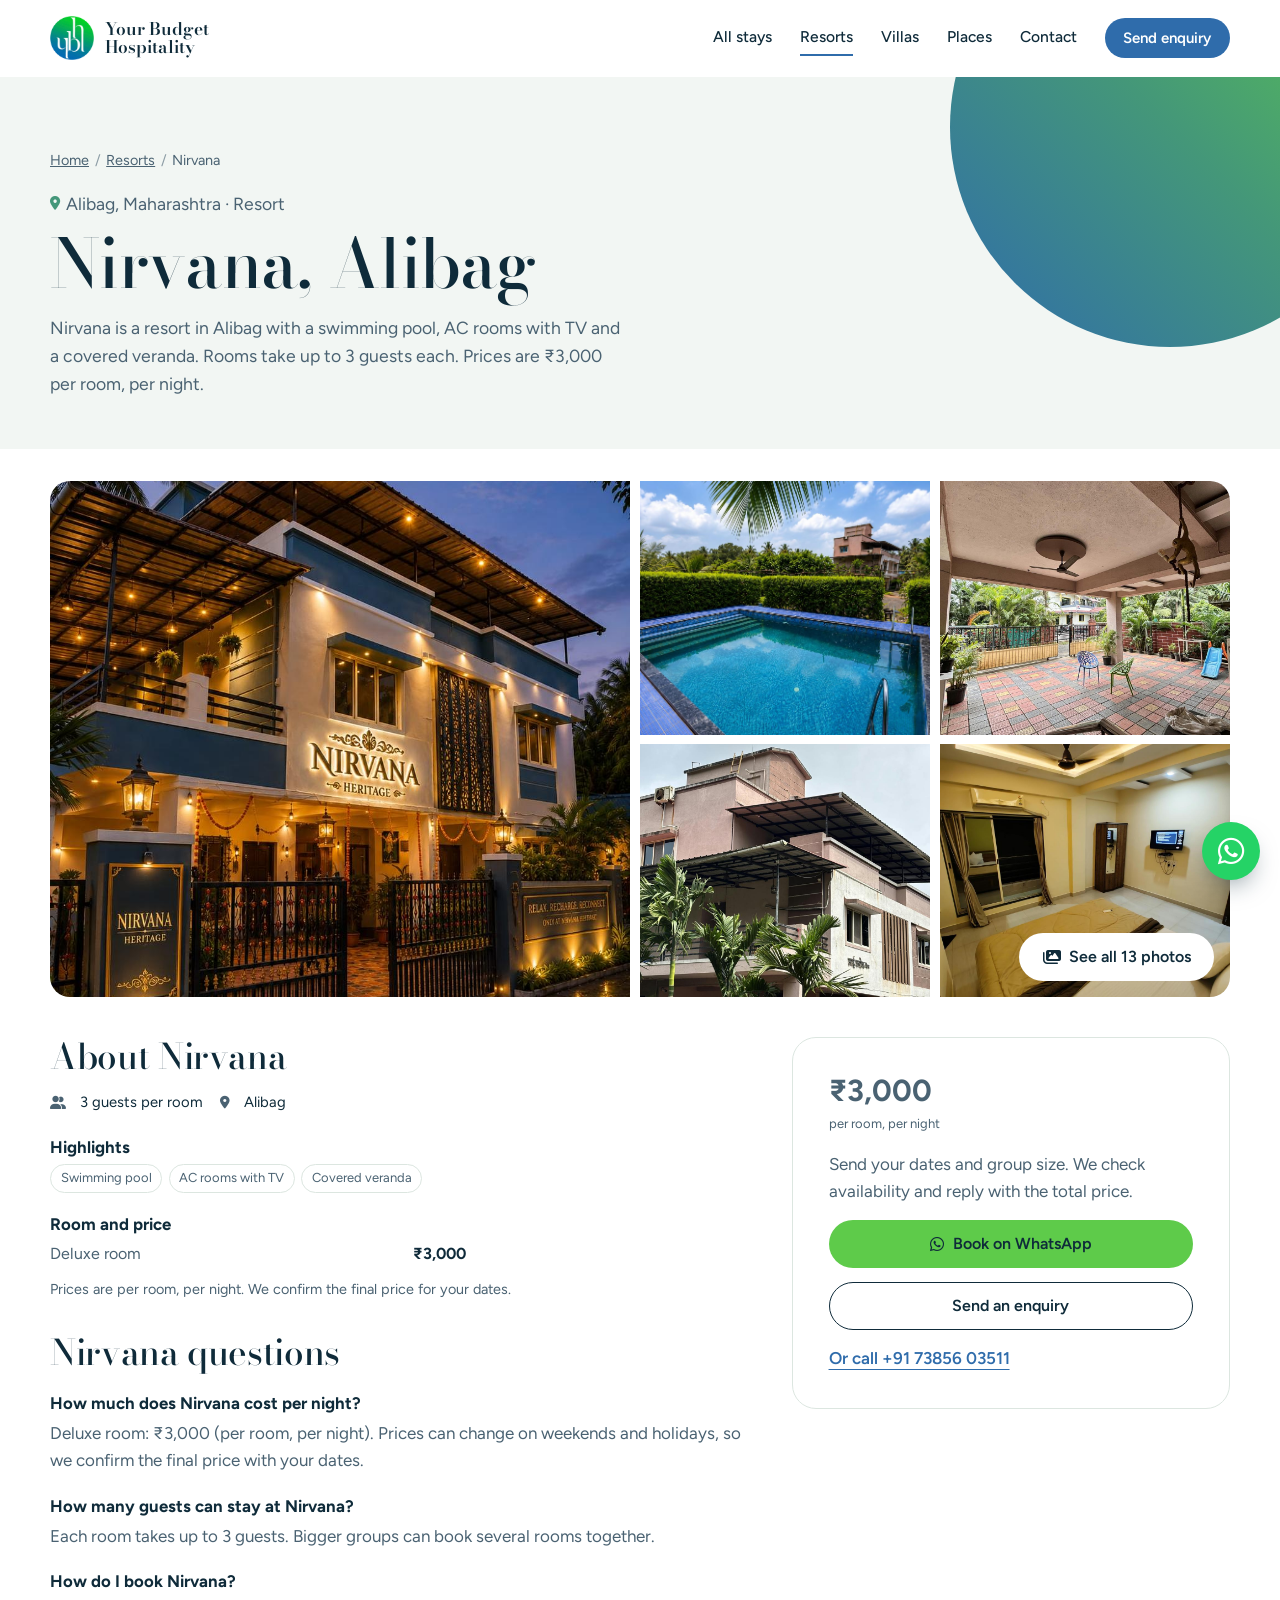
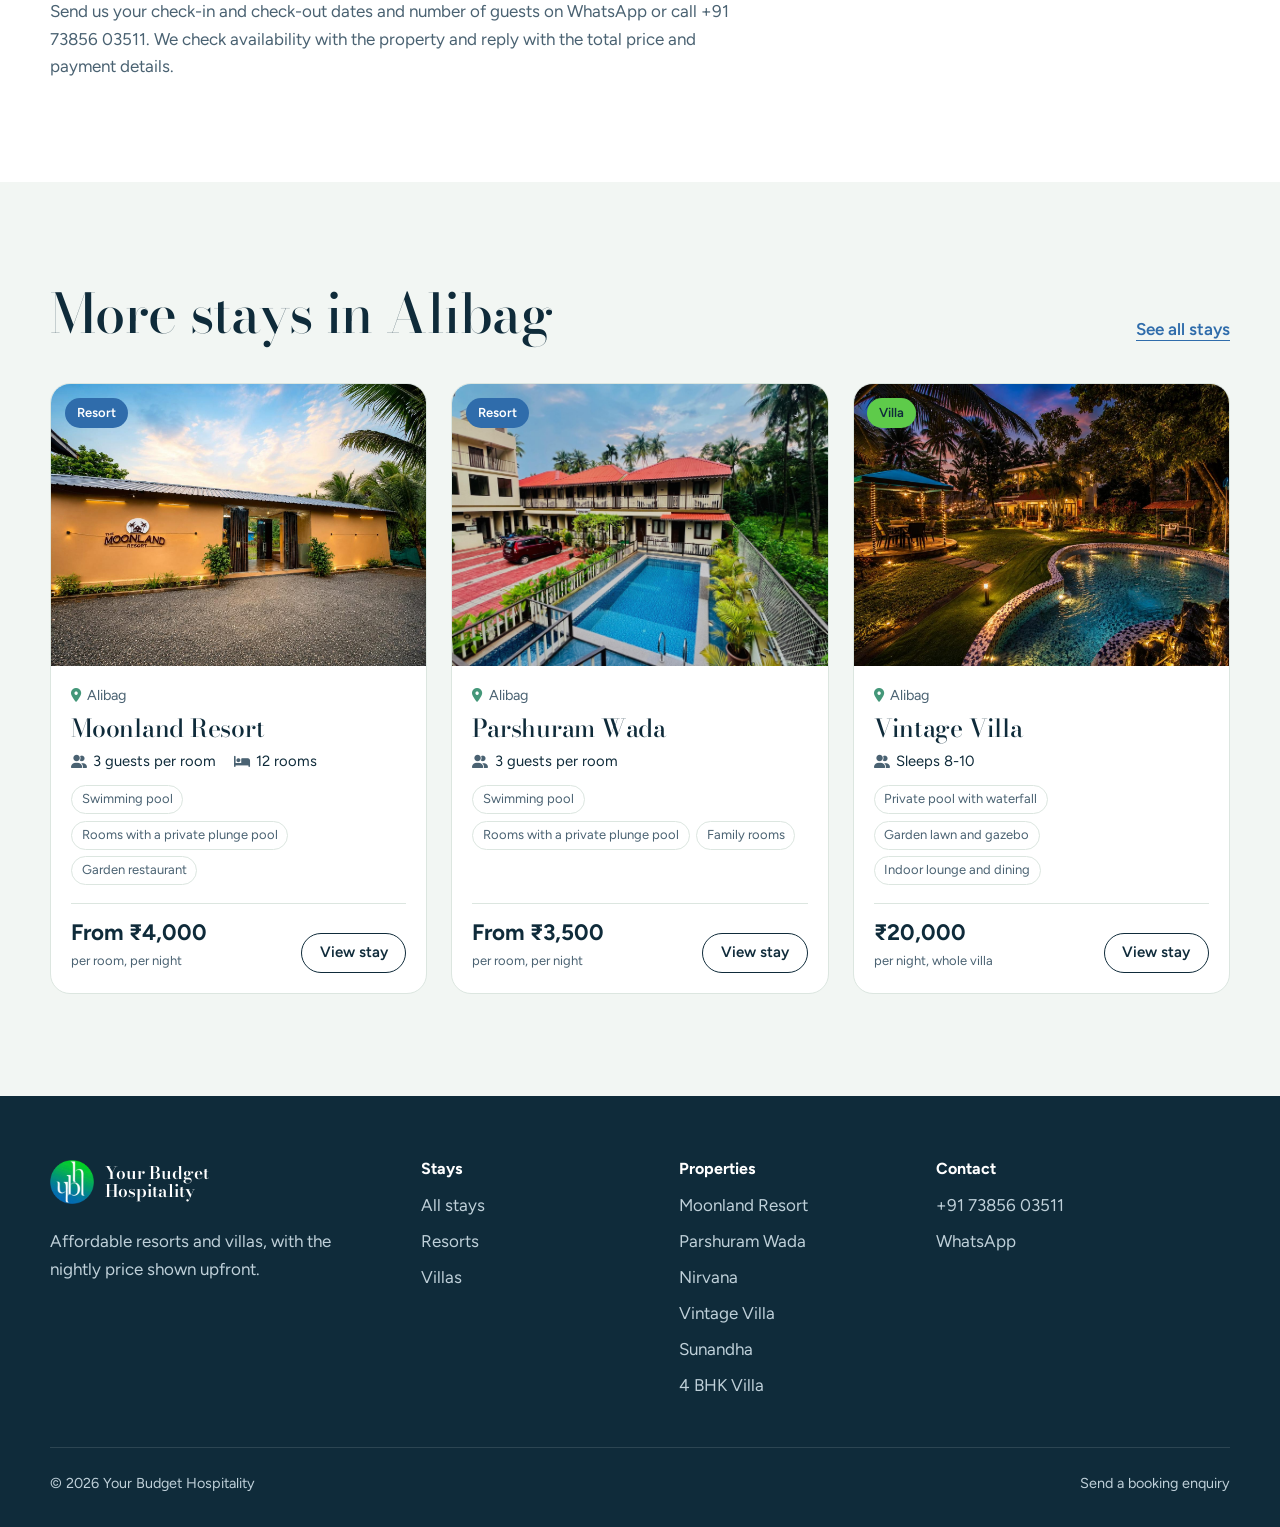
<file: stays/nirvana.html>
<!DOCTYPE html>
<html lang="en">
<head>
  <meta charset="UTF-8">
  <meta name="viewport" content="width=device-width, initial-scale=1.0">
  <title>Nirvana, Alibag | Resort from ₹3,000 | Your Budget Hospitality</title>
  <meta name="description" content="Nirvana is a resort in Alibag with a swimming pool, AC rooms with TV and a covered veranda. ₹3,000 per room, per night. Enquire on WhatsApp.">
  <link rel="canonical" href="https://www.yourbudgethospitality.com/stays/nirvana.html">
  <meta name="robots" content="index, follow, max-image-preview:large">
  <meta property="og:type" content="website">
  <meta property="og:site_name" content="Your Budget Hospitality">
  <meta property="og:title" content="Nirvana, Alibag | Resort from ₹3,000 | Your Budget Hospitality">
  <meta property="og:description" content="Nirvana is a resort in Alibag with a swimming pool, AC rooms with TV and a covered veranda. ₹3,000 per room, per night. Enquire on WhatsApp.">
  <meta property="og:url" content="https://www.yourbudgethospitality.com/stays/nirvana.html">
  <meta property="og:image" content="https://www.yourbudgethospitality.com/images/nirvana-01-entrance-evening.jpg">
  <meta property="og:image:alt" content="Nirvana in Alibag">
  <meta name="twitter:card" content="summary_large_image">
  <script type="application/ld+json">{"@context":"https://schema.org","@graph":[{"@type":"Resort","@id":"https://www.yourbudgethospitality.com/stays/nirvana.html#lodging","name":"Nirvana","url":"https://www.yourbudgethospitality.com/stays/nirvana.html","description":"Nirvana is a resort in Alibag with a swimming pool, AC rooms with TV and a covered veranda. Rooms take up to 3 guests each. Prices are ₹3,000 per room, per night.","image":["https://www.yourbudgethospitality.com/images/nirvana-01-entrance-evening.jpg","https://www.yourbudgethospitality.com/images/nirvana-02-pool.jpg","https://www.yourbudgethospitality.com/images/nirvana-03-veranda.jpg","https://www.yourbudgethospitality.com/images/nirvana-04-exterior.jpg","https://www.yourbudgethospitality.com/images/nirvana-05-room.jpg","https://www.yourbudgethospitality.com/images/nirvana-06-room.jpg"],"address":{"@type":"PostalAddress","addressLocality":"Alibag","addressRegion":"Maharashtra","addressCountry":"IN"},"priceRange":"₹3,000+","amenityFeature":[{"@type":"LocationFeatureSpecification","name":"Swimming pool","value":true},{"@type":"LocationFeatureSpecification","name":"AC rooms with TV","value":true},{"@type":"LocationFeatureSpecification","name":"Covered veranda","value":true}],"telephone":"+917385603511"},{"@type":"WebPage","@id":"https://www.yourbudgethospitality.com/stays/nirvana.html#webpage","url":"https://www.yourbudgethospitality.com/stays/nirvana.html","name":"Nirvana, Alibag | Resort from ₹3,000 | Your Budget Hospitality","description":"Nirvana is a resort in Alibag with a swimming pool, AC rooms with TV and a covered veranda. ₹3,000 per room, per night. Enquire on WhatsApp.","isPartOf":{"@id":"https://www.yourbudgethospitality.com/#website"},"about":{"@id":"https://www.yourbudgethospitality.com/stays/nirvana.html#lodging"},"publisher":{"@id":"https://www.yourbudgethospitality.com/#organization"},"inLanguage":"en-IN"},{"@type":"BreadcrumbList","itemListElement":[{"@type":"ListItem","position":1,"name":"Home","item":"https://www.yourbudgethospitality.com/"},{"@type":"ListItem","position":2,"name":"Resorts","item":"https://www.yourbudgethospitality.com/resorts-in-alibag.html"},{"@type":"ListItem","position":3,"name":"Nirvana","item":"https://www.yourbudgethospitality.com/stays/nirvana.html"}]},{"@type":"FAQPage","mainEntity":[{"@type":"Question","name":"How much does Nirvana cost per night?","acceptedAnswer":{"@type":"Answer","text":"Deluxe room: ₹3,000 (per room, per night). Prices can change on weekends and holidays, so we confirm the final price with your dates."}},{"@type":"Question","name":"How many guests can stay at Nirvana?","acceptedAnswer":{"@type":"Answer","text":"Each room takes up to 3 guests. Bigger groups can book several rooms together."}},{"@type":"Question","name":"How do I book Nirvana?","acceptedAnswer":{"@type":"Answer","text":"Send us your check-in and check-out dates and number of guests on WhatsApp or call +91 73856 03511. We check availability with the property and reply with the total price and payment details."}}]}]}</script>
  <meta name="theme-color" content="#2F6CAB">
  <link rel="icon" href="/favicon.ico" sizes="any">
  <link rel="icon" type="image/png" sizes="32x32" href="/favicon-32x32.png">
  <link rel="apple-touch-icon" href="/apple-touch-icon.png">
  <link rel="preconnect" href="https://fonts.googleapis.com">
  <link rel="preconnect" href="https://fonts.gstatic.com" crossorigin>
  <link rel="stylesheet" href="https://fonts.googleapis.com/css2?family=Bodoni+Moda:opsz,wght@6..96,400..700&family=Figtree:wght@400;500;600;700&display=swap">
  <link rel="stylesheet" href="https://cdnjs.cloudflare.com/ajax/libs/font-awesome/6.5.1/css/all.min.css">
  <link rel="stylesheet" href="/style.css">
  <script src="/data.js" defer></script>
  <script src="/main.js" defer></script>
</head>
<body data-page="stay">
  <a class="skip-link" href="#main">Skip to content</a>

  <header class="site-header" id="siteHeader">
    <div class="wrap nav">
      <a class="brand" href="/">
        <img src="/ybh-mark.png" alt="" width="44" height="44">
        <span>Your Budget<br>Hospitality</span>
      </a>
      <button class="nav-toggle" type="button" aria-expanded="false" aria-controls="navMenu">
        <i class="fa-solid fa-bars" aria-hidden="true"></i><span class="sr-only">Menu</span>
      </button>
      <nav class="nav-menu" id="navMenu" aria-label="Main">
        <a class="nav-link" href="/properties.html">All stays</a>
        <a class="nav-link" href="/resorts-in-alibag.html" aria-current="page">Resorts</a>
        <a class="nav-link" href="/villas-in-alibag.html">Villas</a>
        <a class="nav-link" href="/#places">Places</a>
        <a class="nav-link" href="/contact.html">Contact</a>
        <a class="btn btn-primary btn-sm" href="/contact.html">Send enquiry</a>
      </nav>
    </div>
  </header>

  <main id="main">
    <section class="page-head stay-head">
      <div class="wrap">
        <nav class="crumbs" aria-label="Breadcrumb"><ol><li><a href="/">Home</a></li><li><a href="/resorts-in-alibag.html">Resorts</a></li><li aria-current="page">Nirvana</li></ol></nav>
        <p class="stay-place"><i class="fa-solid fa-location-dot" aria-hidden="true"></i>Alibag, Maharashtra · Resort</p>
        <h1>Nirvana, Alibag</h1>
        <p>Nirvana is a resort in Alibag with a swimming pool, AC rooms with TV and a covered veranda. Rooms take up to 3 guests each. Prices are ₹3,000 per room, per night.</p>
      </div>
    </section>

    <section class="section section-results">
      <div class="wrap">
        <div class="stay-gallery"><figure class="g-item g-main"><img src="/images/nirvana-01-entrance-evening.jpg" alt="Nirvana entrance evening" fetchpriority="high"></figure><figure class="g-item"><img src="/images/nirvana-02-pool.jpg" alt="Nirvana pool" loading="lazy"></figure><figure class="g-item"><img src="/images/nirvana-03-veranda.jpg" alt="Nirvana veranda" loading="lazy"></figure><figure class="g-item"><img src="/images/nirvana-04-exterior.jpg" alt="Nirvana exterior" loading="lazy"></figure><figure class="g-item"><img src="/images/nirvana-05-room.jpg" alt="Nirvana room" loading="lazy"></figure>
          <button class="btn btn-light g-all" type="button" data-gallery="nirvana"><i class="fa-solid fa-images" aria-hidden="true"></i>See all 13 photos</button>
        </div>
        <div class="stay-detail">
          <div class="stay-copy">
            <h2>About Nirvana</h2>
            <ul class="stay-facts detail-facts">
              <li><i class="fa-solid fa-user-group" aria-hidden="true"></i>3 guests per room</li>
              
              <li><i class="fa-solid fa-location-dot" aria-hidden="true"></i>Alibag</li>
            </ul>
            <h3>Highlights</h3>
            <ul class="stay-highlights"><li>Swimming pool</li><li>AC rooms with TV</li><li>Covered veranda</li></ul>
            <h3>Room and price</h3>
            <ul class="room-list"><li><span>Deluxe room</span><strong>₹3,000</strong></li></ul>
            <p class="muted">Prices are per room, per night. We confirm the final price for your dates.</p>

            <h2>Nirvana questions</h2>
            <h3>How much does Nirvana cost per night?</h3>
            <p>Deluxe room: ₹3,000 (per room, per night). Prices can change on weekends and holidays, so we confirm the final price with your dates.</p>
            <h3>How many guests can stay at Nirvana?</h3>
            <p>Each room takes up to 3 guests. Bigger groups can book several rooms together.</p>
            <h3>How do I book Nirvana?</h3>
            <p>Send us your check-in and check-out dates and number of guests on WhatsApp or call +91 73856 03511. We check availability with the property and reply with the total price and payment details.</p>
          </div>
          <aside class="panel book-panel">
            <p class="price"><strong>₹3,000</strong><span>per room, per night</span></p>
            <p>Send your dates and group size. We check availability and reply with the total price.</p>
            <a class="btn btn-whatsapp" href="https://wa.me/917385603511?text=Hi%20Your%20Budget%20Hospitality%2C%20I'd%20like%20to%20book%20Nirvana%20in%20Alibag.%20Please%20share%20availability%20and%20the%20total%20price." target="_blank" rel="noopener"><i class="fa-brands fa-whatsapp" aria-hidden="true"></i>Book on WhatsApp</a>
            <a class="btn btn-outline" href="/contact.html?property=nirvana">Send an enquiry</a>
            <a class="link-quiet" href="tel:+917385603511">Or call +91 73856 03511</a>
          </aside>
        </div>
      </div>
    </section>

    <section class="section section-mist">
      <div class="wrap">
        <div class="section-head"><h2>More stays in Alibag</h2><a class="link-quiet" href="/properties.html">See all stays</a></div>
        <div class="stay-grid"><article class="stay-card">
      <div class="stay-media"><img src="/images/moonland-resort-01-entrance.jpg" alt="Moonland Resort, Alibag" loading="lazy"><span class="stay-tag tag-resort">Resort</span></div>
      <div class="stay-body">
        <p class="stay-place"><i class="fa-solid fa-location-dot" aria-hidden="true"></i>Alibag</p>
        <h3 class="stay-name"><a class="stay-link" href="/stays/moonland-resort.html">Moonland Resort</a></h3>
        <ul class="stay-facts"><li><i class="fa-solid fa-user-group" aria-hidden="true"></i>3 guests per room</li><li><i class="fa-solid fa-bed" aria-hidden="true"></i>12 rooms</li></ul>
        <ul class="stay-highlights"><li>Swimming pool</li><li>Rooms with a private plunge pool</li><li>Garden restaurant</li></ul>
        <div class="stay-foot">
          <p class="price"><strong>From ₹4,000</strong><span>per room, per night</span></p>
          <a class="btn btn-outline btn-sm" href="/stays/moonland-resort.html">View stay</a>
        </div>
      </div>
    </article><article class="stay-card">
      <div class="stay-media"><img src="/images/parshuram-wada-01-pool-and-property.jpg" alt="Parshuram Wada, Alibag" loading="lazy"><span class="stay-tag tag-resort">Resort</span></div>
      <div class="stay-body">
        <p class="stay-place"><i class="fa-solid fa-location-dot" aria-hidden="true"></i>Alibag</p>
        <h3 class="stay-name"><a class="stay-link" href="/stays/parshuram-wada.html">Parshuram Wada</a></h3>
        <ul class="stay-facts"><li><i class="fa-solid fa-user-group" aria-hidden="true"></i>3 guests per room</li></ul>
        <ul class="stay-highlights"><li>Swimming pool</li><li>Rooms with a private plunge pool</li><li>Family rooms</li></ul>
        <div class="stay-foot">
          <p class="price"><strong>From ₹3,500</strong><span>per room, per night</span></p>
          <a class="btn btn-outline btn-sm" href="/stays/parshuram-wada.html">View stay</a>
        </div>
      </div>
    </article><article class="stay-card">
      <div class="stay-media"><img src="/images/vintage-villa-01-pool-night.jpg" alt="Vintage Villa, Alibag" loading="lazy"><span class="stay-tag tag-villa">Villa</span></div>
      <div class="stay-body">
        <p class="stay-place"><i class="fa-solid fa-location-dot" aria-hidden="true"></i>Alibag</p>
        <h3 class="stay-name"><a class="stay-link" href="/stays/vintage-villa.html">Vintage Villa</a></h3>
        <ul class="stay-facts"><li><i class="fa-solid fa-user-group" aria-hidden="true"></i>Sleeps 8-10</li></ul>
        <ul class="stay-highlights"><li>Private pool with waterfall</li><li>Garden lawn and gazebo</li><li>Indoor lounge and dining</li></ul>
        <div class="stay-foot">
          <p class="price"><strong>₹20,000</strong><span>per night, whole villa</span></p>
          <a class="btn btn-outline btn-sm" href="/stays/vintage-villa.html">View stay</a>
        </div>
      </div>
    </article></div>
      </div>
    </section>
  </main>

  <footer class="site-footer on-dark">
    <div class="wrap">
      <div class="footer-grid">
        <div class="footer-brand">
          <a class="brand" href="/">
            <img src="/ybh-mark.png" alt="" width="44" height="44">
            <span>Your Budget<br>Hospitality</span>
          </a>
          <p>Affordable resorts and villas, with the nightly price shown upfront.</p>
        </div>
        <div>
          <h2 class="footer-title">Stays</h2>
          <ul>
            <li><a href="/properties.html">All stays</a></li>
            <li><a href="/resorts-in-alibag.html">Resorts</a></li>
            <li><a href="/villas-in-alibag.html">Villas</a></li>
          </ul>
        </div>
        <div>
          <h2 class="footer-title">Properties</h2>
          <ul>
            <li><a href="/stays/moonland-resort.html">Moonland Resort</a></li>
            <li><a href="/stays/parshuram-wada.html">Parshuram Wada</a></li>
            <li><a href="/stays/nirvana.html">Nirvana</a></li>
            <li><a href="/stays/vintage-villa.html">Vintage Villa</a></li>
            <li><a href="/stays/sunandha.html">Sunandha</a></li>
            <li><a href="/stays/4-bhk-villa.html">4 BHK Villa</a></li>
          </ul>
        </div>
        <div>
          <h2 class="footer-title">Contact</h2>
          <ul>
            <li><a data-site="phone" href="tel:+917385603511">+91 73856 03511</a></li>
            <li><a data-site="whatsapp" href="https://wa.me/917385603511">WhatsApp</a></li>
          </ul>
        </div>
      </div>
      <div class="footer-bottom">
        <p>&copy; <span id="year">2026</span> Your Budget Hospitality</p>
        <p><a href="/contact.html">Send a booking enquiry</a></p>
      </div>
    </div>
  </footer>

  <a class="wa-float" data-site="whatsapp" href="https://wa.me/917385603511" aria-label="Chat on WhatsApp"><i class="fa-brands fa-whatsapp" aria-hidden="true"></i></a>
</body>
</html>
</file>
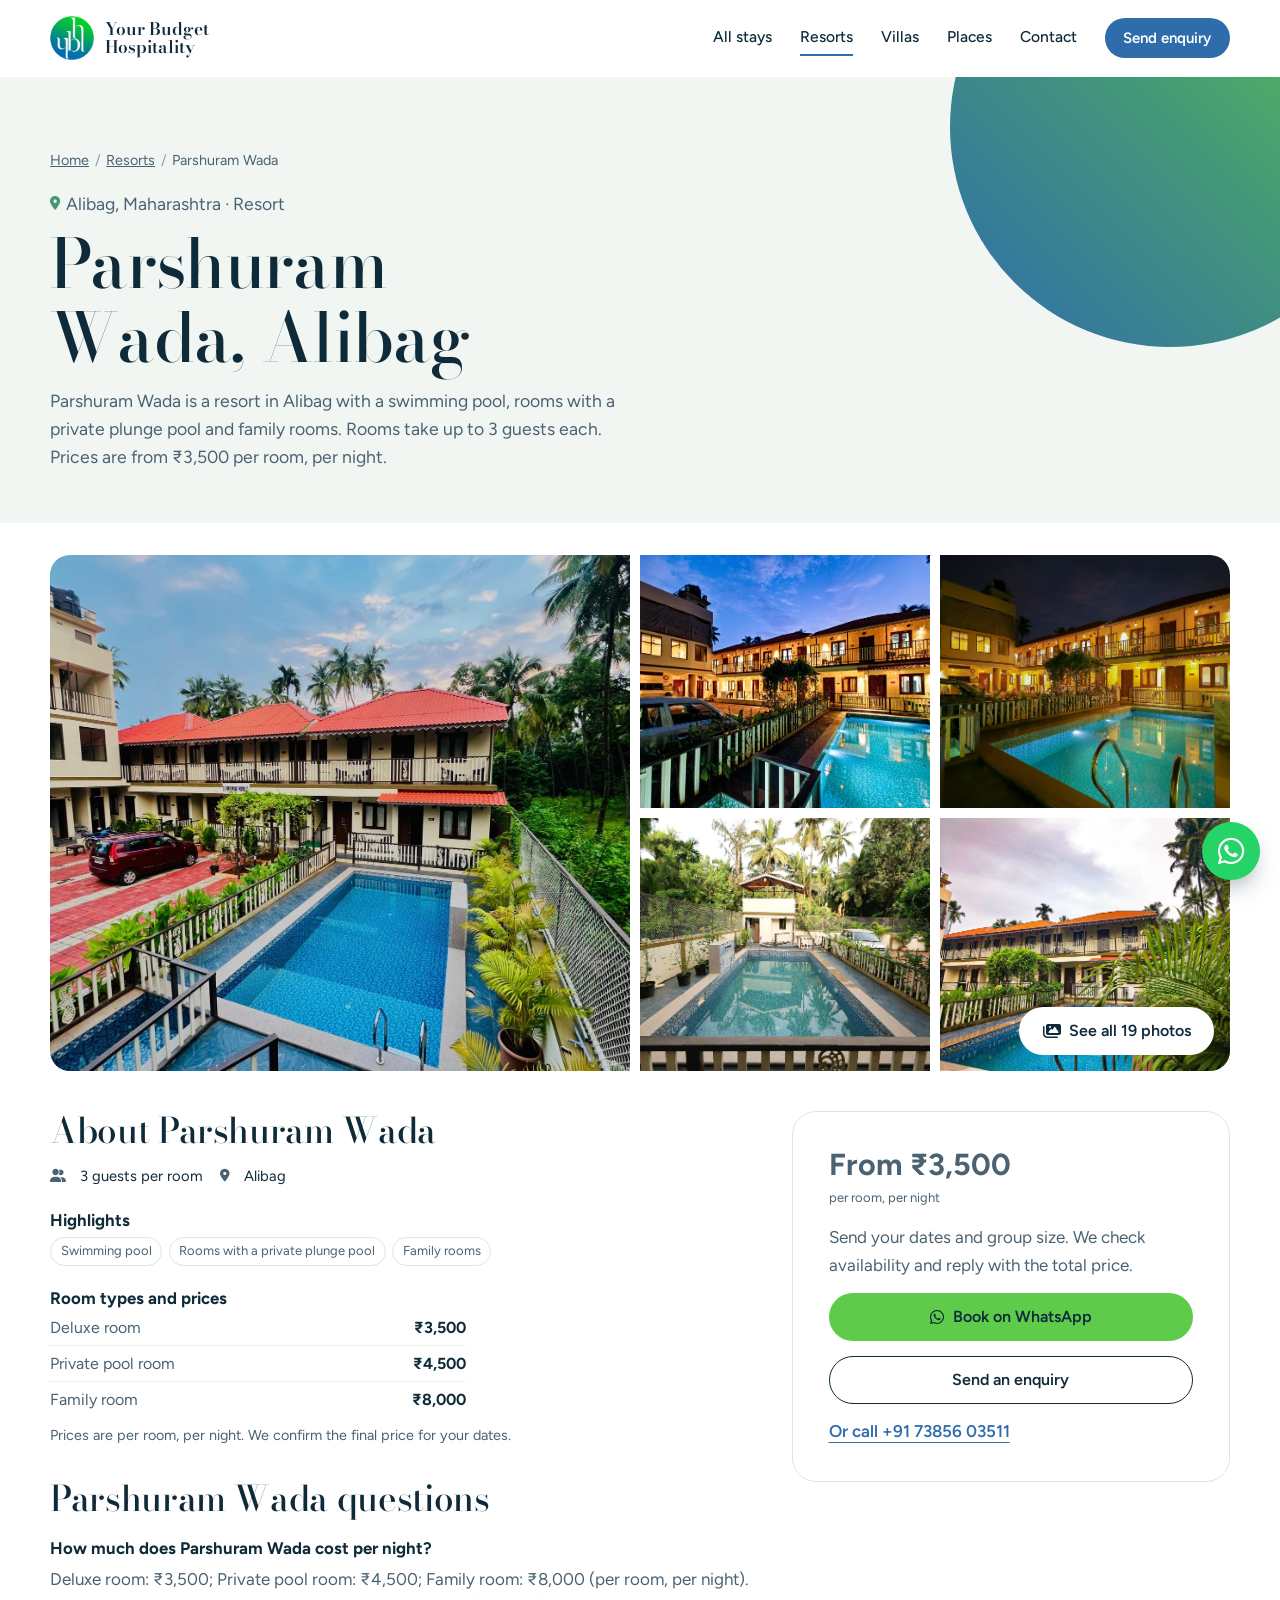
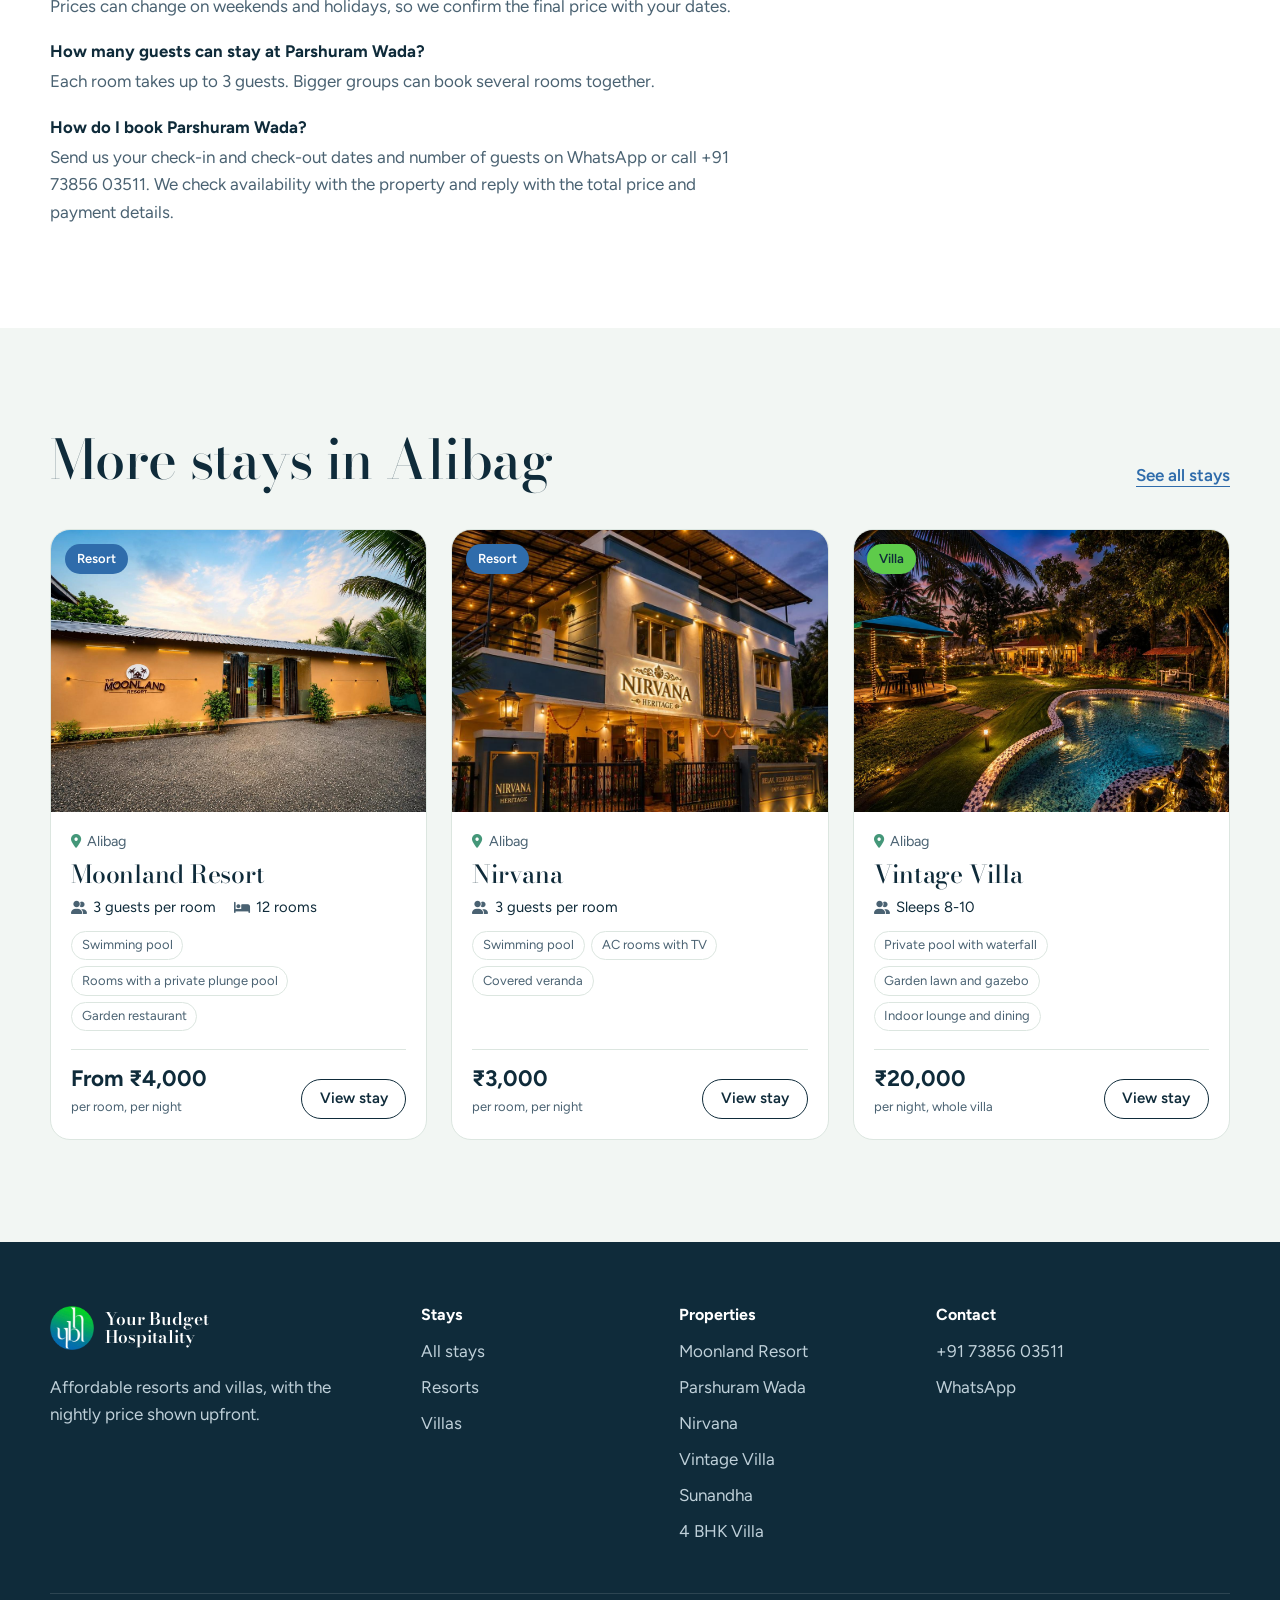
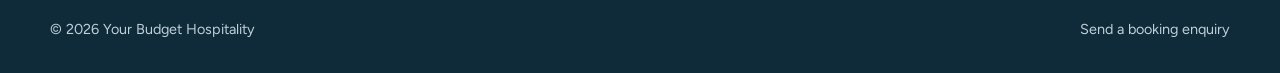
<file: stays/parshuram-wada.html>
<!DOCTYPE html>
<html lang="en">
<head>
  <meta charset="UTF-8">
  <meta name="viewport" content="width=device-width, initial-scale=1.0">
  <title>Parshuram Wada, Alibag | Resort from ₹3,500 | Your Budget Hospitality</title>
  <meta name="description" content="Parshuram Wada is a resort in Alibag with a swimming pool, rooms with a private plunge pool and family rooms. From ₹3,500 per room, per night. Enquire on WhatsApp.">
  <link rel="canonical" href="https://www.yourbudgethospitality.com/stays/parshuram-wada.html">
  <meta name="robots" content="index, follow, max-image-preview:large">
  <meta property="og:type" content="website">
  <meta property="og:site_name" content="Your Budget Hospitality">
  <meta property="og:title" content="Parshuram Wada, Alibag | Resort from ₹3,500 | Your Budget Hospitality">
  <meta property="og:description" content="Parshuram Wada is a resort in Alibag with a swimming pool, rooms with a private plunge pool and family rooms. From ₹3,500 per room, per night. Enquire on WhatsApp.">
  <meta property="og:url" content="https://www.yourbudgethospitality.com/stays/parshuram-wada.html">
  <meta property="og:image" content="https://www.yourbudgethospitality.com/images/parshuram-wada-01-pool-and-property.jpg">
  <meta property="og:image:alt" content="Parshuram Wada in Alibag">
  <meta name="twitter:card" content="summary_large_image">
  <script type="application/ld+json">{"@context":"https://schema.org","@graph":[{"@type":"Resort","@id":"https://www.yourbudgethospitality.com/stays/parshuram-wada.html#lodging","name":"Parshuram Wada","url":"https://www.yourbudgethospitality.com/stays/parshuram-wada.html","description":"Parshuram Wada is a resort in Alibag with a swimming pool, rooms with a private plunge pool and family rooms. Rooms take up to 3 guests each. Prices are from ₹3,500 per room, per night.","image":["https://www.yourbudgethospitality.com/images/parshuram-wada-01-pool-and-property.jpg","https://www.yourbudgethospitality.com/images/parshuram-wada-02-pool-evening.jpg","https://www.yourbudgethospitality.com/images/parshuram-wada-03-pool-night.jpg","https://www.yourbudgethospitality.com/images/parshuram-wada-04-pool-daytime.jpg","https://www.yourbudgethospitality.com/images/parshuram-wada-05-pool.jpg","https://www.yourbudgethospitality.com/images/parshuram-wada-06-pool-from-balcony.jpg"],"address":{"@type":"PostalAddress","addressLocality":"Alibag","addressRegion":"Maharashtra","addressCountry":"IN"},"priceRange":"₹3,500+","amenityFeature":[{"@type":"LocationFeatureSpecification","name":"Swimming pool","value":true},{"@type":"LocationFeatureSpecification","name":"Rooms with a private plunge pool","value":true},{"@type":"LocationFeatureSpecification","name":"Family rooms","value":true}],"telephone":"+917385603511"},{"@type":"WebPage","@id":"https://www.yourbudgethospitality.com/stays/parshuram-wada.html#webpage","url":"https://www.yourbudgethospitality.com/stays/parshuram-wada.html","name":"Parshuram Wada, Alibag | Resort from ₹3,500 | Your Budget Hospitality","description":"Parshuram Wada is a resort in Alibag with a swimming pool, rooms with a private plunge pool and family rooms. From ₹3,500 per room, per night. Enquire on WhatsApp.","isPartOf":{"@id":"https://www.yourbudgethospitality.com/#website"},"about":{"@id":"https://www.yourbudgethospitality.com/stays/parshuram-wada.html#lodging"},"publisher":{"@id":"https://www.yourbudgethospitality.com/#organization"},"inLanguage":"en-IN"},{"@type":"BreadcrumbList","itemListElement":[{"@type":"ListItem","position":1,"name":"Home","item":"https://www.yourbudgethospitality.com/"},{"@type":"ListItem","position":2,"name":"Resorts","item":"https://www.yourbudgethospitality.com/resorts-in-alibag.html"},{"@type":"ListItem","position":3,"name":"Parshuram Wada","item":"https://www.yourbudgethospitality.com/stays/parshuram-wada.html"}]},{"@type":"FAQPage","mainEntity":[{"@type":"Question","name":"How much does Parshuram Wada cost per night?","acceptedAnswer":{"@type":"Answer","text":"Deluxe room: ₹3,500; Private pool room: ₹4,500; Family room: ₹8,000 (per room, per night). Prices can change on weekends and holidays, so we confirm the final price with your dates."}},{"@type":"Question","name":"How many guests can stay at Parshuram Wada?","acceptedAnswer":{"@type":"Answer","text":"Each room takes up to 3 guests. Bigger groups can book several rooms together."}},{"@type":"Question","name":"How do I book Parshuram Wada?","acceptedAnswer":{"@type":"Answer","text":"Send us your check-in and check-out dates and number of guests on WhatsApp or call +91 73856 03511. We check availability with the property and reply with the total price and payment details."}}]}]}</script>
  <meta name="theme-color" content="#2F6CAB">
  <link rel="icon" href="/favicon.ico" sizes="any">
  <link rel="icon" type="image/png" sizes="32x32" href="/favicon-32x32.png">
  <link rel="apple-touch-icon" href="/apple-touch-icon.png">
  <link rel="preconnect" href="https://fonts.googleapis.com">
  <link rel="preconnect" href="https://fonts.gstatic.com" crossorigin>
  <link rel="stylesheet" href="https://fonts.googleapis.com/css2?family=Bodoni+Moda:opsz,wght@6..96,400..700&family=Figtree:wght@400;500;600;700&display=swap">
  <link rel="stylesheet" href="https://cdnjs.cloudflare.com/ajax/libs/font-awesome/6.5.1/css/all.min.css">
  <link rel="stylesheet" href="/style.css">
  <script src="/data.js" defer></script>
  <script src="/main.js" defer></script>
</head>
<body data-page="stay">
  <a class="skip-link" href="#main">Skip to content</a>

  <header class="site-header" id="siteHeader">
    <div class="wrap nav">
      <a class="brand" href="/">
        <img src="/ybh-mark.png" alt="" width="44" height="44">
        <span>Your Budget<br>Hospitality</span>
      </a>
      <button class="nav-toggle" type="button" aria-expanded="false" aria-controls="navMenu">
        <i class="fa-solid fa-bars" aria-hidden="true"></i><span class="sr-only">Menu</span>
      </button>
      <nav class="nav-menu" id="navMenu" aria-label="Main">
        <a class="nav-link" href="/properties.html">All stays</a>
        <a class="nav-link" href="/resorts-in-alibag.html" aria-current="page">Resorts</a>
        <a class="nav-link" href="/villas-in-alibag.html">Villas</a>
        <a class="nav-link" href="/#places">Places</a>
        <a class="nav-link" href="/contact.html">Contact</a>
        <a class="btn btn-primary btn-sm" href="/contact.html">Send enquiry</a>
      </nav>
    </div>
  </header>

  <main id="main">
    <section class="page-head stay-head">
      <div class="wrap">
        <nav class="crumbs" aria-label="Breadcrumb"><ol><li><a href="/">Home</a></li><li><a href="/resorts-in-alibag.html">Resorts</a></li><li aria-current="page">Parshuram Wada</li></ol></nav>
        <p class="stay-place"><i class="fa-solid fa-location-dot" aria-hidden="true"></i>Alibag, Maharashtra · Resort</p>
        <h1>Parshuram Wada, Alibag</h1>
        <p>Parshuram Wada is a resort in Alibag with a swimming pool, rooms with a private plunge pool and family rooms. Rooms take up to 3 guests each. Prices are from ₹3,500 per room, per night.</p>
      </div>
    </section>

    <section class="section section-results">
      <div class="wrap">
        <div class="stay-gallery"><figure class="g-item g-main"><img src="/images/parshuram-wada-01-pool-and-property.jpg" alt="Parshuram Wada pool and property" fetchpriority="high"></figure><figure class="g-item"><img src="/images/parshuram-wada-02-pool-evening.jpg" alt="Parshuram Wada pool evening" loading="lazy"></figure><figure class="g-item"><img src="/images/parshuram-wada-03-pool-night.jpg" alt="Parshuram Wada pool night" loading="lazy"></figure><figure class="g-item"><img src="/images/parshuram-wada-04-pool-daytime.jpg" alt="Parshuram Wada pool daytime" loading="lazy"></figure><figure class="g-item"><img src="/images/parshuram-wada-05-pool.jpg" alt="Parshuram Wada pool" loading="lazy"></figure>
          <button class="btn btn-light g-all" type="button" data-gallery="parshuram-wada"><i class="fa-solid fa-images" aria-hidden="true"></i>See all 19 photos</button>
        </div>
        <div class="stay-detail">
          <div class="stay-copy">
            <h2>About Parshuram Wada</h2>
            <ul class="stay-facts detail-facts">
              <li><i class="fa-solid fa-user-group" aria-hidden="true"></i>3 guests per room</li>
              
              <li><i class="fa-solid fa-location-dot" aria-hidden="true"></i>Alibag</li>
            </ul>
            <h3>Highlights</h3>
            <ul class="stay-highlights"><li>Swimming pool</li><li>Rooms with a private plunge pool</li><li>Family rooms</li></ul>
            <h3>Room types and prices</h3>
            <ul class="room-list"><li><span>Deluxe room</span><strong>₹3,500</strong></li><li><span>Private pool room</span><strong>₹4,500</strong></li><li><span>Family room</span><strong>₹8,000</strong></li></ul>
            <p class="muted">Prices are per room, per night. We confirm the final price for your dates.</p>

            <h2>Parshuram Wada questions</h2>
            <h3>How much does Parshuram Wada cost per night?</h3>
            <p>Deluxe room: ₹3,500; Private pool room: ₹4,500; Family room: ₹8,000 (per room, per night). Prices can change on weekends and holidays, so we confirm the final price with your dates.</p>
            <h3>How many guests can stay at Parshuram Wada?</h3>
            <p>Each room takes up to 3 guests. Bigger groups can book several rooms together.</p>
            <h3>How do I book Parshuram Wada?</h3>
            <p>Send us your check-in and check-out dates and number of guests on WhatsApp or call +91 73856 03511. We check availability with the property and reply with the total price and payment details.</p>
          </div>
          <aside class="panel book-panel">
            <p class="price"><strong>From ₹3,500</strong><span>per room, per night</span></p>
            <p>Send your dates and group size. We check availability and reply with the total price.</p>
            <a class="btn btn-whatsapp" href="https://wa.me/917385603511?text=Hi%20Your%20Budget%20Hospitality%2C%20I'd%20like%20to%20book%20Parshuram%20Wada%20in%20Alibag.%20Please%20share%20availability%20and%20the%20total%20price." target="_blank" rel="noopener"><i class="fa-brands fa-whatsapp" aria-hidden="true"></i>Book on WhatsApp</a>
            <a class="btn btn-outline" href="/contact.html?property=parshuram-wada">Send an enquiry</a>
            <a class="link-quiet" href="tel:+917385603511">Or call +91 73856 03511</a>
          </aside>
        </div>
      </div>
    </section>

    <section class="section section-mist">
      <div class="wrap">
        <div class="section-head"><h2>More stays in Alibag</h2><a class="link-quiet" href="/properties.html">See all stays</a></div>
        <div class="stay-grid"><article class="stay-card">
      <div class="stay-media"><img src="/images/moonland-resort-01-entrance.jpg" alt="Moonland Resort, Alibag" loading="lazy"><span class="stay-tag tag-resort">Resort</span></div>
      <div class="stay-body">
        <p class="stay-place"><i class="fa-solid fa-location-dot" aria-hidden="true"></i>Alibag</p>
        <h3 class="stay-name"><a class="stay-link" href="/stays/moonland-resort.html">Moonland Resort</a></h3>
        <ul class="stay-facts"><li><i class="fa-solid fa-user-group" aria-hidden="true"></i>3 guests per room</li><li><i class="fa-solid fa-bed" aria-hidden="true"></i>12 rooms</li></ul>
        <ul class="stay-highlights"><li>Swimming pool</li><li>Rooms with a private plunge pool</li><li>Garden restaurant</li></ul>
        <div class="stay-foot">
          <p class="price"><strong>From ₹4,000</strong><span>per room, per night</span></p>
          <a class="btn btn-outline btn-sm" href="/stays/moonland-resort.html">View stay</a>
        </div>
      </div>
    </article><article class="stay-card">
      <div class="stay-media"><img src="/images/nirvana-01-entrance-evening.jpg" alt="Nirvana, Alibag" loading="lazy"><span class="stay-tag tag-resort">Resort</span></div>
      <div class="stay-body">
        <p class="stay-place"><i class="fa-solid fa-location-dot" aria-hidden="true"></i>Alibag</p>
        <h3 class="stay-name"><a class="stay-link" href="/stays/nirvana.html">Nirvana</a></h3>
        <ul class="stay-facts"><li><i class="fa-solid fa-user-group" aria-hidden="true"></i>3 guests per room</li></ul>
        <ul class="stay-highlights"><li>Swimming pool</li><li>AC rooms with TV</li><li>Covered veranda</li></ul>
        <div class="stay-foot">
          <p class="price"><strong>₹3,000</strong><span>per room, per night</span></p>
          <a class="btn btn-outline btn-sm" href="/stays/nirvana.html">View stay</a>
        </div>
      </div>
    </article><article class="stay-card">
      <div class="stay-media"><img src="/images/vintage-villa-01-pool-night.jpg" alt="Vintage Villa, Alibag" loading="lazy"><span class="stay-tag tag-villa">Villa</span></div>
      <div class="stay-body">
        <p class="stay-place"><i class="fa-solid fa-location-dot" aria-hidden="true"></i>Alibag</p>
        <h3 class="stay-name"><a class="stay-link" href="/stays/vintage-villa.html">Vintage Villa</a></h3>
        <ul class="stay-facts"><li><i class="fa-solid fa-user-group" aria-hidden="true"></i>Sleeps 8-10</li></ul>
        <ul class="stay-highlights"><li>Private pool with waterfall</li><li>Garden lawn and gazebo</li><li>Indoor lounge and dining</li></ul>
        <div class="stay-foot">
          <p class="price"><strong>₹20,000</strong><span>per night, whole villa</span></p>
          <a class="btn btn-outline btn-sm" href="/stays/vintage-villa.html">View stay</a>
        </div>
      </div>
    </article></div>
      </div>
    </section>
  </main>

  <footer class="site-footer on-dark">
    <div class="wrap">
      <div class="footer-grid">
        <div class="footer-brand">
          <a class="brand" href="/">
            <img src="/ybh-mark.png" alt="" width="44" height="44">
            <span>Your Budget<br>Hospitality</span>
          </a>
          <p>Affordable resorts and villas, with the nightly price shown upfront.</p>
        </div>
        <div>
          <h2 class="footer-title">Stays</h2>
          <ul>
            <li><a href="/properties.html">All stays</a></li>
            <li><a href="/resorts-in-alibag.html">Resorts</a></li>
            <li><a href="/villas-in-alibag.html">Villas</a></li>
          </ul>
        </div>
        <div>
          <h2 class="footer-title">Properties</h2>
          <ul>
            <li><a href="/stays/moonland-resort.html">Moonland Resort</a></li>
            <li><a href="/stays/parshuram-wada.html">Parshuram Wada</a></li>
            <li><a href="/stays/nirvana.html">Nirvana</a></li>
            <li><a href="/stays/vintage-villa.html">Vintage Villa</a></li>
            <li><a href="/stays/sunandha.html">Sunandha</a></li>
            <li><a href="/stays/4-bhk-villa.html">4 BHK Villa</a></li>
          </ul>
        </div>
        <div>
          <h2 class="footer-title">Contact</h2>
          <ul>
            <li><a data-site="phone" href="tel:+917385603511">+91 73856 03511</a></li>
            <li><a data-site="whatsapp" href="https://wa.me/917385603511">WhatsApp</a></li>
          </ul>
        </div>
      </div>
      <div class="footer-bottom">
        <p>&copy; <span id="year">2026</span> Your Budget Hospitality</p>
        <p><a href="/contact.html">Send a booking enquiry</a></p>
      </div>
    </div>
  </footer>

  <a class="wa-float" data-site="whatsapp" href="https://wa.me/917385603511" aria-label="Chat on WhatsApp"><i class="fa-brands fa-whatsapp" aria-hidden="true"></i></a>
</body>
</html>
</file>
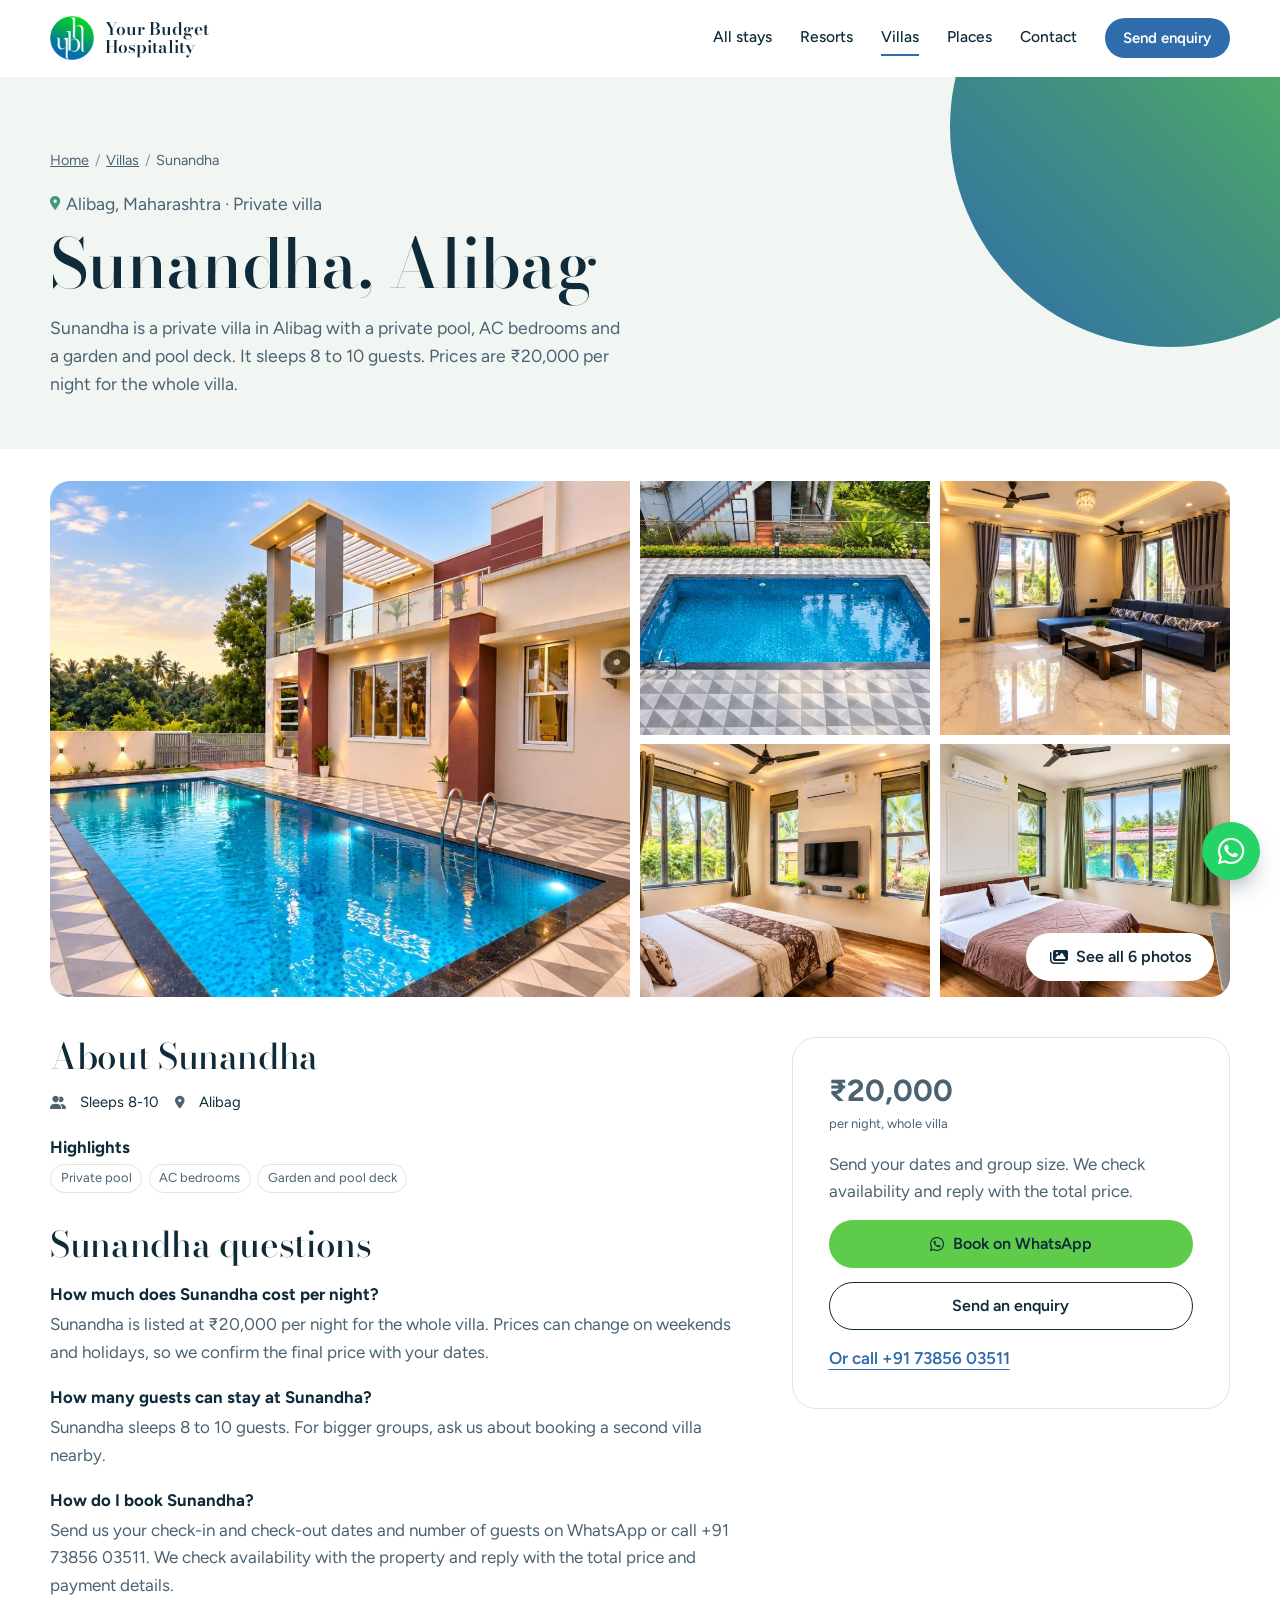
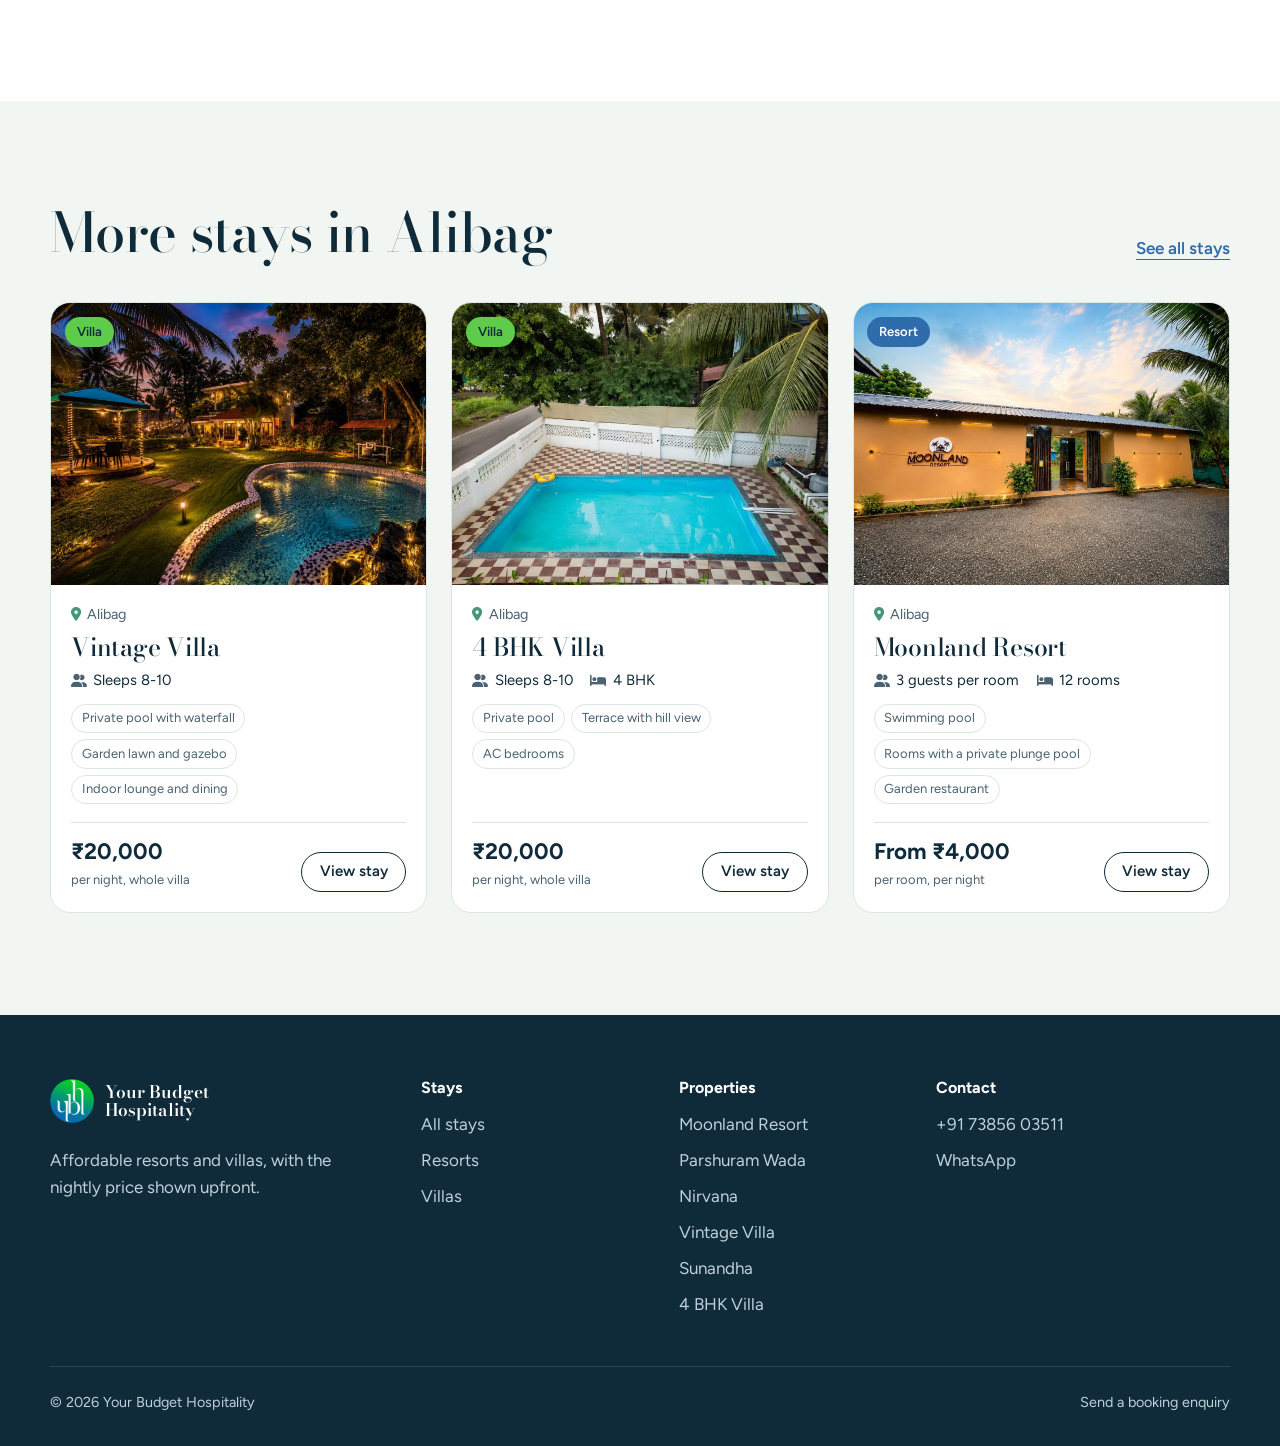
<file: stays/sunandha.html>
<!DOCTYPE html>
<html lang="en">
<head>
  <meta charset="UTF-8">
  <meta name="viewport" content="width=device-width, initial-scale=1.0">
  <title>Sunandha, Alibag | Private Pool Villa from ₹20,000 | Your Budget Hospitality</title>
  <meta name="description" content="Sunandha is a private villa in Alibag with a private pool, AC bedrooms and a garden and pool deck. ₹20,000 per night for the whole villa. Enquire on WhatsApp.">
  <link rel="canonical" href="https://www.yourbudgethospitality.com/stays/sunandha.html">
  <meta name="robots" content="index, follow, max-image-preview:large">
  <meta property="og:type" content="website">
  <meta property="og:site_name" content="Your Budget Hospitality">
  <meta property="og:title" content="Sunandha, Alibag | Private Pool Villa from ₹20,000 | Your Budget Hospitality">
  <meta property="og:description" content="Sunandha is a private villa in Alibag with a private pool, AC bedrooms and a garden and pool deck. ₹20,000 per night for the whole villa. Enquire on WhatsApp.">
  <meta property="og:url" content="https://www.yourbudgethospitality.com/stays/sunandha.html">
  <meta property="og:image" content="https://www.yourbudgethospitality.com/images/sunandha-1-pool.jpg">
  <meta property="og:image:alt" content="Sunandha in Alibag">
  <meta name="twitter:card" content="summary_large_image">
  <script type="application/ld+json">{"@context":"https://schema.org","@graph":[{"@type":"LodgingBusiness","@id":"https://www.yourbudgethospitality.com/stays/sunandha.html#lodging","name":"Sunandha","url":"https://www.yourbudgethospitality.com/stays/sunandha.html","description":"Sunandha is a private villa in Alibag with a private pool, AC bedrooms and a garden and pool deck. It sleeps 8 to 10 guests. Prices are ₹20,000 per night for the whole villa.","image":["https://www.yourbudgethospitality.com/images/sunandha-1-pool.jpg","https://www.yourbudgethospitality.com/images/sunandha-2-pool-aerial.jpg","https://www.yourbudgethospitality.com/images/sunandha-3-living-room.jpg","https://www.yourbudgethospitality.com/images/sunandha-4-bedroom.jpg","https://www.yourbudgethospitality.com/images/sunandha-5-bedroom.jpg","https://www.yourbudgethospitality.com/images/sunandha-6-bedroom.jpg"],"address":{"@type":"PostalAddress","addressLocality":"Alibag","addressRegion":"Maharashtra","addressCountry":"IN"},"priceRange":"₹20,000+","amenityFeature":[{"@type":"LocationFeatureSpecification","name":"Private pool","value":true},{"@type":"LocationFeatureSpecification","name":"AC bedrooms","value":true},{"@type":"LocationFeatureSpecification","name":"Garden and pool deck","value":true}],"telephone":"+917385603511"},{"@type":"WebPage","@id":"https://www.yourbudgethospitality.com/stays/sunandha.html#webpage","url":"https://www.yourbudgethospitality.com/stays/sunandha.html","name":"Sunandha, Alibag | Private Pool Villa from ₹20,000 | Your Budget Hospitality","description":"Sunandha is a private villa in Alibag with a private pool, AC bedrooms and a garden and pool deck. ₹20,000 per night for the whole villa. Enquire on WhatsApp.","isPartOf":{"@id":"https://www.yourbudgethospitality.com/#website"},"about":{"@id":"https://www.yourbudgethospitality.com/stays/sunandha.html#lodging"},"publisher":{"@id":"https://www.yourbudgethospitality.com/#organization"},"inLanguage":"en-IN"},{"@type":"BreadcrumbList","itemListElement":[{"@type":"ListItem","position":1,"name":"Home","item":"https://www.yourbudgethospitality.com/"},{"@type":"ListItem","position":2,"name":"Villas","item":"https://www.yourbudgethospitality.com/villas-in-alibag.html"},{"@type":"ListItem","position":3,"name":"Sunandha","item":"https://www.yourbudgethospitality.com/stays/sunandha.html"}]},{"@type":"FAQPage","mainEntity":[{"@type":"Question","name":"How much does Sunandha cost per night?","acceptedAnswer":{"@type":"Answer","text":"Sunandha is listed at ₹20,000 per night for the whole villa. Prices can change on weekends and holidays, so we confirm the final price with your dates."}},{"@type":"Question","name":"How many guests can stay at Sunandha?","acceptedAnswer":{"@type":"Answer","text":"Sunandha sleeps 8 to 10 guests. For bigger groups, ask us about booking a second villa nearby."}},{"@type":"Question","name":"How do I book Sunandha?","acceptedAnswer":{"@type":"Answer","text":"Send us your check-in and check-out dates and number of guests on WhatsApp or call +91 73856 03511. We check availability with the property and reply with the total price and payment details."}}]}]}</script>
  <meta name="theme-color" content="#2F6CAB">
  <link rel="icon" href="/favicon.ico" sizes="any">
  <link rel="icon" type="image/png" sizes="32x32" href="/favicon-32x32.png">
  <link rel="apple-touch-icon" href="/apple-touch-icon.png">
  <link rel="preconnect" href="https://fonts.googleapis.com">
  <link rel="preconnect" href="https://fonts.gstatic.com" crossorigin>
  <link rel="stylesheet" href="https://fonts.googleapis.com/css2?family=Bodoni+Moda:opsz,wght@6..96,400..700&family=Figtree:wght@400;500;600;700&display=swap">
  <link rel="stylesheet" href="https://cdnjs.cloudflare.com/ajax/libs/font-awesome/6.5.1/css/all.min.css">
  <link rel="stylesheet" href="/style.css">
  <script src="/data.js" defer></script>
  <script src="/main.js" defer></script>
</head>
<body data-page="stay">
  <a class="skip-link" href="#main">Skip to content</a>

  <header class="site-header" id="siteHeader">
    <div class="wrap nav">
      <a class="brand" href="/">
        <img src="/ybh-mark.png" alt="" width="44" height="44">
        <span>Your Budget<br>Hospitality</span>
      </a>
      <button class="nav-toggle" type="button" aria-expanded="false" aria-controls="navMenu">
        <i class="fa-solid fa-bars" aria-hidden="true"></i><span class="sr-only">Menu</span>
      </button>
      <nav class="nav-menu" id="navMenu" aria-label="Main">
        <a class="nav-link" href="/properties.html">All stays</a>
        <a class="nav-link" href="/resorts-in-alibag.html">Resorts</a>
        <a class="nav-link" href="/villas-in-alibag.html" aria-current="page">Villas</a>
        <a class="nav-link" href="/#places">Places</a>
        <a class="nav-link" href="/contact.html">Contact</a>
        <a class="btn btn-primary btn-sm" href="/contact.html">Send enquiry</a>
      </nav>
    </div>
  </header>

  <main id="main">
    <section class="page-head stay-head">
      <div class="wrap">
        <nav class="crumbs" aria-label="Breadcrumb"><ol><li><a href="/">Home</a></li><li><a href="/villas-in-alibag.html">Villas</a></li><li aria-current="page">Sunandha</li></ol></nav>
        <p class="stay-place"><i class="fa-solid fa-location-dot" aria-hidden="true"></i>Alibag, Maharashtra · Private villa</p>
        <h1>Sunandha, Alibag</h1>
        <p>Sunandha is a private villa in Alibag with a private pool, AC bedrooms and a garden and pool deck. It sleeps 8 to 10 guests. Prices are ₹20,000 per night for the whole villa.</p>
      </div>
    </section>

    <section class="section section-results">
      <div class="wrap">
        <div class="stay-gallery"><figure class="g-item g-main"><img src="/images/sunandha-1-pool.jpg" alt="Sunandha pool" fetchpriority="high"></figure><figure class="g-item"><img src="/images/sunandha-2-pool-aerial.jpg" alt="Sunandha pool aerial" loading="lazy"></figure><figure class="g-item"><img src="/images/sunandha-3-living-room.jpg" alt="Sunandha living room" loading="lazy"></figure><figure class="g-item"><img src="/images/sunandha-4-bedroom.jpg" alt="Sunandha bedroom" loading="lazy"></figure><figure class="g-item"><img src="/images/sunandha-5-bedroom.jpg" alt="Sunandha bedroom" loading="lazy"></figure>
          <button class="btn btn-light g-all" type="button" data-gallery="sunandha"><i class="fa-solid fa-images" aria-hidden="true"></i>See all 6 photos</button>
        </div>
        <div class="stay-detail">
          <div class="stay-copy">
            <h2>About Sunandha</h2>
            <ul class="stay-facts detail-facts">
              <li><i class="fa-solid fa-user-group" aria-hidden="true"></i>Sleeps 8-10</li>
              
              <li><i class="fa-solid fa-location-dot" aria-hidden="true"></i>Alibag</li>
            </ul>
            <h3>Highlights</h3>
            <ul class="stay-highlights"><li>Private pool</li><li>AC bedrooms</li><li>Garden and pool deck</li></ul>
            

            <h2>Sunandha questions</h2>
            <h3>How much does Sunandha cost per night?</h3>
            <p>Sunandha is listed at ₹20,000 per night for the whole villa. Prices can change on weekends and holidays, so we confirm the final price with your dates.</p>
            <h3>How many guests can stay at Sunandha?</h3>
            <p>Sunandha sleeps 8 to 10 guests. For bigger groups, ask us about booking a second villa nearby.</p>
            <h3>How do I book Sunandha?</h3>
            <p>Send us your check-in and check-out dates and number of guests on WhatsApp or call +91 73856 03511. We check availability with the property and reply with the total price and payment details.</p>
          </div>
          <aside class="panel book-panel">
            <p class="price"><strong>₹20,000</strong><span>per night, whole villa</span></p>
            <p>Send your dates and group size. We check availability and reply with the total price.</p>
            <a class="btn btn-whatsapp" href="https://wa.me/917385603511?text=Hi%20Your%20Budget%20Hospitality%2C%20I'd%20like%20to%20book%20Sunandha%20in%20Alibag.%20Please%20share%20availability%20and%20the%20total%20price." target="_blank" rel="noopener"><i class="fa-brands fa-whatsapp" aria-hidden="true"></i>Book on WhatsApp</a>
            <a class="btn btn-outline" href="/contact.html?property=sunandha">Send an enquiry</a>
            <a class="link-quiet" href="tel:+917385603511">Or call +91 73856 03511</a>
          </aside>
        </div>
      </div>
    </section>

    <section class="section section-mist">
      <div class="wrap">
        <div class="section-head"><h2>More stays in Alibag</h2><a class="link-quiet" href="/properties.html">See all stays</a></div>
        <div class="stay-grid"><article class="stay-card">
      <div class="stay-media"><img src="/images/vintage-villa-01-pool-night.jpg" alt="Vintage Villa, Alibag" loading="lazy"><span class="stay-tag tag-villa">Villa</span></div>
      <div class="stay-body">
        <p class="stay-place"><i class="fa-solid fa-location-dot" aria-hidden="true"></i>Alibag</p>
        <h3 class="stay-name"><a class="stay-link" href="/stays/vintage-villa.html">Vintage Villa</a></h3>
        <ul class="stay-facts"><li><i class="fa-solid fa-user-group" aria-hidden="true"></i>Sleeps 8-10</li></ul>
        <ul class="stay-highlights"><li>Private pool with waterfall</li><li>Garden lawn and gazebo</li><li>Indoor lounge and dining</li></ul>
        <div class="stay-foot">
          <p class="price"><strong>₹20,000</strong><span>per night, whole villa</span></p>
          <a class="btn btn-outline btn-sm" href="/stays/vintage-villa.html">View stay</a>
        </div>
      </div>
    </article><article class="stay-card">
      <div class="stay-media"><img src="/images/4-bhk-villa-01-pool.jpg" alt="4 BHK Villa, Alibag" loading="lazy"><span class="stay-tag tag-villa">Villa</span></div>
      <div class="stay-body">
        <p class="stay-place"><i class="fa-solid fa-location-dot" aria-hidden="true"></i>Alibag</p>
        <h3 class="stay-name"><a class="stay-link" href="/stays/4-bhk-villa.html">4 BHK Villa</a></h3>
        <ul class="stay-facts"><li><i class="fa-solid fa-user-group" aria-hidden="true"></i>Sleeps 8-10</li><li><i class="fa-solid fa-bed" aria-hidden="true"></i>4 BHK</li></ul>
        <ul class="stay-highlights"><li>Private pool</li><li>Terrace with hill view</li><li>AC bedrooms</li></ul>
        <div class="stay-foot">
          <p class="price"><strong>₹20,000</strong><span>per night, whole villa</span></p>
          <a class="btn btn-outline btn-sm" href="/stays/4-bhk-villa.html">View stay</a>
        </div>
      </div>
    </article><article class="stay-card">
      <div class="stay-media"><img src="/images/moonland-resort-01-entrance.jpg" alt="Moonland Resort, Alibag" loading="lazy"><span class="stay-tag tag-resort">Resort</span></div>
      <div class="stay-body">
        <p class="stay-place"><i class="fa-solid fa-location-dot" aria-hidden="true"></i>Alibag</p>
        <h3 class="stay-name"><a class="stay-link" href="/stays/moonland-resort.html">Moonland Resort</a></h3>
        <ul class="stay-facts"><li><i class="fa-solid fa-user-group" aria-hidden="true"></i>3 guests per room</li><li><i class="fa-solid fa-bed" aria-hidden="true"></i>12 rooms</li></ul>
        <ul class="stay-highlights"><li>Swimming pool</li><li>Rooms with a private plunge pool</li><li>Garden restaurant</li></ul>
        <div class="stay-foot">
          <p class="price"><strong>From ₹4,000</strong><span>per room, per night</span></p>
          <a class="btn btn-outline btn-sm" href="/stays/moonland-resort.html">View stay</a>
        </div>
      </div>
    </article></div>
      </div>
    </section>
  </main>

  <footer class="site-footer on-dark">
    <div class="wrap">
      <div class="footer-grid">
        <div class="footer-brand">
          <a class="brand" href="/">
            <img src="/ybh-mark.png" alt="" width="44" height="44">
            <span>Your Budget<br>Hospitality</span>
          </a>
          <p>Affordable resorts and villas, with the nightly price shown upfront.</p>
        </div>
        <div>
          <h2 class="footer-title">Stays</h2>
          <ul>
            <li><a href="/properties.html">All stays</a></li>
            <li><a href="/resorts-in-alibag.html">Resorts</a></li>
            <li><a href="/villas-in-alibag.html">Villas</a></li>
          </ul>
        </div>
        <div>
          <h2 class="footer-title">Properties</h2>
          <ul>
            <li><a href="/stays/moonland-resort.html">Moonland Resort</a></li>
            <li><a href="/stays/parshuram-wada.html">Parshuram Wada</a></li>
            <li><a href="/stays/nirvana.html">Nirvana</a></li>
            <li><a href="/stays/vintage-villa.html">Vintage Villa</a></li>
            <li><a href="/stays/sunandha.html">Sunandha</a></li>
            <li><a href="/stays/4-bhk-villa.html">4 BHK Villa</a></li>
          </ul>
        </div>
        <div>
          <h2 class="footer-title">Contact</h2>
          <ul>
            <li><a data-site="phone" href="tel:+917385603511">+91 73856 03511</a></li>
            <li><a data-site="whatsapp" href="https://wa.me/917385603511">WhatsApp</a></li>
          </ul>
        </div>
      </div>
      <div class="footer-bottom">
        <p>&copy; <span id="year">2026</span> Your Budget Hospitality</p>
        <p><a href="/contact.html">Send a booking enquiry</a></p>
      </div>
    </div>
  </footer>

  <a class="wa-float" data-site="whatsapp" href="https://wa.me/917385603511" aria-label="Chat on WhatsApp"><i class="fa-brands fa-whatsapp" aria-hidden="true"></i></a>
</body>
</html>
</file>
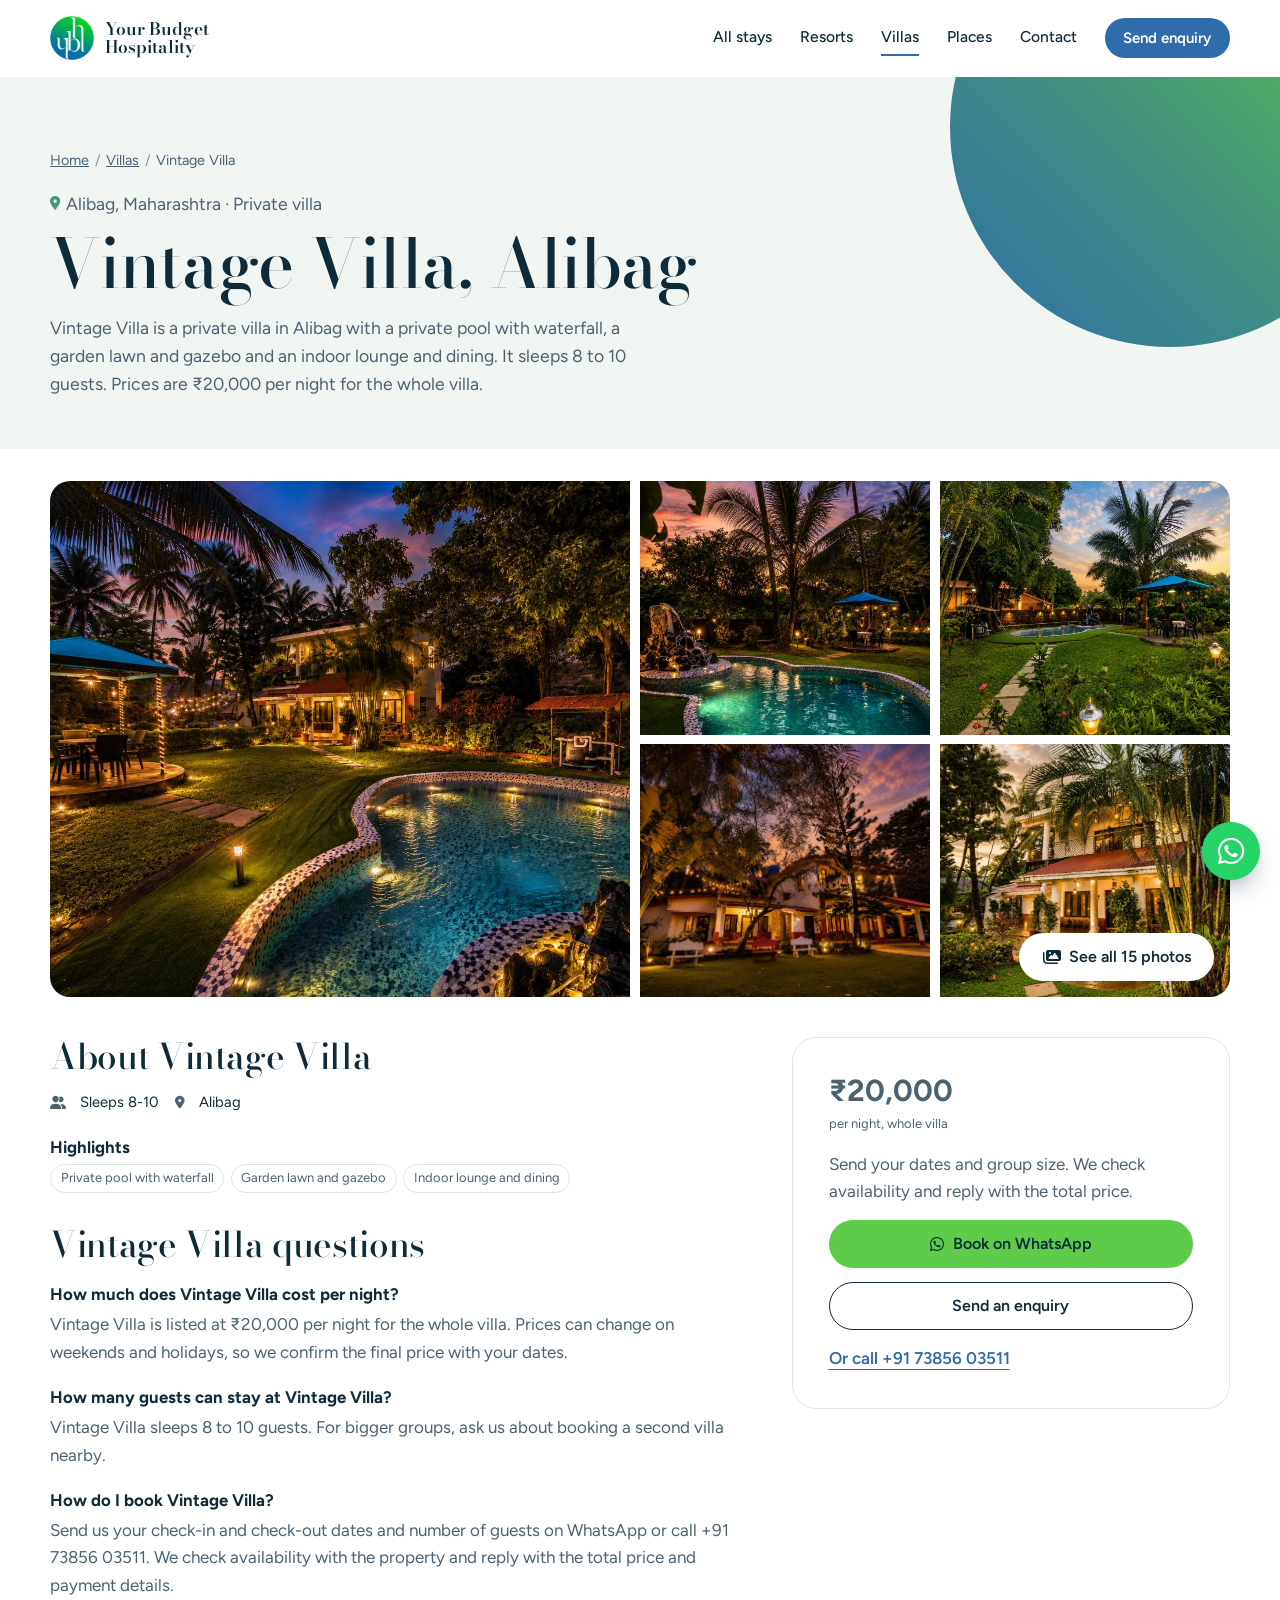
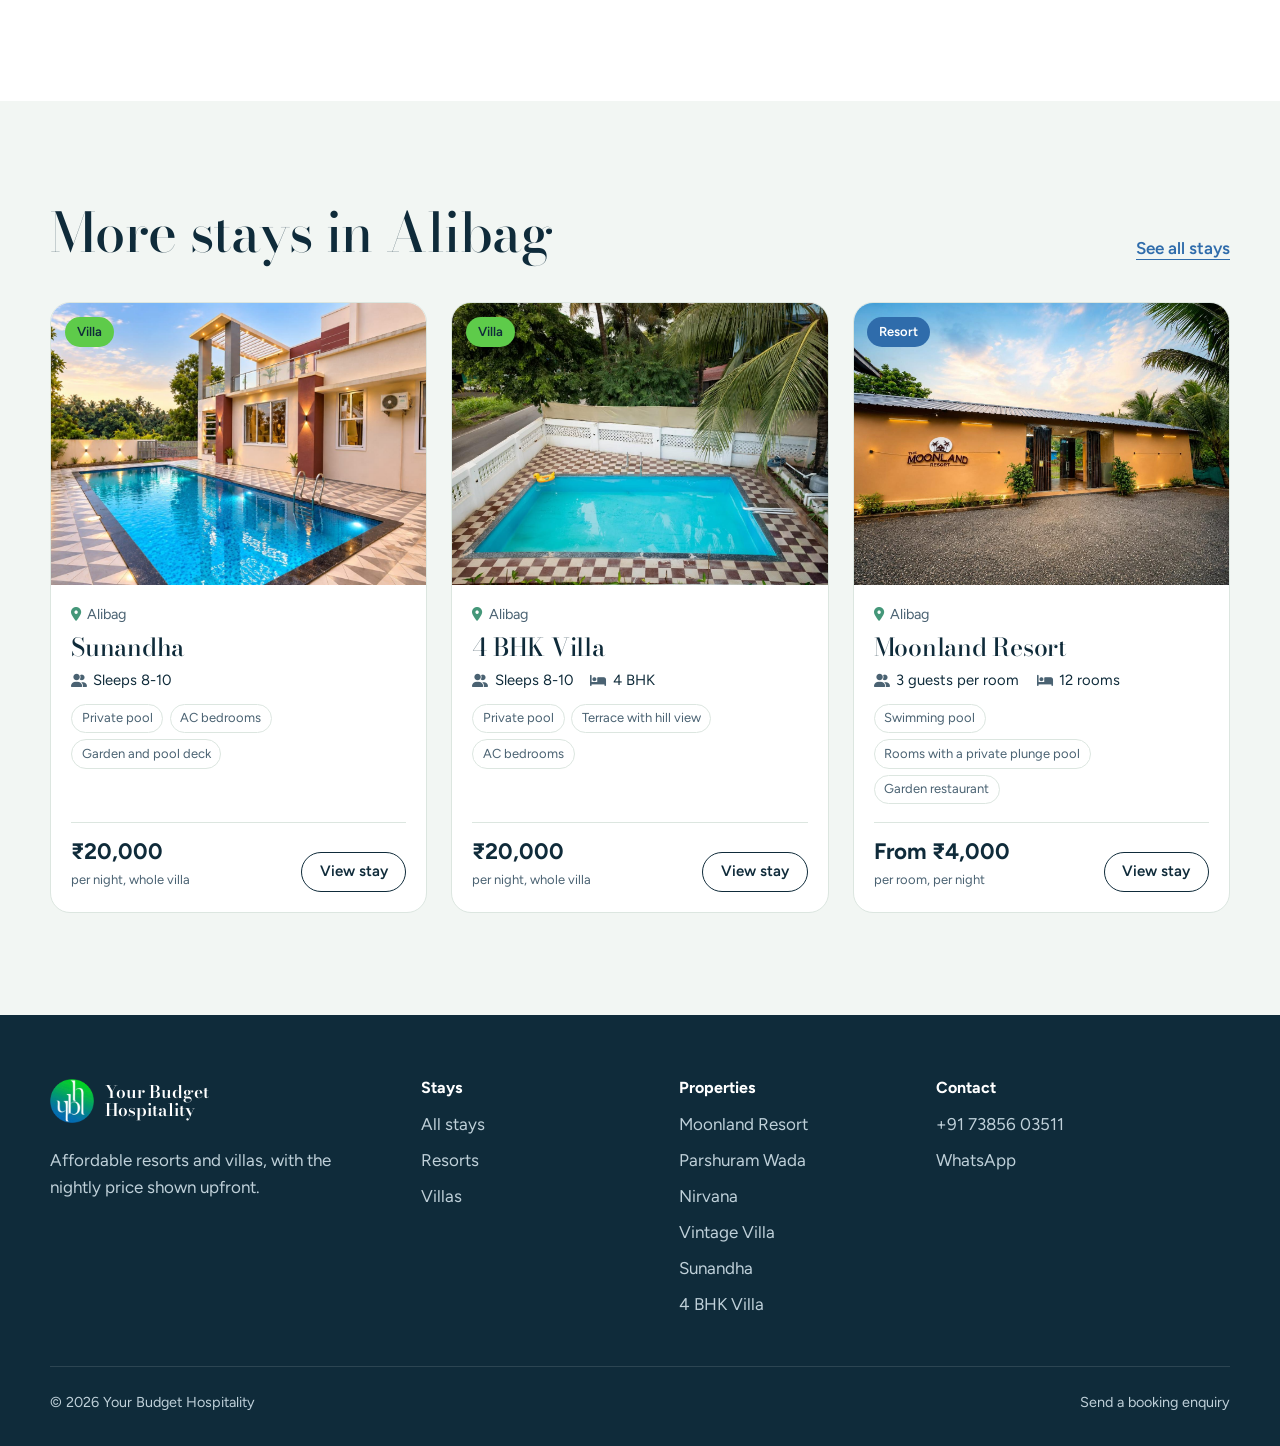
<file: stays/vintage-villa.html>
<!DOCTYPE html>
<html lang="en">
<head>
  <meta charset="UTF-8">
  <meta name="viewport" content="width=device-width, initial-scale=1.0">
  <title>Vintage Villa, Alibag | Private Pool Villa from ₹20,000 | Your Budget Hospitality</title>
  <meta name="description" content="Vintage Villa is a private villa in Alibag with a private pool with waterfall, a garden lawn and gazebo and an indoor lounge and dining. ₹20,000 per night for the whole villa. Enquire on WhatsApp.">
  <link rel="canonical" href="https://www.yourbudgethospitality.com/stays/vintage-villa.html">
  <meta name="robots" content="index, follow, max-image-preview:large">
  <meta property="og:type" content="website">
  <meta property="og:site_name" content="Your Budget Hospitality">
  <meta property="og:title" content="Vintage Villa, Alibag | Private Pool Villa from ₹20,000 | Your Budget Hospitality">
  <meta property="og:description" content="Vintage Villa is a private villa in Alibag with a private pool with waterfall, a garden lawn and gazebo and an indoor lounge and dining. ₹20,000 per night for the whole villa. Enquire on WhatsApp.">
  <meta property="og:url" content="https://www.yourbudgethospitality.com/stays/vintage-villa.html">
  <meta property="og:image" content="https://www.yourbudgethospitality.com/images/vintage-villa-01-pool-night.jpg">
  <meta property="og:image:alt" content="Vintage Villa in Alibag">
  <meta name="twitter:card" content="summary_large_image">
  <script type="application/ld+json">{"@context":"https://schema.org","@graph":[{"@type":"LodgingBusiness","@id":"https://www.yourbudgethospitality.com/stays/vintage-villa.html#lodging","name":"Vintage Villa","url":"https://www.yourbudgethospitality.com/stays/vintage-villa.html","description":"Vintage Villa is a private villa in Alibag with a private pool with waterfall, a garden lawn and gazebo and an indoor lounge and dining. It sleeps 8 to 10 guests. Prices are ₹20,000 per night for the whole villa.","image":["https://www.yourbudgethospitality.com/images/vintage-villa-01-pool-night.jpg","https://www.yourbudgethospitality.com/images/vintage-villa-02-pool-sunset.jpg","https://www.yourbudgethospitality.com/images/vintage-villa-03-garden-and-pool.jpg","https://www.yourbudgethospitality.com/images/vintage-villa-04-villa-evening.jpg","https://www.yourbudgethospitality.com/images/vintage-villa-05-villa-garden.jpg","https://www.yourbudgethospitality.com/images/vintage-villa-06-villa-entrance.jpg"],"address":{"@type":"PostalAddress","addressLocality":"Alibag","addressRegion":"Maharashtra","addressCountry":"IN"},"priceRange":"₹20,000+","amenityFeature":[{"@type":"LocationFeatureSpecification","name":"Private pool with waterfall","value":true},{"@type":"LocationFeatureSpecification","name":"Garden lawn and gazebo","value":true},{"@type":"LocationFeatureSpecification","name":"Indoor lounge and dining","value":true}],"telephone":"+917385603511"},{"@type":"WebPage","@id":"https://www.yourbudgethospitality.com/stays/vintage-villa.html#webpage","url":"https://www.yourbudgethospitality.com/stays/vintage-villa.html","name":"Vintage Villa, Alibag | Private Pool Villa from ₹20,000 | Your Budget Hospitality","description":"Vintage Villa is a private villa in Alibag with a private pool with waterfall, a garden lawn and gazebo and an indoor lounge and dining. ₹20,000 per night for the whole villa. Enquire on WhatsApp.","isPartOf":{"@id":"https://www.yourbudgethospitality.com/#website"},"about":{"@id":"https://www.yourbudgethospitality.com/stays/vintage-villa.html#lodging"},"publisher":{"@id":"https://www.yourbudgethospitality.com/#organization"},"inLanguage":"en-IN"},{"@type":"BreadcrumbList","itemListElement":[{"@type":"ListItem","position":1,"name":"Home","item":"https://www.yourbudgethospitality.com/"},{"@type":"ListItem","position":2,"name":"Villas","item":"https://www.yourbudgethospitality.com/villas-in-alibag.html"},{"@type":"ListItem","position":3,"name":"Vintage Villa","item":"https://www.yourbudgethospitality.com/stays/vintage-villa.html"}]},{"@type":"FAQPage","mainEntity":[{"@type":"Question","name":"How much does Vintage Villa cost per night?","acceptedAnswer":{"@type":"Answer","text":"Vintage Villa is listed at ₹20,000 per night for the whole villa. Prices can change on weekends and holidays, so we confirm the final price with your dates."}},{"@type":"Question","name":"How many guests can stay at Vintage Villa?","acceptedAnswer":{"@type":"Answer","text":"Vintage Villa sleeps 8 to 10 guests. For bigger groups, ask us about booking a second villa nearby."}},{"@type":"Question","name":"How do I book Vintage Villa?","acceptedAnswer":{"@type":"Answer","text":"Send us your check-in and check-out dates and number of guests on WhatsApp or call +91 73856 03511. We check availability with the property and reply with the total price and payment details."}}]}]}</script>
  <meta name="theme-color" content="#2F6CAB">
  <link rel="icon" href="/favicon.ico" sizes="any">
  <link rel="icon" type="image/png" sizes="32x32" href="/favicon-32x32.png">
  <link rel="apple-touch-icon" href="/apple-touch-icon.png">
  <link rel="preconnect" href="https://fonts.googleapis.com">
  <link rel="preconnect" href="https://fonts.gstatic.com" crossorigin>
  <link rel="stylesheet" href="https://fonts.googleapis.com/css2?family=Bodoni+Moda:opsz,wght@6..96,400..700&family=Figtree:wght@400;500;600;700&display=swap">
  <link rel="stylesheet" href="https://cdnjs.cloudflare.com/ajax/libs/font-awesome/6.5.1/css/all.min.css">
  <link rel="stylesheet" href="/style.css">
  <script src="/data.js" defer></script>
  <script src="/main.js" defer></script>
</head>
<body data-page="stay">
  <a class="skip-link" href="#main">Skip to content</a>

  <header class="site-header" id="siteHeader">
    <div class="wrap nav">
      <a class="brand" href="/">
        <img src="/ybh-mark.png" alt="" width="44" height="44">
        <span>Your Budget<br>Hospitality</span>
      </a>
      <button class="nav-toggle" type="button" aria-expanded="false" aria-controls="navMenu">
        <i class="fa-solid fa-bars" aria-hidden="true"></i><span class="sr-only">Menu</span>
      </button>
      <nav class="nav-menu" id="navMenu" aria-label="Main">
        <a class="nav-link" href="/properties.html">All stays</a>
        <a class="nav-link" href="/resorts-in-alibag.html">Resorts</a>
        <a class="nav-link" href="/villas-in-alibag.html" aria-current="page">Villas</a>
        <a class="nav-link" href="/#places">Places</a>
        <a class="nav-link" href="/contact.html">Contact</a>
        <a class="btn btn-primary btn-sm" href="/contact.html">Send enquiry</a>
      </nav>
    </div>
  </header>

  <main id="main">
    <section class="page-head stay-head">
      <div class="wrap">
        <nav class="crumbs" aria-label="Breadcrumb"><ol><li><a href="/">Home</a></li><li><a href="/villas-in-alibag.html">Villas</a></li><li aria-current="page">Vintage Villa</li></ol></nav>
        <p class="stay-place"><i class="fa-solid fa-location-dot" aria-hidden="true"></i>Alibag, Maharashtra · Private villa</p>
        <h1>Vintage Villa, Alibag</h1>
        <p>Vintage Villa is a private villa in Alibag with a private pool with waterfall, a garden lawn and gazebo and an indoor lounge and dining. It sleeps 8 to 10 guests. Prices are ₹20,000 per night for the whole villa.</p>
      </div>
    </section>

    <section class="section section-results">
      <div class="wrap">
        <div class="stay-gallery"><figure class="g-item g-main"><img src="/images/vintage-villa-01-pool-night.jpg" alt="Vintage Villa pool night" fetchpriority="high"></figure><figure class="g-item"><img src="/images/vintage-villa-02-pool-sunset.jpg" alt="Vintage Villa pool sunset" loading="lazy"></figure><figure class="g-item"><img src="/images/vintage-villa-03-garden-and-pool.jpg" alt="Vintage Villa garden and pool" loading="lazy"></figure><figure class="g-item"><img src="/images/vintage-villa-04-villa-evening.jpg" alt="Vintage Villa villa evening" loading="lazy"></figure><figure class="g-item"><img src="/images/vintage-villa-05-villa-garden.jpg" alt="Vintage Villa villa garden" loading="lazy"></figure>
          <button class="btn btn-light g-all" type="button" data-gallery="vintage-villa"><i class="fa-solid fa-images" aria-hidden="true"></i>See all 15 photos</button>
        </div>
        <div class="stay-detail">
          <div class="stay-copy">
            <h2>About Vintage Villa</h2>
            <ul class="stay-facts detail-facts">
              <li><i class="fa-solid fa-user-group" aria-hidden="true"></i>Sleeps 8-10</li>
              
              <li><i class="fa-solid fa-location-dot" aria-hidden="true"></i>Alibag</li>
            </ul>
            <h3>Highlights</h3>
            <ul class="stay-highlights"><li>Private pool with waterfall</li><li>Garden lawn and gazebo</li><li>Indoor lounge and dining</li></ul>
            

            <h2>Vintage Villa questions</h2>
            <h3>How much does Vintage Villa cost per night?</h3>
            <p>Vintage Villa is listed at ₹20,000 per night for the whole villa. Prices can change on weekends and holidays, so we confirm the final price with your dates.</p>
            <h3>How many guests can stay at Vintage Villa?</h3>
            <p>Vintage Villa sleeps 8 to 10 guests. For bigger groups, ask us about booking a second villa nearby.</p>
            <h3>How do I book Vintage Villa?</h3>
            <p>Send us your check-in and check-out dates and number of guests on WhatsApp or call +91 73856 03511. We check availability with the property and reply with the total price and payment details.</p>
          </div>
          <aside class="panel book-panel">
            <p class="price"><strong>₹20,000</strong><span>per night, whole villa</span></p>
            <p>Send your dates and group size. We check availability and reply with the total price.</p>
            <a class="btn btn-whatsapp" href="https://wa.me/917385603511?text=Hi%20Your%20Budget%20Hospitality%2C%20I'd%20like%20to%20book%20Vintage%20Villa%20in%20Alibag.%20Please%20share%20availability%20and%20the%20total%20price." target="_blank" rel="noopener"><i class="fa-brands fa-whatsapp" aria-hidden="true"></i>Book on WhatsApp</a>
            <a class="btn btn-outline" href="/contact.html?property=vintage-villa">Send an enquiry</a>
            <a class="link-quiet" href="tel:+917385603511">Or call +91 73856 03511</a>
          </aside>
        </div>
      </div>
    </section>

    <section class="section section-mist">
      <div class="wrap">
        <div class="section-head"><h2>More stays in Alibag</h2><a class="link-quiet" href="/properties.html">See all stays</a></div>
        <div class="stay-grid"><article class="stay-card">
      <div class="stay-media"><img src="/images/sunandha-1-pool.jpg" alt="Sunandha, Alibag" loading="lazy"><span class="stay-tag tag-villa">Villa</span></div>
      <div class="stay-body">
        <p class="stay-place"><i class="fa-solid fa-location-dot" aria-hidden="true"></i>Alibag</p>
        <h3 class="stay-name"><a class="stay-link" href="/stays/sunandha.html">Sunandha</a></h3>
        <ul class="stay-facts"><li><i class="fa-solid fa-user-group" aria-hidden="true"></i>Sleeps 8-10</li></ul>
        <ul class="stay-highlights"><li>Private pool</li><li>AC bedrooms</li><li>Garden and pool deck</li></ul>
        <div class="stay-foot">
          <p class="price"><strong>₹20,000</strong><span>per night, whole villa</span></p>
          <a class="btn btn-outline btn-sm" href="/stays/sunandha.html">View stay</a>
        </div>
      </div>
    </article><article class="stay-card">
      <div class="stay-media"><img src="/images/4-bhk-villa-01-pool.jpg" alt="4 BHK Villa, Alibag" loading="lazy"><span class="stay-tag tag-villa">Villa</span></div>
      <div class="stay-body">
        <p class="stay-place"><i class="fa-solid fa-location-dot" aria-hidden="true"></i>Alibag</p>
        <h3 class="stay-name"><a class="stay-link" href="/stays/4-bhk-villa.html">4 BHK Villa</a></h3>
        <ul class="stay-facts"><li><i class="fa-solid fa-user-group" aria-hidden="true"></i>Sleeps 8-10</li><li><i class="fa-solid fa-bed" aria-hidden="true"></i>4 BHK</li></ul>
        <ul class="stay-highlights"><li>Private pool</li><li>Terrace with hill view</li><li>AC bedrooms</li></ul>
        <div class="stay-foot">
          <p class="price"><strong>₹20,000</strong><span>per night, whole villa</span></p>
          <a class="btn btn-outline btn-sm" href="/stays/4-bhk-villa.html">View stay</a>
        </div>
      </div>
    </article><article class="stay-card">
      <div class="stay-media"><img src="/images/moonland-resort-01-entrance.jpg" alt="Moonland Resort, Alibag" loading="lazy"><span class="stay-tag tag-resort">Resort</span></div>
      <div class="stay-body">
        <p class="stay-place"><i class="fa-solid fa-location-dot" aria-hidden="true"></i>Alibag</p>
        <h3 class="stay-name"><a class="stay-link" href="/stays/moonland-resort.html">Moonland Resort</a></h3>
        <ul class="stay-facts"><li><i class="fa-solid fa-user-group" aria-hidden="true"></i>3 guests per room</li><li><i class="fa-solid fa-bed" aria-hidden="true"></i>12 rooms</li></ul>
        <ul class="stay-highlights"><li>Swimming pool</li><li>Rooms with a private plunge pool</li><li>Garden restaurant</li></ul>
        <div class="stay-foot">
          <p class="price"><strong>From ₹4,000</strong><span>per room, per night</span></p>
          <a class="btn btn-outline btn-sm" href="/stays/moonland-resort.html">View stay</a>
        </div>
      </div>
    </article></div>
      </div>
    </section>
  </main>

  <footer class="site-footer on-dark">
    <div class="wrap">
      <div class="footer-grid">
        <div class="footer-brand">
          <a class="brand" href="/">
            <img src="/ybh-mark.png" alt="" width="44" height="44">
            <span>Your Budget<br>Hospitality</span>
          </a>
          <p>Affordable resorts and villas, with the nightly price shown upfront.</p>
        </div>
        <div>
          <h2 class="footer-title">Stays</h2>
          <ul>
            <li><a href="/properties.html">All stays</a></li>
            <li><a href="/resorts-in-alibag.html">Resorts</a></li>
            <li><a href="/villas-in-alibag.html">Villas</a></li>
          </ul>
        </div>
        <div>
          <h2 class="footer-title">Properties</h2>
          <ul>
            <li><a href="/stays/moonland-resort.html">Moonland Resort</a></li>
            <li><a href="/stays/parshuram-wada.html">Parshuram Wada</a></li>
            <li><a href="/stays/nirvana.html">Nirvana</a></li>
            <li><a href="/stays/vintage-villa.html">Vintage Villa</a></li>
            <li><a href="/stays/sunandha.html">Sunandha</a></li>
            <li><a href="/stays/4-bhk-villa.html">4 BHK Villa</a></li>
          </ul>
        </div>
        <div>
          <h2 class="footer-title">Contact</h2>
          <ul>
            <li><a data-site="phone" href="tel:+917385603511">+91 73856 03511</a></li>
            <li><a data-site="whatsapp" href="https://wa.me/917385603511">WhatsApp</a></li>
          </ul>
        </div>
      </div>
      <div class="footer-bottom">
        <p>&copy; <span id="year">2026</span> Your Budget Hospitality</p>
        <p><a href="/contact.html">Send a booking enquiry</a></p>
      </div>
    </div>
  </footer>

  <a class="wa-float" data-site="whatsapp" href="https://wa.me/917385603511" aria-label="Chat on WhatsApp"><i class="fa-brands fa-whatsapp" aria-hidden="true"></i></a>
</body>
</html>
</file>
<file: style.css>
/* ==================================================================
   Your Budget Hospitality — shared styles
   Palette sampled from the logo: leaf green → lagoon → coast blue
   ================================================================== */

:root {
  --leaf: #5ECB4A;
  --leaf-deep: #2F8F3E;
  --lagoon: #449779;
  --coast: #2F6CAB;
  --coast-deep: #245A92;
  --ink: #0F2B3A;
  --ink-soft: #4A6272;
  --mist: #F2F6F3;
  --line: #DCE6E0;
  --white: #FFFFFF;
  --grad: linear-gradient(45deg, #2F6CAB 0%, #449779 50%, #5ECB4A 100%);

  --serif: 'Bodoni Moda', 'Didot', Georgia, serif;
  --sans: 'Figtree', system-ui, -apple-system, 'Segoe UI', sans-serif;

  --wrap: 1180px;
  --header-h: 76px;
}

/* ---------- Base ---------- */
*, *::before, *::after { box-sizing: border-box; }
html { scroll-behavior: smooth; -webkit-text-size-adjust: 100%; }
body {
  margin: 0;
  font-family: var(--sans);
  font-size: 1.0625rem;
  line-height: 1.6;
  color: var(--ink);
  background: var(--white);
  -webkit-font-smoothing: antialiased;
}
img, svg { display: block; max-width: 100%; }
a { color: var(--coast); }
p { margin: 0; }
h1, h2, h3 {
  margin: 0;
  font-family: var(--serif);
  font-weight: 500;
  font-optical-sizing: auto;
  line-height: 1.08;
  letter-spacing: -0.01em;
  text-wrap: balance;
}
[hidden] { display: none !important; }

.wrap { width: min(100% - 2.5rem, var(--wrap)); margin-inline: auto; }
.sr-only {
  position: absolute; width: 1px; height: 1px; padding: 0; margin: -1px;
  overflow: hidden; clip: rect(0 0 0 0); white-space: nowrap; border: 0;
}
.skip-link {
  position: absolute; left: 1rem; top: -100px; z-index: 100;
  background: var(--ink); color: #fff; padding: .6rem 1rem; border-radius: 8px;
}
.skip-link:focus { top: 1rem; }

:focus-visible { outline: 3px solid var(--coast); outline-offset: 3px; border-radius: 4px; }
.on-dark :focus-visible, .type-resort :focus-visible { outline-color: var(--leaf); }

@media (prefers-reduced-motion: reduce) {
  html { scroll-behavior: auto; }
  *, *::before, *::after { animation: none !important; transition: none !important; }
}

/* ---------- Buttons ---------- */
.btn {
  display: inline-flex; align-items: center; justify-content: center; gap: .55rem;
  min-height: 48px; padding: .75rem 1.4rem;
  border: 1.5px solid transparent; border-radius: 999px;
  font: 600 1rem/1 var(--sans);
  text-decoration: none; white-space: nowrap; cursor: pointer;
  transition: background-color .2s, color .2s, border-color .2s;
}
.btn:disabled { opacity: .6; cursor: progress; }
.btn-sm { min-height: 40px; padding: .55rem 1.1rem; font-size: .9375rem; }
.btn-primary { background: var(--coast); color: #fff; }
.btn-primary:hover { background: var(--coast-deep); }
.btn-outline { background: transparent; color: var(--ink); border-color: var(--ink); }
.btn-outline:hover { background: var(--ink); color: #fff; }
.btn-whatsapp { background: var(--leaf); color: var(--ink); }
.btn-whatsapp:hover { background: #50B83D; }
.btn-light-outline { background: transparent; color: #fff; border-color: rgba(255, 255, 255, .55); }
.btn-light-outline:hover { background: #fff; color: var(--ink); border-color: #fff; }

/* ---------- Header ---------- */
.site-header {
  position: sticky; top: 0; z-index: 50;
  background: rgba(255, 255, 255, .94);
  backdrop-filter: saturate(1.4) blur(10px);
  -webkit-backdrop-filter: saturate(1.4) blur(10px);
  border-bottom: 1px solid transparent;
  transition: border-color .2s;
}
.site-header.scrolled { border-bottom-color: var(--line); }
.nav { position: relative; display: flex; align-items: center; justify-content: space-between; gap: 1.5rem; min-height: var(--header-h); }

.brand { display: inline-flex; align-items: center; gap: .7rem; color: var(--ink); text-decoration: none; }
.brand img { width: 44px; height: 44px; }
.brand span { font-family: var(--serif); font-size: 1.08rem; font-weight: 600; line-height: 1.05; }

.nav-menu { display: flex; align-items: center; gap: 1.75rem; }
.nav-link {
  color: var(--ink); text-decoration: none; font-weight: 500; font-size: .975rem;
  padding: .3rem 0; border-bottom: 2px solid transparent;
}
.nav-link:hover { border-bottom-color: var(--leaf); }
.nav-link[aria-current="page"] { border-bottom-color: var(--coast); }

.nav-toggle {
  display: none; width: 44px; height: 44px; align-items: center; justify-content: center;
  border: 1px solid var(--line); border-radius: 12px; background: #fff; color: var(--ink);
  font-size: 1.1rem; cursor: pointer;
}

@media (max-width: 920px) {
  .nav-toggle { display: inline-flex; }
  .nav-menu {
    display: none; position: absolute; left: -1.25rem; right: -1.25rem; top: 100%;
    flex-direction: column; align-items: stretch; gap: 0;
    padding: .25rem 1.25rem 1.25rem; background: #fff; border-bottom: 1px solid var(--line);
  }
  .nav-menu.open { display: flex; }
  .nav-link { padding: .95rem 0; border-bottom: 1px solid var(--line); }
  .nav-link[aria-current="page"] { color: var(--coast); border-bottom-color: var(--line); }
  .nav-menu .btn { margin-top: 1rem; }
}

/* ---------- Hero (home) ---------- */
.hero {
  position: relative; overflow: hidden;
  background: var(--mist);
  padding: clamp(3rem, 7vw, 6rem) 0 clamp(3.5rem, 7vw, 6.5rem);
}
.hero-grid {
  display: grid; grid-template-columns: minmax(0, 1.12fr) minmax(0, .88fr);
  align-items: center; gap: 2rem;
}
.hero-copy { position: relative; z-index: 2; }
.hero h1 { font-size: clamp(2.8rem, 6.4vw, 5.25rem); line-height: .98; max-width: 11ch; }
.hero-sub { margin-top: 1.4rem; max-width: 34rem; font-size: 1.15rem; color: var(--ink-soft); }

/* The logo's own gesture, scaled up: gradient disc with the letterforms floating inside */
.hero-visual { position: relative; z-index: 1; }
.disc {
  width: min(54vw, 640px); aspect-ratio: 1; border-radius: 50%;
  background: var(--grad);
  display: grid; place-items: center;
  animation: disc-in 1.1s cubic-bezier(.2, .7, .2, 1) both;
}
.disc img { width: 64%; animation: letters-float 7s ease-in-out 1.1s infinite; }
@keyframes disc-in { from { opacity: 0; transform: scale(.88); } to { opacity: 1; transform: none; } }
@keyframes letters-float { 0%, 100% { transform: translateY(0); } 50% { transform: translateY(-16px); } }

/* Search */
.search {
  margin-top: 2.25rem;
  display: grid; grid-template-columns: repeat(3, minmax(0, 1fr)) auto; gap: .25rem;
  padding: .55rem; background: #fff; border: 1px solid var(--line); border-radius: 20px;
  box-shadow: 0 22px 44px -28px rgba(15, 43, 58, .45);
}
.field { display: flex; flex-direction: column; justify-content: center; padding: .4rem .95rem; min-width: 0; }
.field + .field { border-left: 1px solid var(--line); }
.field label { font-size: .8125rem; font-weight: 600; color: var(--ink-soft); }
.field select {
  appearance: none; -webkit-appearance: none; width: 100%;
  border: 0; padding: .1rem 1.4rem .1rem 0; border-radius: 6px;
  font: 500 1rem var(--sans); color: var(--ink); cursor: pointer;
  background: transparent url("data:image/svg+xml,%3Csvg xmlns='http://www.w3.org/2000/svg' width='12' height='8' fill='none'%3E%3Cpath d='M1 1.5l5 5 5-5' stroke='%230F2B3A' stroke-width='1.8' stroke-linecap='round'/%3E%3C/svg%3E") no-repeat right center;
}
.search .btn { border-radius: 14px; padding-inline: 1.6rem; }

@media (max-width: 920px) {
  .hero { padding-top: 1.5rem; }
  .hero-grid { grid-template-columns: 1fr; gap: 0; }
  .hero-visual { order: -1; display: flex; justify-content: flex-end; margin-right: -3.5rem; margin-bottom: -1rem; }
  .disc { width: min(78vw, 380px); }
}
@media (max-width: 700px) {
  .search { grid-template-columns: 1fr 1fr; gap: .5rem; padding: .6rem; }
  .field { background: var(--mist); border-radius: 12px; padding: .55rem .85rem; }
  .field + .field { border-left: 0; }
  .field:first-child, .search .btn { grid-column: 1 / -1; }
}

/* ---------- Sections ---------- */
.section { padding: clamp(4rem, 8vw, 6.5rem) 0; }
.section-flush { padding-top: 0; }
.section-mist { background: var(--mist); }
.section-head {
  display: flex; flex-wrap: wrap; align-items: flex-end; justify-content: space-between;
  gap: 1rem 2rem; margin-bottom: 2.5rem;
}
.section-head h2 { font-size: clamp(2.2rem, 4.4vw, 3.4rem); }
.section-head p { margin-top: .7rem; max-width: 32rem; color: var(--ink-soft); }
.link-quiet { font-weight: 600; color: var(--coast); text-underline-offset: 5px; }

/* ---------- Places (typographic index) ---------- */
.place-list { list-style: none; margin: 0; padding: 0; border-top: 2px solid var(--ink); }
.place-row {
  display: grid; grid-template-columns: minmax(0, 1fr) 7rem 11rem; gap: 2rem; align-items: center;
  padding: 1.5rem .25rem; border-bottom: 1px solid var(--line);
  color: var(--ink); text-decoration: none;
}
.place-name { font-family: var(--serif); font-size: clamp(2rem, 4.6vw, 3.4rem); line-height: 1; }
.place-blurb { display: block; margin-top: .5rem; font-family: var(--sans); font-size: .975rem; line-height: 1.4; color: var(--ink-soft); }
.place-meta { font-size: .9rem; color: var(--ink-soft); text-align: right; }
.place-meta strong { display: block; font-size: 1.2rem; font-weight: 700; color: var(--ink); }
.place-row:hover .place-name {
  text-decoration: underline; text-decoration-thickness: 2px;
  text-decoration-color: var(--leaf); text-underline-offset: 8px;
}
@media (max-width: 640px) {
  .place-row { grid-template-columns: auto 1fr; gap: .9rem 1.5rem; }
  .place-row .place-name { grid-column: 1 / -1; }
  .place-meta { text-align: left; }
}

/* ---------- Stay types ---------- */
.types { display: grid; grid-template-columns: 1fr 1fr; gap: 1.25rem; }
.type-panel {
  display: flex; flex-direction: column; gap: 1rem; min-height: 360px;
  padding: clamp(1.75rem, 4vw, 3rem); border-radius: 28px;
}
.type-panel h3 { font-size: clamp(2.4rem, 4.4vw, 3.6rem); }
.type-panel p { max-width: 26rem; font-size: 1.05rem; }
.type-resort { background: var(--coast); color: #fff; }
.type-villa { background: var(--leaf); color: var(--ink); }
.type-meta { margin-top: auto; display: flex; flex-wrap: wrap; align-items: flex-end; gap: 1.25rem 2.25rem; }
.type-meta strong { display: block; font-size: 1.6rem; font-weight: 700; line-height: 1.2; }
.type-meta span { font-size: .9rem; }
.type-meta .btn { margin-left: auto; }
.type-resort .btn { background: #fff; color: var(--coast-deep); }
.type-resort .btn:hover { background: var(--mist); }
.type-villa .btn { background: var(--ink); color: #fff; }
.type-villa .btn:hover { background: #1D4458; }
@media (max-width: 820px) {
  .types { grid-template-columns: 1fr; }
  .type-panel { min-height: 0; }
}

/* ---------- Stay cards ---------- */
.stay-grid { display: grid; grid-template-columns: repeat(auto-fill, minmax(290px, 1fr)); gap: 1.5rem; }
.stay-card {
  display: flex; flex-direction: column; overflow: hidden;
  background: #fff; border: 1px solid var(--line); border-radius: 20px;
}
.stay-media { position: relative; aspect-ratio: 4 / 3; background: var(--mist); }
.stay-media > svg, .stay-media > img { position: absolute; inset: 0; width: 100%; height: 100%; object-fit: cover; }
.media-btn { position: absolute; inset: 0; padding: 0; border: 0; background: transparent; cursor: zoom-in; }
.photo-count {
  position: absolute; right: .85rem; bottom: .85rem; pointer-events: none;
  display: inline-flex; align-items: center; gap: .4rem;
  padding: .28rem .7rem; border-radius: 999px;
  background: rgba(15, 43, 58, .78); color: #fff; font-size: .8rem; font-weight: 600;
}
.photo-count i { font-size: .75rem; }
.stay-tag {
  position: absolute; top: .85rem; left: .85rem;
  padding: .3rem .75rem; border-radius: 999px; font-size: .8125rem; font-weight: 600;
}
.tag-resort { background: var(--coast); color: #fff; }
.tag-villa { background: var(--leaf); color: var(--ink); }

.stay-body { flex: 1; display: flex; flex-direction: column; gap: .5rem; padding: 1.15rem 1.25rem 1.25rem; }
.stay-place { display: flex; align-items: center; gap: .4rem; font-size: .9rem; color: var(--ink-soft); }
.stay-place i { color: var(--lagoon); font-size: .85rem; }
.stay-name { font-size: 1.55rem; }
.stay-facts, .stay-highlights { list-style: none; margin: 0; padding: 0; display: flex; flex-wrap: wrap; }
.stay-facts { gap: .35rem 1.1rem; font-size: .925rem; }
.stay-facts i { margin-right: .4rem; color: var(--ink-soft); font-size: .8rem; }
.stay-highlights { gap: .4rem; margin-top: .2rem; }
.stay-highlights li { padding: .2rem .6rem; border: 1px solid var(--line); border-radius: 999px; font-size: .8125rem; color: var(--ink-soft); }
.stay-foot {
  margin-top: auto; padding-top: 1rem; border-top: 1px solid var(--line);
  display: flex; align-items: flex-end; justify-content: space-between; gap: 1rem;
}
.stay-body .stay-highlights { margin-bottom: .6rem; }
.room-list { list-style: none; margin: .2rem 0 .4rem; padding: 0; display: grid; gap: .3rem; font-size: .9rem; }
.room-list li { display: flex; align-items: baseline; justify-content: space-between; gap: 1rem; padding-bottom: .3rem; border-bottom: 1px dotted var(--line); }
.room-list li:last-child { border-bottom: 0; }
.room-list span { color: var(--ink-soft); }
.room-list strong { font-weight: 700; }
.price strong { display: block; font-size: 1.4rem; font-weight: 700; line-height: 1.15; }
.price span { font-size: .8125rem; color: var(--ink-soft); }

/* ---------- Steps ---------- */
.steps { list-style: none; margin: 0; padding: 0; display: grid; grid-template-columns: repeat(3, 1fr); gap: 2rem; }
.step { padding-top: 1.25rem; border-top: 2px solid var(--ink); }
.step-num { display: block; font-family: var(--serif); font-size: 3.4rem; line-height: 1; color: var(--coast); }
.step h3 { margin: .9rem 0 .4rem; font-family: var(--sans); font-size: 1.2rem; font-weight: 700; letter-spacing: 0; }
.step p { max-width: 22rem; color: var(--ink-soft); }
@media (max-width: 820px) { .steps { grid-template-columns: 1fr; gap: 1.75rem; } }

/* ---------- CTA ---------- */
.cta {
  display: grid; grid-template-columns: auto minmax(0, 1fr) auto; align-items: center; gap: 2rem;
  padding: clamp(2rem, 5vw, 3.5rem); border-radius: 32px;
  background: var(--ink); color: #fff;
}
.cta img { width: 96px; height: 96px; }
.cta h2 { font-size: clamp(2rem, 3.8vw, 2.9rem); }
.cta p { margin-top: .6rem; max-width: 32rem; color: #B9CAD4; }
.cta-actions { display: flex; flex-wrap: wrap; gap: .75rem; }
@media (max-width: 920px) {
  .cta { grid-template-columns: 1fr; gap: 1.25rem; }
  .cta img { width: 72px; height: 72px; }
}

/* ---------- Page head (inner pages) ---------- */
.page-head {
  position: relative; overflow: hidden;
  padding: clamp(2.75rem, 6vw, 4.5rem) 0 clamp(2.25rem, 4vw, 3.25rem);
  background: var(--mist);
}
.page-head::after {
  content: ""; position: absolute; right: -110px; top: -170px;
  width: 440px; height: 440px; border-radius: 50%; background: var(--grad);
}
.page-head .wrap { position: relative; z-index: 1; }
.page-head h1 { font-size: clamp(2.5rem, 5.4vw, 4.25rem); max-width: 16ch; }
.page-head p { margin-top: .8rem; max-width: 36rem; font-size: 1.1rem; color: var(--ink-soft); }
@media (max-width: 820px) {
  .page-head::after { width: 220px; height: 220px; right: -90px; top: -120px; }
  .page-head h1 { padding-right: 4.5rem; }
}

/* ---------- Filters (stays page) ---------- */
.filters { position: sticky; top: var(--header-h); z-index: 40; background: #fff; border-bottom: 1px solid var(--line); }
.filters-inner { display: flex; flex-wrap: wrap; align-items: flex-end; gap: 1rem 1.25rem; padding: 1rem 0; }
.filter { display: flex; flex-direction: column; gap: .3rem; min-width: 150px; }
.filter-label, .filter label { font-size: .8125rem; font-weight: 600; color: var(--ink-soft); }
.filter-sort { margin-left: auto; }
.seg { display: inline-flex; padding: 4px; background: var(--mist); border-radius: 999px; }
.seg button {
  min-height: 38px; padding: .45rem 1.1rem; border: 0; border-radius: 999px;
  background: transparent; color: var(--ink-soft); font: 600 .95rem var(--sans); cursor: pointer;
}
.seg button[aria-pressed="true"] { background: var(--ink); color: #fff; }
.results-count { margin-bottom: 1.25rem; color: var(--ink-soft); }
.section-results { padding-top: 2rem; }
.more-head { margin: 3.5rem 0 1.75rem; padding-top: 2rem; border-top: 1px solid var(--line); }
.more-head h2 { font-size: clamp(1.7rem, 3vw, 2.3rem); }
.more-head p { margin-top: .6rem; max-width: 46rem; color: var(--ink-soft); }
.empty { padding: 3.5rem 1.5rem; text-align: center; border: 1.5px dashed var(--line); border-radius: 20px; }
.empty h2 { font-size: 2rem; }
.empty p { margin: .6rem auto 1.5rem; max-width: 30rem; color: var(--ink-soft); }
@media (max-width: 760px) {
  .filters { position: static; }
  .filter { flex: 1 1 calc(50% - .75rem); min-width: 0; }
  .filter:first-child { flex-basis: 100%; }
  .filter-sort { margin-left: 0; }
  .seg { display: flex; }
  .seg button { flex: 1; }
}

/* ---------- Form inputs ---------- */
.input {
  width: 100%; min-height: 46px; padding: .6rem .9rem;
  appearance: none; -webkit-appearance: none;
  background: #fff; border: 1px solid #C9D6CF; border-radius: 12px;
  font: 500 1rem var(--sans); color: var(--ink);
}
select.input {
  padding-right: 2.3rem; cursor: pointer;
  background: #fff url("data:image/svg+xml,%3Csvg xmlns='http://www.w3.org/2000/svg' width='12' height='8' fill='none'%3E%3Cpath d='M1 1.5l5 5 5-5' stroke='%230F2B3A' stroke-width='1.8' stroke-linecap='round'/%3E%3C/svg%3E") no-repeat right .9rem center;
}
textarea.input { min-height: 120px; resize: vertical; line-height: 1.5; }
.input:focus { outline: none; border-color: var(--coast); box-shadow: 0 0 0 3px rgba(47, 108, 171, .22); }

/* ---------- Enquiry page ---------- */
.contact-grid { display: grid; grid-template-columns: minmax(0, 1.55fr) minmax(0, 1fr); gap: 2rem; align-items: start; }
.panel { background: #fff; border: 1px solid var(--line); border-radius: 24px; padding: clamp(1.4rem, 3.5vw, 2.25rem); }
.form-grid { display: grid; grid-template-columns: repeat(6, minmax(0, 1fr)); gap: 1.1rem 1.25rem; }
.c2 { grid-column: span 2; }
.c3 { grid-column: span 3; }
.c6 { grid-column: 1 / -1; }
.form label { display: block; margin-bottom: .35rem; font-size: .925rem; font-weight: 600; }
.form .hint { font-weight: 400; color: var(--ink-soft); }
.hp { position: absolute; left: -9999px; }
.form-actions { display: flex; flex-wrap: wrap; gap: .75rem; margin-top: 1.6rem; }
.form-status { display: none; margin-top: 1.1rem; padding: .85rem 1rem; border-radius: 12px; font-weight: 500; }
.form-status.ok { display: block; background: #E4F5E1; color: #1E5A28; }
.form-status.err { display: block; background: #FCEBEA; color: #8B2320; }

.aside { position: sticky; top: calc(var(--header-h) + 1.5rem); display: grid; gap: 1.25rem; }
.preview { display: flex; align-items: center; gap: 1rem; }
.preview-media { position: relative; flex: none; width: 104px; aspect-ratio: 1; overflow: hidden; border-radius: 16px; }
.preview-media > svg, .preview-media > img { position: absolute; inset: 0; width: 100%; height: 100%; object-fit: cover; }
.preview-name { margin: .15rem 0 .35rem; font-size: 1.4rem; }
.aside-title { margin-bottom: 1.1rem; font-size: 1.6rem; }
.contact-list { list-style: none; margin: 0; padding: 0; display: grid; gap: 1rem; }
.contact-list li { display: flex; align-items: flex-start; gap: .9rem; }
.contact-list i {
  flex: none; width: 40px; height: 40px; display: grid; place-items: center;
  border-radius: 50%; background: var(--mist); color: var(--coast);
}
.contact-list span { display: block; font-size: .85rem; color: var(--ink-soft); }
.contact-list a, .contact-list p { font-weight: 600; color: var(--ink); text-decoration: none; overflow-wrap: anywhere; }
.contact-list a:hover { color: var(--coast); text-decoration: underline; }

@media (max-width: 920px) {
  .contact-grid { grid-template-columns: 1fr; }
  .aside { position: static; }
}
@media (max-width: 560px) {
  .c2, .c3 { grid-column: 1 / -1; }
}

/* ---------- Footer ---------- */
.site-footer { padding: 4rem 0 2rem; background: var(--ink); color: #BFD0D9; }
.footer-grid { display: grid; grid-template-columns: 1.5fr 1fr 1fr 1.3fr; gap: 2rem; }
.footer-brand .brand { color: #fff; }
.footer-brand p { margin-top: 1rem; max-width: 20rem; }
.footer-title { margin: 0 0 .9rem; font-family: var(--sans); font-size: 1rem; font-weight: 700; color: #fff; letter-spacing: 0; }
.site-footer ul { list-style: none; margin: 0; padding: 0; display: grid; gap: .55rem; }
.site-footer a { color: #BFD0D9; text-decoration: none; overflow-wrap: anywhere; }
.site-footer a:hover { color: #fff; text-decoration: underline; }
.footer-bottom {
  display: flex; flex-wrap: wrap; justify-content: space-between; gap: 1rem;
  margin-top: 3rem; padding-top: 1.5rem; border-top: 1px solid rgba(255, 255, 255, .12); font-size: .9rem;
}
@media (max-width: 920px) { .footer-grid { grid-template-columns: 1fr 1fr; } }
@media (max-width: 520px) { .footer-grid { grid-template-columns: 1fr; } }

/* ---------- Floating WhatsApp ---------- */
.wa-float {
  position: fixed; right: 1.25rem; bottom: 1.25rem; z-index: 60;
  width: 58px; height: 58px; display: grid; place-items: center;
  border-radius: 50%; background: #25D366; color: #fff; font-size: 1.9rem; text-decoration: none;
  box-shadow: 0 12px 26px -10px rgba(15, 43, 58, .55);
}
.wa-float:hover { background: #1EBE5A; }

/* ---------- Photo gallery ---------- */
.lightbox {
  position: fixed; inset: 0; z-index: 100;
  display: flex; align-items: center; justify-content: center; gap: 1rem;
  padding: 1.25rem; background: rgba(9, 22, 30, .97); backdrop-filter: blur(6px); -webkit-backdrop-filter: blur(6px);
}
.lb-stage { margin: 0; display: grid; gap: .75rem; max-width: min(1100px, 92vw); }
.lb-stage img { width: 100%; max-height: 78vh; object-fit: contain; border-radius: 14px; background: #0B1C26; }
.lb-caption { color: #C9D6DD; font-size: .9rem; text-align: center; }
.lb-nav, .lb-close {
  flex: none; width: 46px; height: 46px; display: grid; place-items: center;
  border: 1px solid rgba(255, 255, 255, .3); border-radius: 50%;
  background: rgba(255, 255, 255, .08); color: #fff; font-size: 1.05rem; cursor: pointer;
}
.lb-nav:hover, .lb-close:hover { background: rgba(255, 255, 255, .2); }
.lb-close { position: absolute; top: 1rem; right: 1rem; }
.lightbox :focus-visible { outline-color: var(--leaf); }
@media (max-width: 700px) {
  .lightbox { padding: .75rem; }
  .lb-stage { max-width: 100%; }
  .lb-stage img { max-height: 66vh; }
  .lb-nav { position: absolute; bottom: 1.5rem; }
  .lb-prev { left: 22%; }
  .lb-next { right: 22%; }
}

/* ---------- Stay detail + type pages ---------- */
.stay-link { color: inherit; text-decoration: none; }
.stay-link:hover { text-decoration: underline; text-underline-offset: 4px; }
.crumbs ol { list-style: none; margin: 0 0 1.1rem; padding: 0; display: flex; flex-wrap: wrap; gap: .35rem; font-size: .9rem; color: var(--ink-soft); }
.crumbs li + li::before { content: '/'; margin-right: .35rem; opacity: .6; }
.crumbs a { color: var(--ink-soft); }
.stay-head .stay-place { margin-bottom: .6rem; }
.stay-gallery { position: relative; display: grid; grid-template-columns: 2fr 1fr 1fr; grid-template-rows: repeat(2, minmax(0, 1fr)); gap: .6rem; aspect-ratio: 16 / 7; border-radius: 20px; overflow: hidden; }
.g-item { margin: 0; min-height: 0; background: var(--mist); }
.g-item img { width: 100%; height: 100%; object-fit: cover; }
.g-main { grid-row: span 2; }
.g-all { position: absolute; right: 1rem; bottom: 1rem; background: #fff; color: var(--ink); gap: .5rem; }
.stay-detail { display: grid; grid-template-columns: minmax(0, 1.6fr) minmax(0, 1fr); gap: 2.5rem; align-items: start; margin-top: 2.5rem; }
.stay-copy h2 { font-size: clamp(1.7rem, 3vw, 2.2rem); margin: 2rem 0 1rem; }
.stay-copy h2:first-child { margin-top: 0; }
.stay-copy h3 { font-family: var(--sans); font-size: 1.05rem; font-weight: 700; margin: 1.4rem 0 .5rem; letter-spacing: 0; }
.stay-copy p { color: var(--ink-soft); }
.detail-facts { list-style: none; padding: 0; display: flex; flex-wrap: wrap; }
.detail-facts li { display: flex; align-items: center; gap: .45rem; }
.stay-copy .room-list { max-width: 26rem; font-size: 1rem; }
.muted { font-size: .9rem; }
.book-panel { position: sticky; top: calc(var(--header-h) + 1.5rem); display: grid; gap: .9rem; }
.book-panel .price strong { font-size: 1.9rem; }
.book-panel .btn { width: 100%; justify-content: center; }
.book-panel p { color: var(--ink-soft); }
.results-note { margin-top: 2rem; color: var(--ink-soft); }
@media (max-width: 820px) {
  .stay-gallery { grid-template-columns: 1fr 1fr; grid-template-rows: auto; aspect-ratio: auto; }
  .g-main { grid-column: span 2; grid-row: auto; aspect-ratio: 4 / 3; }
  .g-item:not(.g-main) { aspect-ratio: 4 / 3; }
  .g-item:nth-child(n+4) { display: none; }
  .stay-detail { grid-template-columns: 1fr; }
  .book-panel { position: static; order: -1; }
}
</file>
